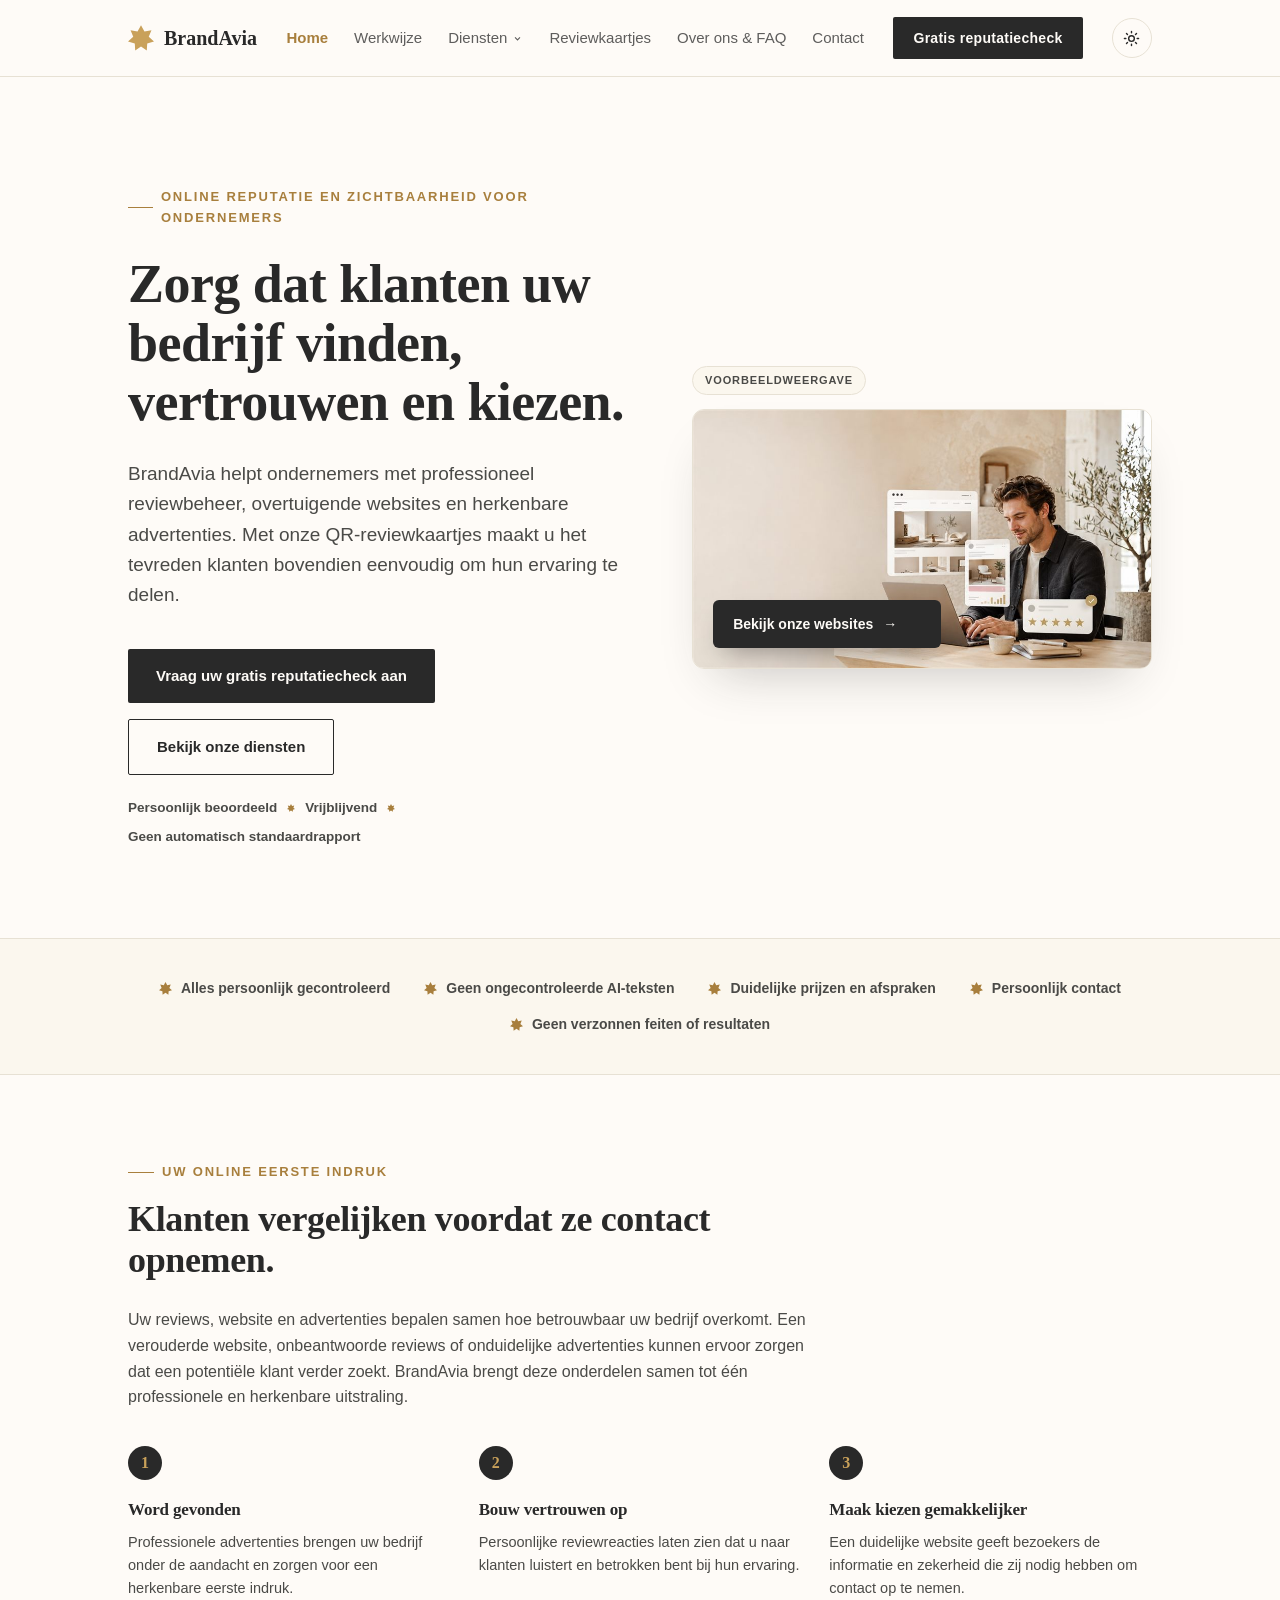
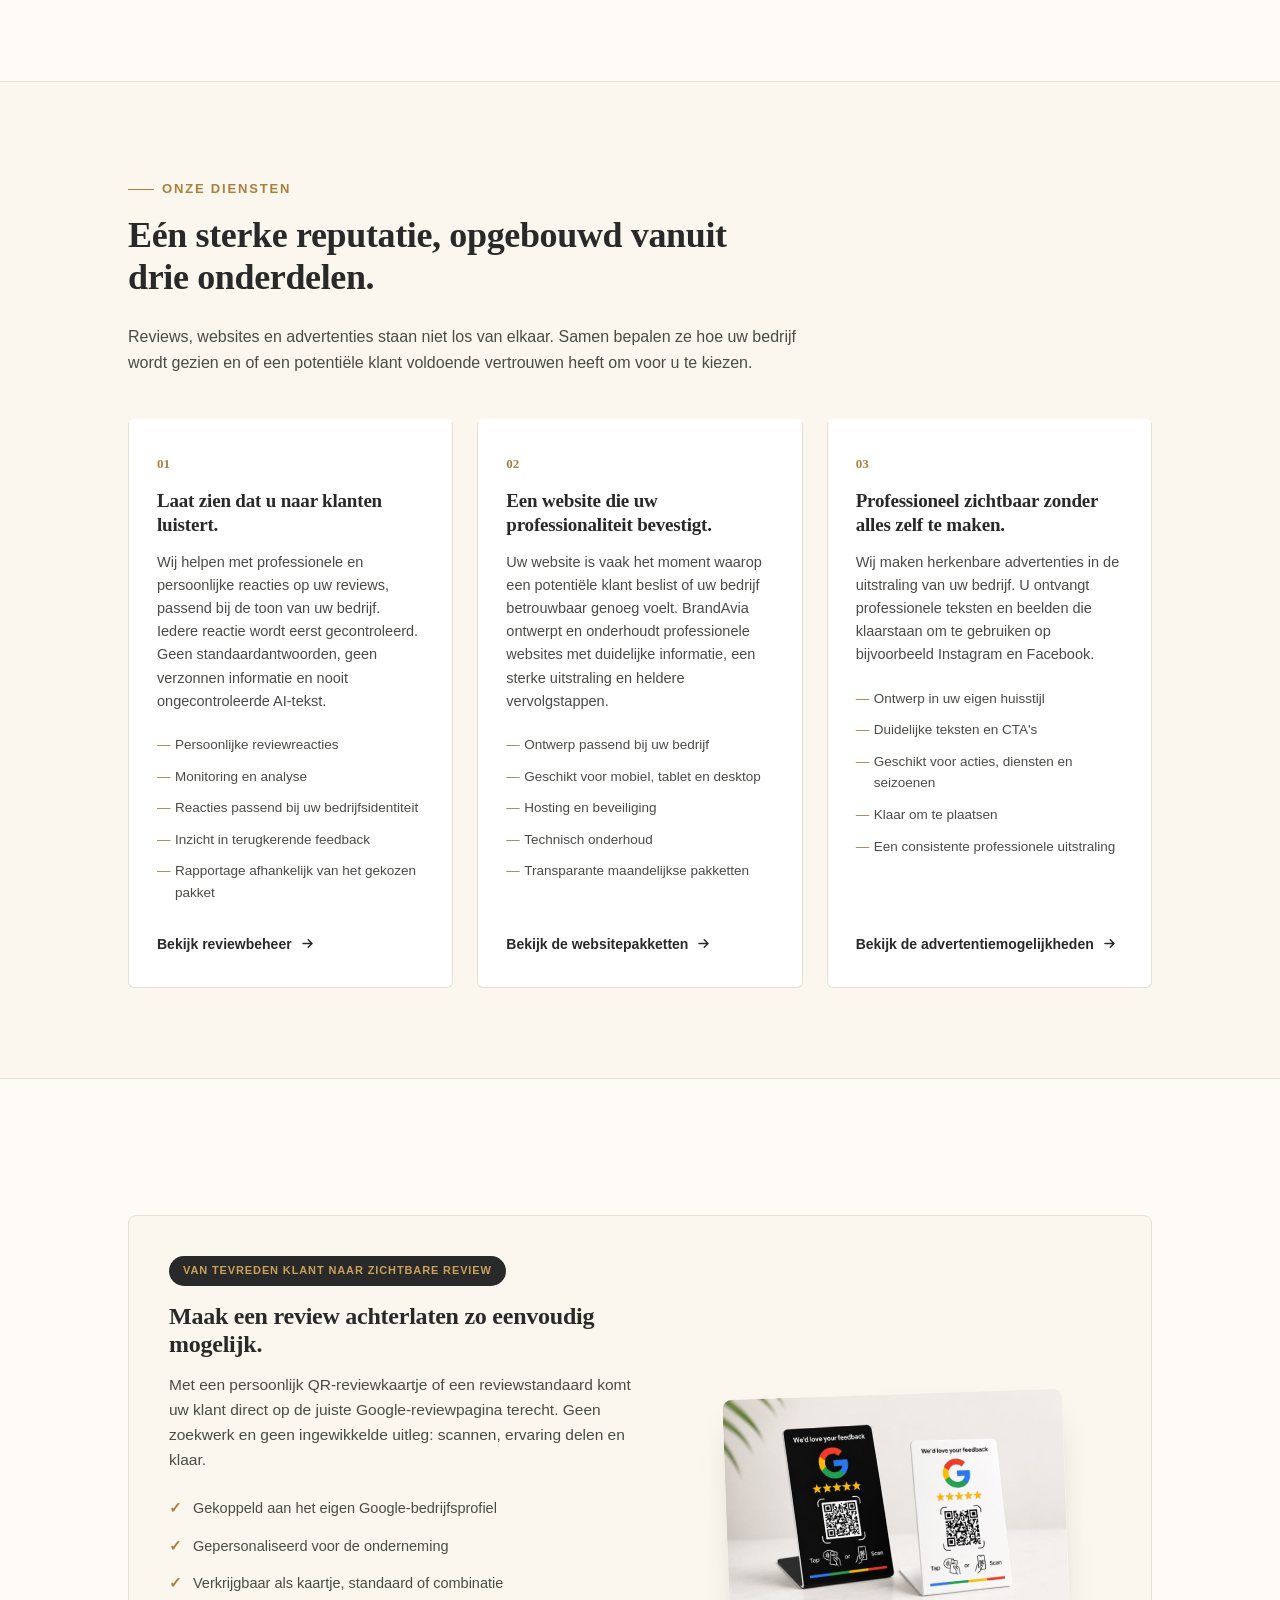
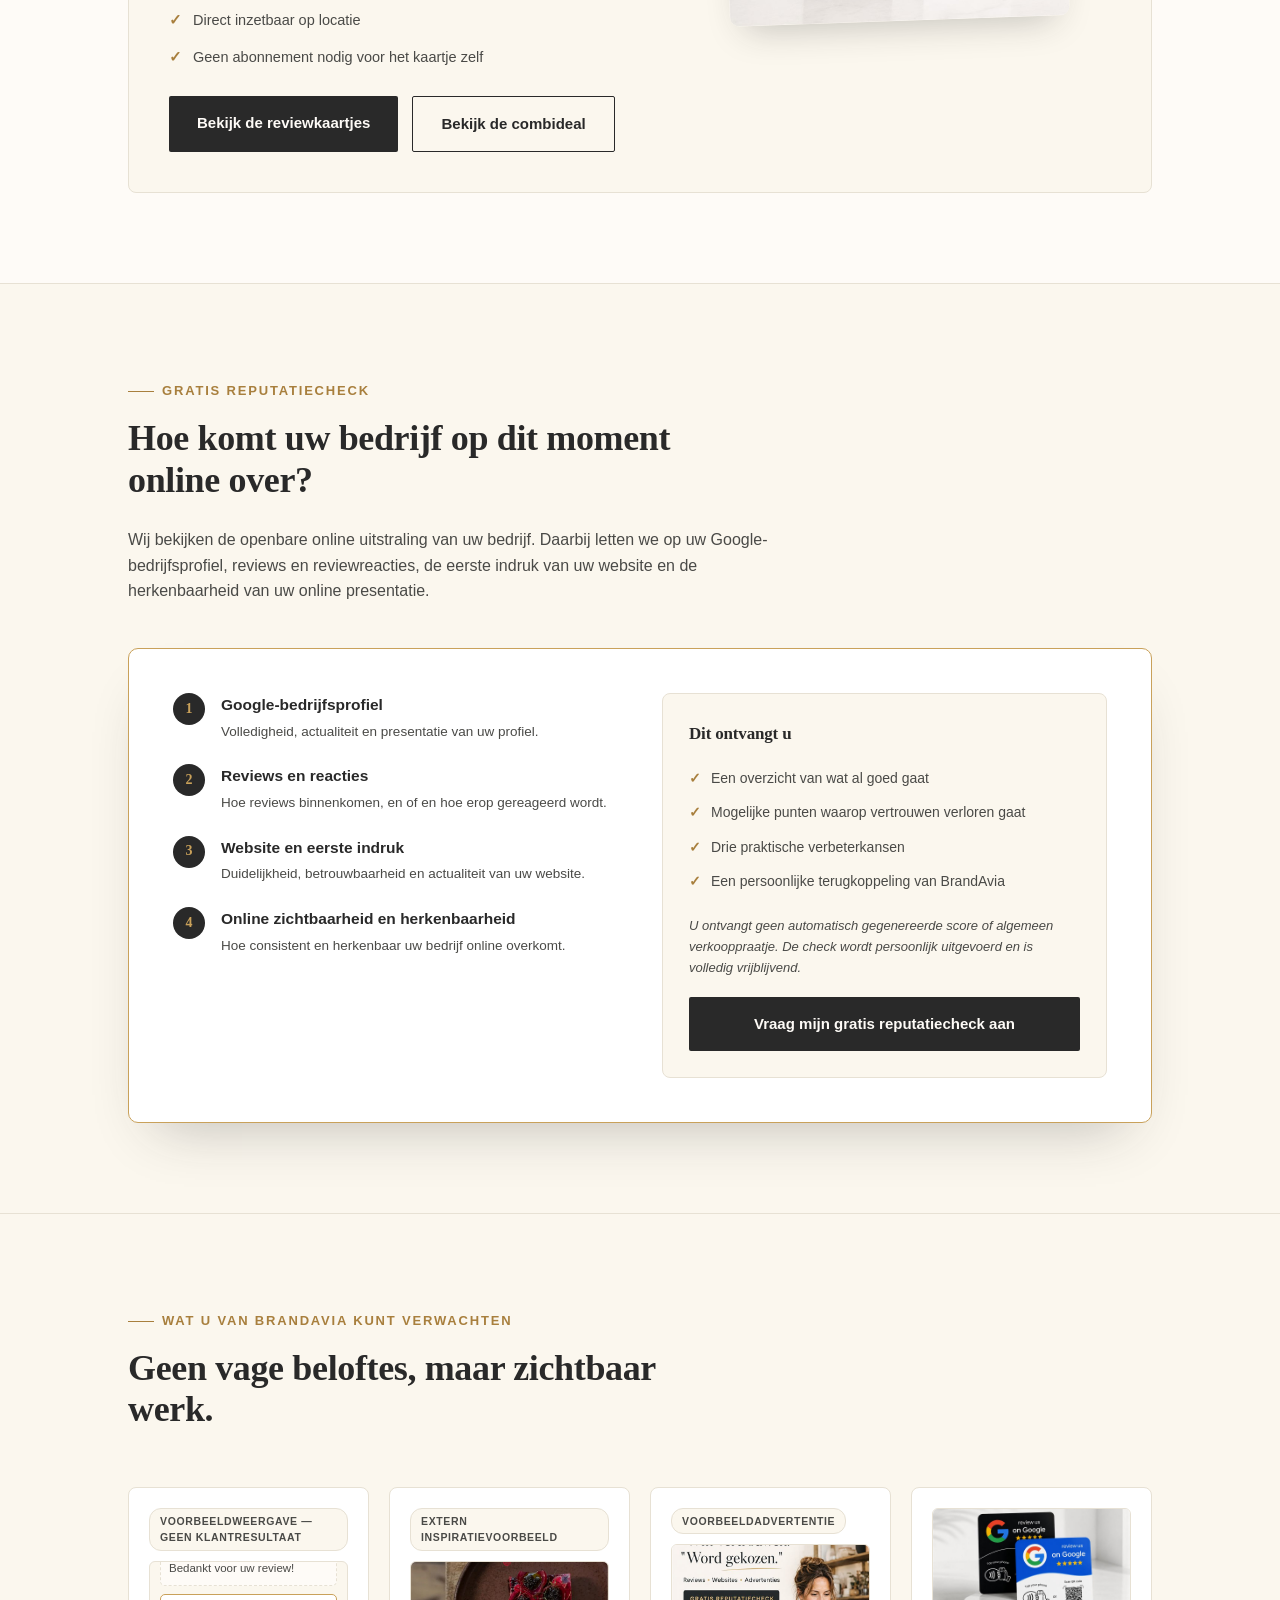
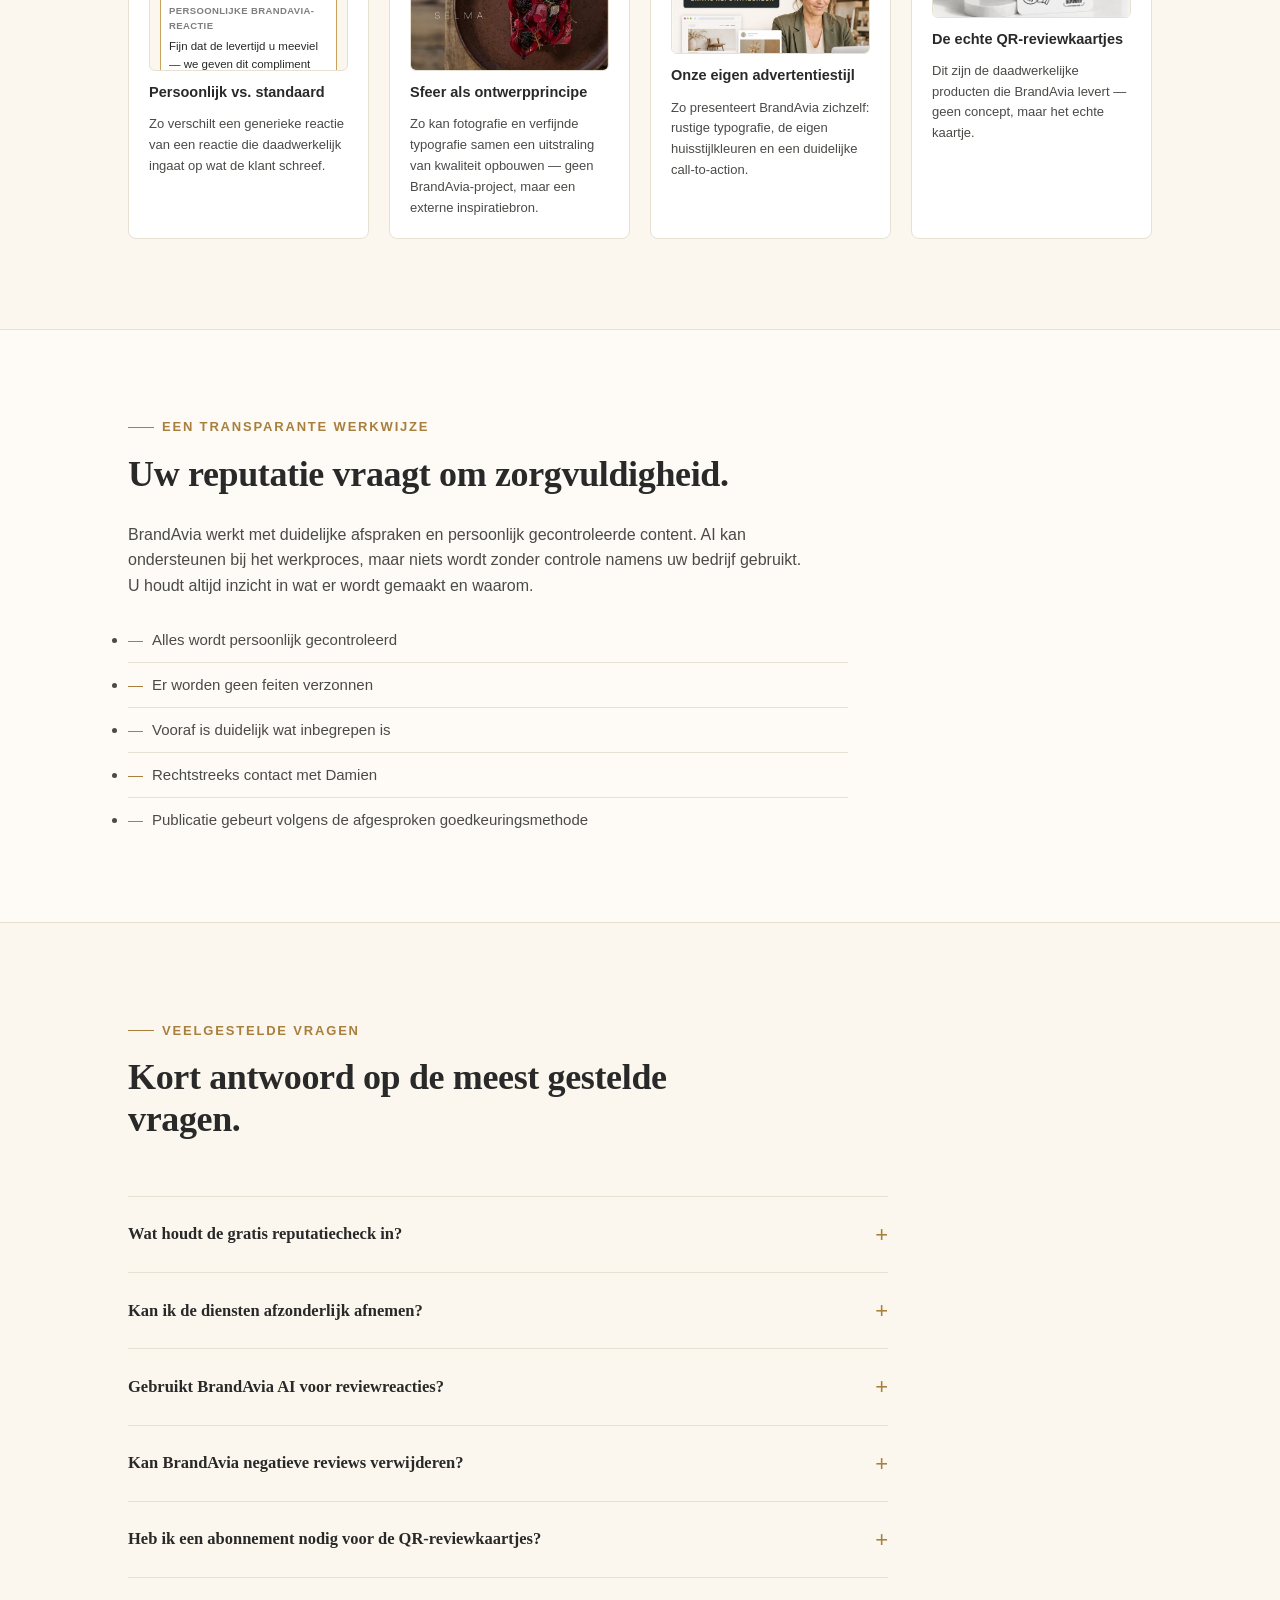
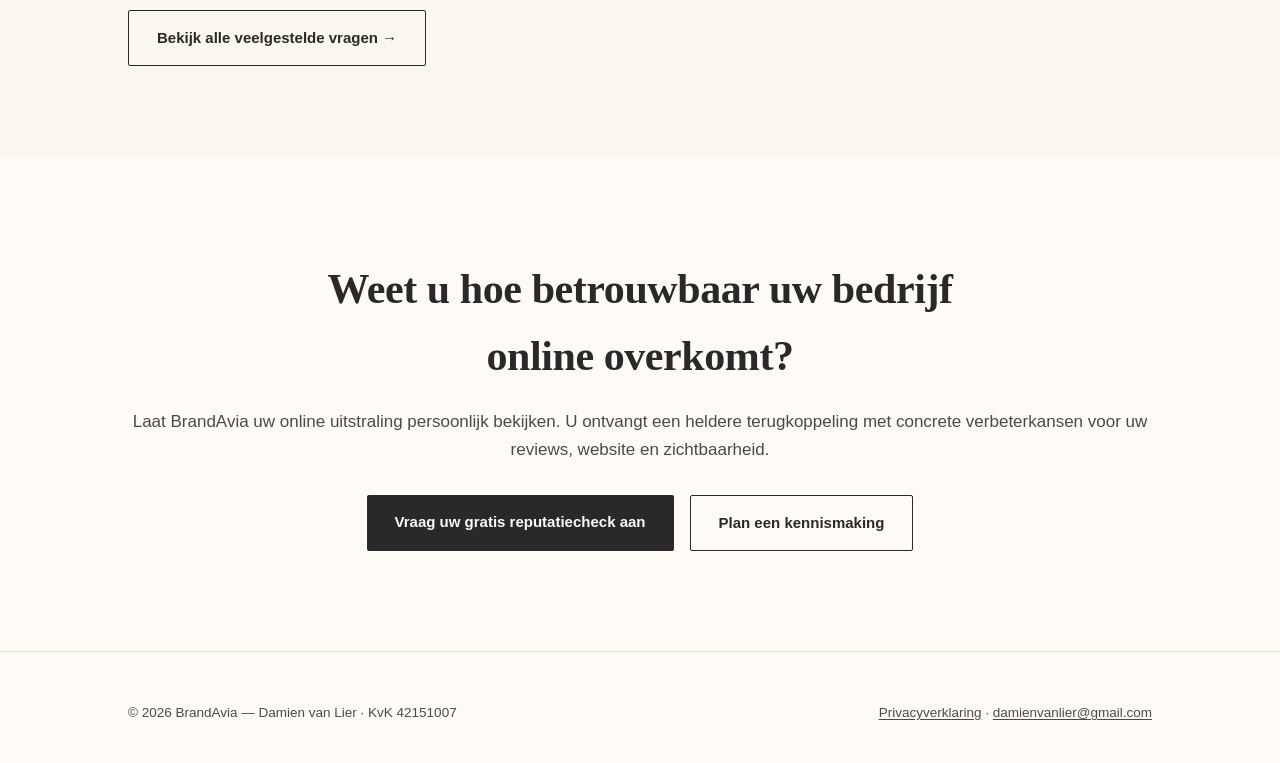
<file: index.html>
<!DOCTYPE html>
<html lang="nl">
<head>
<meta charset="UTF-8">
<script>(function(){try{var t=localStorage.getItem('brandavia-theme');if(t)document.documentElement.setAttribute('data-theme',t);}catch(e){}})();</script>
<meta name="viewport" content="width=device-width, initial-scale=1.0">
<meta name="theme-color" content="#292929">
<title>BrandAvia | Reviews, websites en advertenties</title>
<meta name="description" content="BrandAvia helpt ondernemers met professioneel reviewbeheer, websites, advertenties en QR-reviewkaartjes. Vraag een gratis persoonlijke reputatiecheck aan.">
<meta name="robots" content="index, follow">
<link rel="canonical" href="https://brandavia.nl/">

<meta property="og:type" content="website">
<meta property="og:site_name" content="BrandAvia">
<meta property="og:title" content="BrandAvia | Reviews, websites en advertenties">
<meta property="og:description" content="Professioneel reviewbeheer, websites, advertenties en QR-reviewkaartjes. Vraag een gratis persoonlijke reputatiecheck aan.">
<meta property="og:url" content="https://brandavia.nl/">
<meta property="og:locale" content="nl_NL">
<meta property="og:image" content="https://brandavia.nl/og-image.png">
<!-- TODO (Damien): og-image.png bestaat nog niet — voeg een 1200×630 afbeelding met logo + tagline toe aan de root van de website-repo -->

<link rel="icon" href="data:image/svg+xml,%3Csvg xmlns='http://www.w3.org/2000/svg' viewBox='0 0 54 53'%3E%3Crect width='54' height='53' rx='10' fill='%23292929'/%3E%3Cpath d='M27,7L32.9,17.8L45.2,15.8L40.6,26.9L50,35.4L38.5,39L37.7,51.3L27,44.2L16.3,51.3L15.5,39L4,35.4L13.4,26.9L8.8,15.8L21.1,17.8Z' fill='%23C9A15A'/%3E%3C/svg%3E">
<link rel="stylesheet" href="style.css?v=5">

<script type="application/ld+json">
{
  "@context": "https://schema.org",
  "@type": "ProfessionalService",
  "name": "BrandAvia",
  "description": "BrandAvia helpt ondernemers online gevonden, vertrouwd en gekozen te worden — met professioneel reviewbeheer, professionele websites, advertenties en social-content, en QR-reviewkaartjes voor lokale ondernemers.",
  "areaServed": "Goeree-Overflakkee",
  "founder": { "@type": "Person", "name": "Damien van Lier" },
  "email": "damienvanlier@gmail.com",
  "identifier": { "@type": "PropertyValue", "name": "KvK-nummer", "value": "42151007" }
}
</script>
</head>
<body>

<a class="skip-link" href="#main-content">Ga naar inhoud</a>

<nav>
  <div class="wrap">
    <a class="logo" href="/">
      <svg viewBox="0 0 54 53" fill="#C9A15A" aria-hidden="true"><path d="M27,0L34.2,12.8L48.7,10.4L43.1,24L54,33.9L39.9,38L39,52.6L27,44.2L15,52.6L14.1,38L0,33.9L10.9,24L5.3,10.4L19.8,12.8Z"/></svg>
      BrandAvia
    </a>
    <ul id="navLinks">
      <li><a href="/" aria-current="page">Home</a></li>
      <li><a href="/werkwijze">Werkwijze</a></li>
      <li class="nav-dropdown">
        <button class="nav-dropdown-toggle" type="button" aria-expanded="false" aria-haspopup="true">
          Diensten
          <svg class="chev" viewBox="0 0 20 20" fill="none" stroke="currentColor" stroke-width="2" aria-hidden="true"><path d="M5.5 8l4.5 4.5L14.5 8"/></svg>
        </button>
        <ul class="nav-submenu">
          <li><a href="/pakketten">Website</a></li>
          <li><a href="/reviews">Reviews</a></li>
          <li><a href="/advertenties">Advertenties</a></li>
        </ul>
      </li>
      <li><a href="/kaartjes">Reviewkaartjes</a></li>
      <li><a href="/over-ons">Over ons &amp; FAQ</a></li>
      <li><a href="/contact">Contact</a></li>
    </ul>
    <a class="nav-cta" href="/contact?aanvraag=reputatiecheck">Gratis reputatiecheck</a>
    <div class="nav-icons">
      <button class="theme-toggle" id="themeToggle" type="button" aria-label="Donker thema in-/uitschakelen">
        <svg class="icon-sun" viewBox="0 0 24 24" fill="none" stroke="currentColor" stroke-width="2" stroke-linecap="round" aria-hidden="true"><circle cx="12" cy="12" r="4"/><path d="M12 2v2M12 20v2M4.93 4.93l1.41 1.41M17.66 17.66l1.41 1.41M2 12h2M20 12h2M4.93 19.07l1.41-1.41M17.66 6.34l1.41-1.41"/></svg>
        <svg class="icon-moon" viewBox="0 0 24 24" fill="currentColor" aria-hidden="true"><path d="M20.354 15.354A9 9 0 018.646 3.646 9.003 9.003 0 1020.354 15.354z"/></svg>
      </button>
      <button class="nav-toggle" id="navToggle" aria-expanded="false" aria-controls="navLinks" aria-label="Menu openen">
        <span></span>
      </button>
    </div>
  </div>
</nav>

<header class="hero" id="main-content">
  <div class="wrap hero-grid">
    <div>
      <span class="eyebrow">Online reputatie en zichtbaarheid voor ondernemers</span>
      <h1 class="display">Zorg dat klanten uw bedrijf vinden, vertrouwen en kiezen.</h1>
      <p class="lede">BrandAvia helpt ondernemers met professioneel reviewbeheer, overtuigende websites en herkenbare advertenties. Met onze QR-reviewkaartjes maakt u het tevreden klanten bovendien eenvoudig om hun ervaring te delen.</p>
      <div class="hero-actions">
        <a class="btn-primary" href="/contact?aanvraag=reputatiecheck">Vraag uw gratis reputatiecheck aan</a>
        <a class="btn-ghost" href="#diensten">Bekijk onze diensten</a>
      </div>
      <p class="hero-trustline">Persoonlijk beoordeeld <svg class="dot-star" viewBox="0 0 54 53" aria-hidden="true"><path d="M27,0L34.2,12.8L48.7,10.4L43.1,24L54,33.9L39.9,38L39,52.6L27,44.2L15,52.6L14.1,38L0,33.9L10.9,24L5.3,10.4L19.8,12.8Z"/></svg> Vrijblijvend <svg class="dot-star" viewBox="0 0 54 53" aria-hidden="true"><path d="M27,0L34.2,12.8L48.7,10.4L43.1,24L54,33.9L39.9,38L39,52.6L27,44.2L15,52.6L14.1,38L0,33.9L10.9,24L5.3,10.4L19.8,12.8Z"/></svg> Geen automatisch standaardrapport</p>
    </div>

    <div class="hero-visual">
      <span class="hero-visual-tag">Voorbeeldweergave</span>
      <div class="hero-photo-card">
        <img src="img/hero-ondernemer.jpg" alt="Ondernemer werkt achter een laptop, met zwevende voorbeelden van een website, social-advertentie en Google-review." loading="lazy" width="900" height="507">
        <div class="hero-cta-rotator" id="heroCtaRotator">
          <a class="hero-cta-slide is-active" href="/pakketten">Bekijk onze websites <span class="arrow" aria-hidden="true">→</span></a>
          <a class="hero-cta-slide" href="/advertenties">Bekijk onze advertenties <span class="arrow" aria-hidden="true">→</span></a>
          <a class="hero-cta-slide" href="/reviews">Bekijk reviewbeheer <span class="arrow" aria-hidden="true">→</span></a>
        </div>
      </div>
    </div>
  </div>
</header>

<section class="trust-band">
  <div class="wrap">
    <div class="trust-band-item"><svg viewBox="0 0 54 53" aria-hidden="true"><path d="M27,0L34.2,12.8L48.7,10.4L43.1,24L54,33.9L39.9,38L39,52.6L27,44.2L15,52.6L14.1,38L0,33.9L10.9,24L5.3,10.4L19.8,12.8Z"/></svg> Alles persoonlijk gecontroleerd</div>
    <div class="trust-band-item"><svg viewBox="0 0 54 53" aria-hidden="true"><path d="M27,0L34.2,12.8L48.7,10.4L43.1,24L54,33.9L39.9,38L39,52.6L27,44.2L15,52.6L14.1,38L0,33.9L10.9,24L5.3,10.4L19.8,12.8Z"/></svg> Geen ongecontroleerde AI-teksten</div>
    <div class="trust-band-item"><svg viewBox="0 0 54 53" aria-hidden="true"><path d="M27,0L34.2,12.8L48.7,10.4L43.1,24L54,33.9L39.9,38L39,52.6L27,44.2L15,52.6L14.1,38L0,33.9L10.9,24L5.3,10.4L19.8,12.8Z"/></svg> Duidelijke prijzen en afspraken</div>
    <div class="trust-band-item"><svg viewBox="0 0 54 53" aria-hidden="true"><path d="M27,0L34.2,12.8L48.7,10.4L43.1,24L54,33.9L39.9,38L39,52.6L27,44.2L15,52.6L14.1,38L0,33.9L10.9,24L5.3,10.4L19.8,12.8Z"/></svg> Persoonlijk contact</div>
    <div class="trust-band-item"><svg viewBox="0 0 54 53" aria-hidden="true"><path d="M27,0L34.2,12.8L48.7,10.4L43.1,24L54,33.9L39.9,38L39,52.6L27,44.2L15,52.6L14.1,38L0,33.9L10.9,24L5.3,10.4L19.8,12.8Z"/></svg> Geen verzonnen feiten of resultaten</div>
  </div>
</section>

<section class="why">
  <div class="wrap">
    <div class="section-head">
      <span class="eyebrow">Uw online eerste indruk</span>
      <h2>Klanten vergelijken voordat ze contact opnemen.</h2>
    </div>
    <p style="font-size:16px; color:var(--charcoal-soft); max-width:680px; margin-top:-30px; margin-bottom:36px;">Uw reviews, website en advertenties bepalen samen hoe betrouwbaar uw bedrijf overkomt. Een verouderde website, onbeantwoorde reviews of onduidelijke advertenties kunnen ervoor zorgen dat een potentiële klant verder zoekt. BrandAvia brengt deze onderdelen samen tot één professionele en herkenbare uitstraling.</p>
    <div class="why-grid">
      <div class="why-item">
        <div class="mark">1</div>
        <h3>Word gevonden</h3>
        <p>Professionele advertenties brengen uw bedrijf onder de aandacht en zorgen voor een herkenbare eerste indruk.</p>
      </div>
      <div class="why-item">
        <div class="mark">2</div>
        <h3>Bouw vertrouwen op</h3>
        <p>Persoonlijke reviewreacties laten zien dat u naar klanten luistert en betrokken bent bij hun ervaring.</p>
      </div>
      <div class="why-item">
        <div class="mark">3</div>
        <h3>Maak kiezen gemakkelijker</h3>
        <p>Een duidelijke website geeft bezoekers de informatie en zekerheid die zij nodig hebben om contact op te nemen.</p>
      </div>
    </div>
  </div>
</section>

<section class="services" id="diensten">
  <div class="wrap">
    <div class="section-head">
      <span class="eyebrow">Onze diensten</span>
      <h2>Eén sterke reputatie, opgebouwd vanuit drie onderdelen.</h2>
    </div>
    <p style="font-size:16px; color:var(--charcoal-soft); max-width:680px; margin-top:-30px;">Reviews, websites en advertenties staan niet los van elkaar. Samen bepalen ze hoe uw bedrijf wordt gezien en of een potentiële klant voldoende vertrouwen heeft om voor u te kiezen.</p>

    <div class="dienst-grid">
      <div class="dienst-card">
        <span class="dienst-num">01</span>
        <h3>Laat zien dat u naar klanten luistert.</h3>
        <p>Wij helpen met professionele en persoonlijke reacties op uw reviews, passend bij de toon van uw bedrijf. Iedere reactie wordt eerst gecontroleerd. Geen standaardantwoorden, geen verzonnen informatie en nooit ongecontroleerde AI-tekst.</p>
        <ul>
          <li>Persoonlijke reviewreacties</li>
          <li>Monitoring en analyse</li>
          <li>Reacties passend bij uw bedrijfsidentiteit</li>
          <li>Inzicht in terugkerende feedback</li>
          <li>Rapportage afhankelijk van het gekozen pakket</li>
        </ul>
        <a class="dienst-cta" href="/reviews">Bekijk reviewbeheer <svg class="arrow" viewBox="0 0 20 20" fill="none" stroke="currentColor" stroke-width="2" stroke-linecap="round" stroke-linejoin="round" aria-hidden="true"><path d="M4 10h12M11 5l5 5-5 5"/></svg></a>
      </div>

      <div class="dienst-card">
        <span class="dienst-num">02</span>
        <h3>Een website die uw professionaliteit bevestigt.</h3>
        <p>Uw website is vaak het moment waarop een potentiële klant beslist of uw bedrijf betrouwbaar genoeg voelt. BrandAvia ontwerpt en onderhoudt professionele websites met duidelijke informatie, een sterke uitstraling en heldere vervolgstappen.</p>
        <ul>
          <li>Ontwerp passend bij uw bedrijf</li>
          <li>Geschikt voor mobiel, tablet en desktop</li>
          <li>Hosting en beveiliging</li>
          <li>Technisch onderhoud</li>
          <li>Transparante maandelijkse pakketten</li>
        </ul>
        <a class="dienst-cta" href="/pakketten">Bekijk de websitepakketten <svg class="arrow" viewBox="0 0 20 20" fill="none" stroke="currentColor" stroke-width="2" stroke-linecap="round" stroke-linejoin="round" aria-hidden="true"><path d="M4 10h12M11 5l5 5-5 5"/></svg></a>
      </div>

      <div class="dienst-card">
        <span class="dienst-num">03</span>
        <h3>Professioneel zichtbaar zonder alles zelf te maken.</h3>
        <p>Wij maken herkenbare advertenties in de uitstraling van uw bedrijf. U ontvangt professionele teksten en beelden die klaarstaan om te gebruiken op bijvoorbeeld Instagram en Facebook.</p>
        <ul>
          <li>Ontwerp in uw eigen huisstijl</li>
          <li>Duidelijke teksten en CTA's</li>
          <li>Geschikt voor acties, diensten en seizoenen</li>
          <li>Klaar om te plaatsen</li>
          <li>Een consistente professionele uitstraling</li>
        </ul>
        <a class="dienst-cta" href="/advertenties">Bekijk de advertentiemogelijkheden <svg class="arrow" viewBox="0 0 20 20" fill="none" stroke="currentColor" stroke-width="2" stroke-linecap="round" stroke-linejoin="round" aria-hidden="true"><path d="M4 10h12M11 5l5 5-5 5"/></svg></a>
      </div>
    </div>
  </div>
</section>

<section class="pricing">
  <div class="wrap">
    <div class="uitgelicht-panel">
      <div class="uitgelicht-text">
        <span class="uitgelicht-tag">Van tevreden klant naar zichtbare review</span>
        <h3>Maak een review achterlaten zo eenvoudig mogelijk.</h3>
        <p>Met een persoonlijk QR-reviewkaartje of een reviewstandaard komt uw klant direct op de juiste Google-reviewpagina terecht. Geen zoekwerk en geen ingewikkelde uitleg: scannen, ervaring delen en klaar.</p>
        <ul class="uitgelicht-features">
          <li>Gekoppeld aan het eigen Google-bedrijfsprofiel</li>
          <li>Gepersonaliseerd voor de onderneming</li>
          <li>Verkrijgbaar als kaartje, standaard of combinatie</li>
          <li>Direct inzetbaar op locatie</li>
          <li>Geen abonnement nodig voor het kaartje zelf</li>
        </ul>
        <div style="display:flex; gap:14px; flex-wrap:wrap;">
          <a class="btn-primary" href="/kaartjes">Bekijk de reviewkaartjes</a>
          <a class="btn-ghost" href="/kaartjes#contact">Bekijk de combideal</a>
        </div>
      </div>
      <div class="uitgelicht-visual">
        <img src="img/google-kaartje-standaard.jpg" alt="Google Review Standaard met QR-code en NFC-tik, staand op een balie." loading="lazy" style="border-radius:10px; box-shadow:0 18px 36px -16px rgba(41,41,41,0.28); max-width:340px; width:100%; transform:rotate(-2deg);">
      </div>
    </div>
  </div>
</section>

<section class="repcheck" id="reputatiecheck">
  <div class="wrap">
    <div class="section-head">
      <span class="eyebrow">Gratis reputatiecheck</span>
      <h2>Hoe komt uw bedrijf op dit moment online over?</h2>
    </div>
    <p style="font-size:16px; color:var(--charcoal-soft); max-width:680px; margin-top:-30px;">Wij bekijken de openbare online uitstraling van uw bedrijf. Daarbij letten we op uw Google-bedrijfsprofiel, reviews en reviewreacties, de eerste indruk van uw website en de herkenbaarheid van uw online presentatie.</p>

    <div class="repcheck-panel">
      <div class="repcheck-checks">
        <div class="repcheck-check">
          <div class="mark">1</div>
          <div><h4>Google-bedrijfsprofiel</h4><p>Volledigheid, actualiteit en presentatie van uw profiel.</p></div>
        </div>
        <div class="repcheck-check">
          <div class="mark">2</div>
          <div><h4>Reviews en reacties</h4><p>Hoe reviews binnenkomen, en of en hoe erop gereageerd wordt.</p></div>
        </div>
        <div class="repcheck-check">
          <div class="mark">3</div>
          <div><h4>Website en eerste indruk</h4><p>Duidelijkheid, betrouwbaarheid en actualiteit van uw website.</p></div>
        </div>
        <div class="repcheck-check">
          <div class="mark">4</div>
          <div><h4>Online zichtbaarheid en herkenbaarheid</h4><p>Hoe consistent en herkenbaar uw bedrijf online overkomt.</p></div>
        </div>
      </div>

      <div class="repcheck-receive">
        <h3>Dit ontvangt u</h3>
        <ul>
          <li>Een overzicht van wat al goed gaat</li>
          <li>Mogelijke punten waarop vertrouwen verloren gaat</li>
          <li>Drie praktische verbeterkansen</li>
          <li>Een persoonlijke terugkoppeling van BrandAvia</li>
        </ul>
        <p class="repcheck-trust">U ontvangt geen automatisch gegenereerde score of algemeen verkooppraatje. De check wordt persoonlijk uitgevoerd en is volledig vrijblijvend.</p>
        <a class="btn-primary" href="/contact?aanvraag=reputatiecheck" style="width:100%; text-align:center;">Vraag mijn gratis reputatiecheck aan</a>
      </div>
    </div>
  </div>
</section>

<section class="services">
  <div class="wrap">
    <div class="section-head">
      <span class="eyebrow">Wat u van BrandAvia kunt verwachten</span>
      <h2>Geen vage beloftes, maar zichtbaar werk.</h2>
    </div>
    <div class="expect-grid">
      <div class="expect-card">
        <span class="expect-label">Voorbeeldweergave — geen klantresultaat</span>
        <div class="expect-visual">
          <div class="expect-reply-compare">
            <div class="std"><span class="tag">Standaardreactie</span>Bedankt voor uw review!</div>
            <div class="personal"><span class="tag">Persoonlijke BrandAvia-reactie</span>Fijn dat de levertijd u meeviel — we geven dit compliment door aan het team.</div>
          </div>
        </div>
        <h4>Persoonlijk vs. standaard</h4>
        <p>Zo verschilt een generieke reactie van een reactie die daadwerkelijk ingaat op wat de klant schreef.</p>
      </div>

      <div class="expect-card">
        <span class="expect-label">Extern inspiratievoorbeeld</span>
        <div class="expect-visual">
          <img src="img/voorbeeld-restaurant-concept.jpg" alt="Voorbeeld van een sfeervolle restaurantwebsite met fotografie op volledige breedte en verfijnde typografie." loading="lazy">
        </div>
        <h4>Sfeer als ontwerpprincipe</h4>
        <p>Zo kan fotografie en verfijnde typografie samen een uitstraling van kwaliteit opbouwen — geen BrandAvia-project, maar een externe inspiratiebron.</p>
      </div>

      <div class="expect-card">
        <span class="expect-label">Voorbeeldadvertentie</span>
        <div class="expect-visual">
          <img src="img/voorbeeldadvertentie-reputatiecheck.jpg" alt="Voorbeeldadvertentie van BrandAvia met de tekst 'Word gevonden, win vertrouwen, word gekozen' en de call-to-action Gratis reputatiecheck." loading="lazy">
        </div>
        <h4>Onze eigen advertentiestijl</h4>
        <p>Zo presenteert BrandAvia zichzelf: rustige typografie, de eigen huisstijlkleuren en een duidelijke call-to-action.</p>
      </div>

      <div class="expect-card">
        <div class="expect-visual">
          <img src="img/google-kaartje-tafel.jpg" alt="Echt Google Review Kaartje van BrandAvia, met QR-code en NFC-tik." loading="lazy">
        </div>
        <h4>De echte QR-reviewkaartjes</h4>
        <p>Dit zijn de daadwerkelijke producten die BrandAvia levert — geen concept, maar het echte kaartje.</p>
      </div>
    </div>
  </div>
</section>

<section class="why">
  <div class="wrap">
    <div class="section-head">
      <span class="eyebrow">Een transparante werkwijze</span>
      <h2>Uw reputatie vraagt om zorgvuldigheid.</h2>
    </div>
    <p style="font-size:16px; color:var(--charcoal-soft); max-width:680px; margin-top:-30px; margin-bottom:8px;">BrandAvia werkt met duidelijke afspraken en persoonlijk gecontroleerde content. AI kan ondersteunen bij het werkproces, maar niets wordt zonder controle namens uw bedrijf gebruikt. U houdt altijd inzicht in wat er wordt gemaakt en waarom.</p>
    <ul class="terms-list">
      <li>Alles wordt persoonlijk gecontroleerd</li>
      <li>Er worden geen feiten verzonnen</li>
      <li>Vooraf is duidelijk wat inbegrepen is</li>
      <li>Rechtstreeks contact met Damien</li>
      <li>Publicatie gebeurt volgens de afgesproken goedkeuringsmethode</li>
    </ul>
  </div>
</section>

<section class="services" style="border-bottom:none;">
  <div class="wrap">
    <div class="section-head">
      <span class="eyebrow">Veelgestelde vragen</span>
      <h2>Kort antwoord op de meest gestelde vragen.</h2>
    </div>
  </div>
  <div class="wrap">
    <div class="faq-list">
      <details class="faq-item">
        <summary>Wat houdt de gratis reputatiecheck in?</summary>
        <p>BrandAvia bekijkt de openbaar zichtbare onderdelen van uw online reputatie, waaronder uw reviews, reviewreacties, website en online presentatie. U ontvangt een persoonlijke terugkoppeling met concrete verbeterkansen.</p>
      </details>
      <details class="faq-item">
        <summary>Kan ik de diensten afzonderlijk afnemen?</summary>
        <p>Ja. Reviewbeheer, websites en advertenties zijn los van elkaar af te nemen. Combineert u een reviewpakket met advertenties, dan geldt automatisch een combinatiekorting — zie de <a href="/advertenties">advertentiepagina</a> voor de rekentool.</p>
      </details>
      <details class="faq-item">
        <summary>Gebruikt BrandAvia AI voor reviewreacties?</summary>
        <p>AI kan het werkproces ondersteunen, maar iedere reactie wordt persoonlijk gecontroleerd op toon, juistheid en geschiktheid. Er wordt nooit ongecontroleerde AI-tekst namens uw bedrijf gepubliceerd.</p>
      </details>
      <details class="faq-item">
        <summary>Kan BrandAvia negatieve reviews verwijderen?</summary>
        <p>Nee. BrandAvia kan negatieve reviews niet verwijderen en belooft dit ook niet. Wij helpen u wel om professioneel te reageren, terugkerende kritiek te herkennen en zorgvuldig met uw online reputatie om te gaan.</p>
      </details>
      <details class="faq-item">
        <summary>Heb ik een abonnement nodig voor de QR-reviewkaartjes?</summary>
        <p>Nee. De QR-reviewkaartjes en reviewstandaarden zijn eenmalig aan te schaffen, zonder abonnement. Zie de <a href="/kaartjes">reviewkaartjes-pagina</a> voor prijzen en de combideal.</p>
      </details>
    </div>
    <div style="margin-top:32px;">
      <a class="btn-ghost" href="/over-ons">Bekijk alle veelgestelde vragen →</a>
    </div>
  </div>
</section>

<section class="cta" id="contact">
  <div class="wrap">
    <h2>Weet u hoe betrouwbaar uw bedrijf online overkomt?</h2>
    <p>Laat BrandAvia uw online uitstraling persoonlijk bekijken. U ontvangt een heldere terugkoppeling met concrete verbeterkansen voor uw reviews, website en zichtbaarheid.</p>
    <div style="display:flex; gap:16px; flex-wrap:wrap; justify-content:center;">
      <a class="btn-primary" href="/contact?aanvraag=reputatiecheck">Vraag uw gratis reputatiecheck aan</a>
      <a class="btn-ghost" href="/contact">Plan een kennismaking</a>
    </div>
  </div>
</section>

<footer>
  <div class="wrap">
    <span>© 2026 BrandAvia — Damien van Lier · KvK 42151007</span>
    <span><a href="/privacy">Privacyverklaring</a> · <a href="mailto:damienvanlier@gmail.com">damienvanlier@gmail.com</a></span>
  </div>
</footer>

<script>
  (function(){
    var toggle = document.getElementById('navToggle');
    var links = document.getElementById('navLinks');
    if(!toggle || !links) return;
    toggle.addEventListener('click', function(){
      var open = toggle.getAttribute('aria-expanded') === 'true';
      toggle.setAttribute('aria-expanded', String(!open));
      links.classList.toggle('open', !open);
      toggle.setAttribute('aria-label', open ? 'Menu openen' : 'Menu sluiten');
    });
    links.querySelectorAll('a').forEach(function(a){
      a.addEventListener('click', function(){
        toggle.setAttribute('aria-expanded', 'false');
        links.classList.remove('open');
        toggle.setAttribute('aria-label', 'Menu openen');
      });
    });
  })();

  (function(){
    var dropdown = document.querySelector('.nav-dropdown');
    if(!dropdown) return;
    var toggle = dropdown.querySelector('.nav-dropdown-toggle');
    toggle.addEventListener('click', function(e){
      e.stopPropagation();
      var open = dropdown.classList.toggle('open');
      toggle.setAttribute('aria-expanded', String(open));
    });
    document.addEventListener('click', function(e){
      if(!dropdown.contains(e.target)){
        dropdown.classList.remove('open');
        toggle.setAttribute('aria-expanded', 'false');
      }
    });
  })();

  (function(){
    var btn = document.getElementById('themeToggle');
    if(!btn) return;
    var root = document.documentElement;
    function current(){
      var stored = root.getAttribute('data-theme');
      if(stored) return stored;
      return window.matchMedia('(prefers-color-scheme: dark)').matches ? 'dark' : 'light';
    }
    btn.addEventListener('click', function(){
      var next = current() === 'dark' ? 'light' : 'dark';
      root.setAttribute('data-theme', next);
      try{ localStorage.setItem('brandavia-theme', next); }catch(e){}
    });
  })();

  // Hero-visual CTA-rotator — wisselt om de beurt tussen Website/Advertenties/Reviews
  (function(){
    var rotator = document.getElementById('heroCtaRotator');
    if(!rotator) return;
    var slides = Array.prototype.slice.call(rotator.querySelectorAll('.hero-cta-slide'));
    if(slides.length < 2) return;
    var reduceMotion = window.matchMedia('(prefers-reduced-motion: reduce)').matches;
    if(reduceMotion) return;

    var current = 0;
    var timerId = null;

    function next(){
      slides[current].classList.remove('is-active');
      current = (current + 1) % slides.length;
      slides[current].classList.add('is-active');
    }
    function start(){
      if(timerId) return;
      timerId = setInterval(next, 3000);
    }
    function stop(){
      if(timerId){ clearInterval(timerId); timerId = null; }
    }

    rotator.addEventListener('mouseenter', stop);
    rotator.addEventListener('mouseleave', start);
    rotator.addEventListener('focusin', stop);
    rotator.addEventListener('focusout', start);
    document.addEventListener('visibilitychange', function(){
      if(document.hidden) stop(); else start();
    });

    start();
  })();
</script>
</body>
</html>
</file>
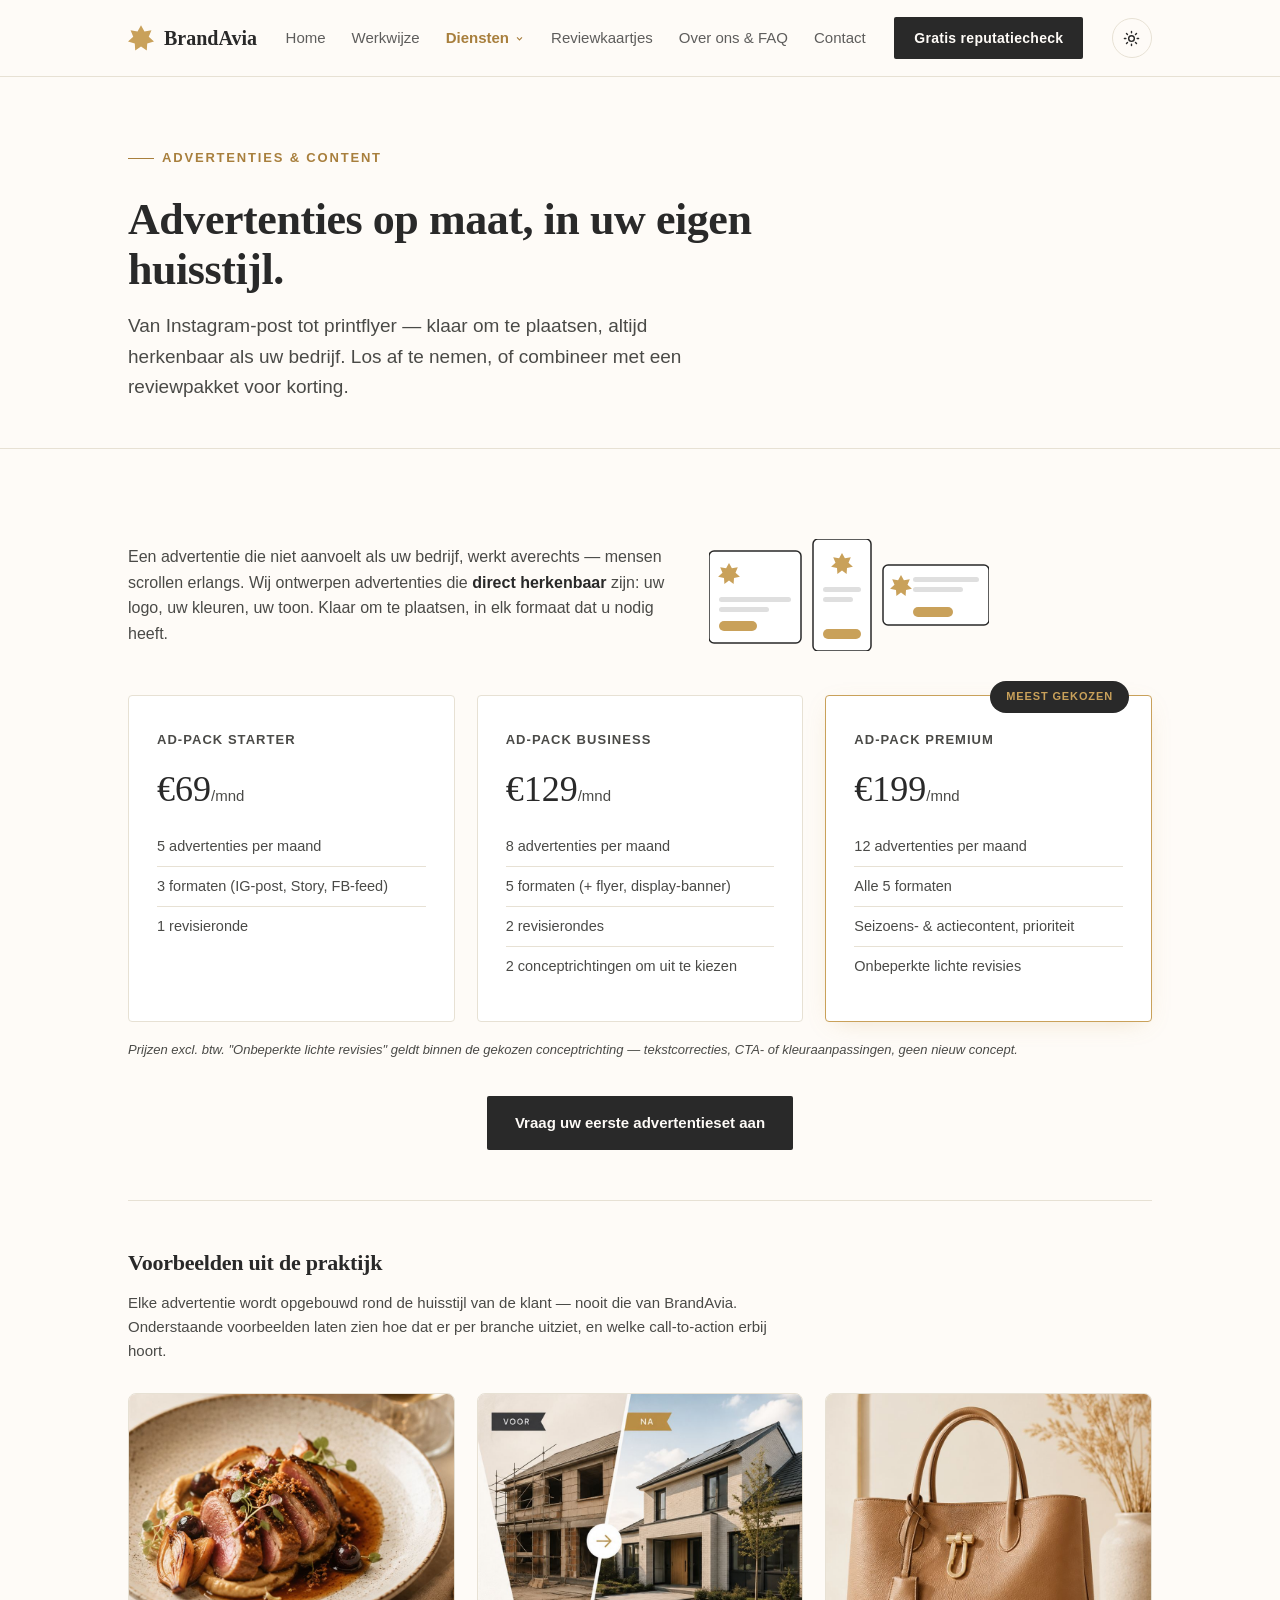
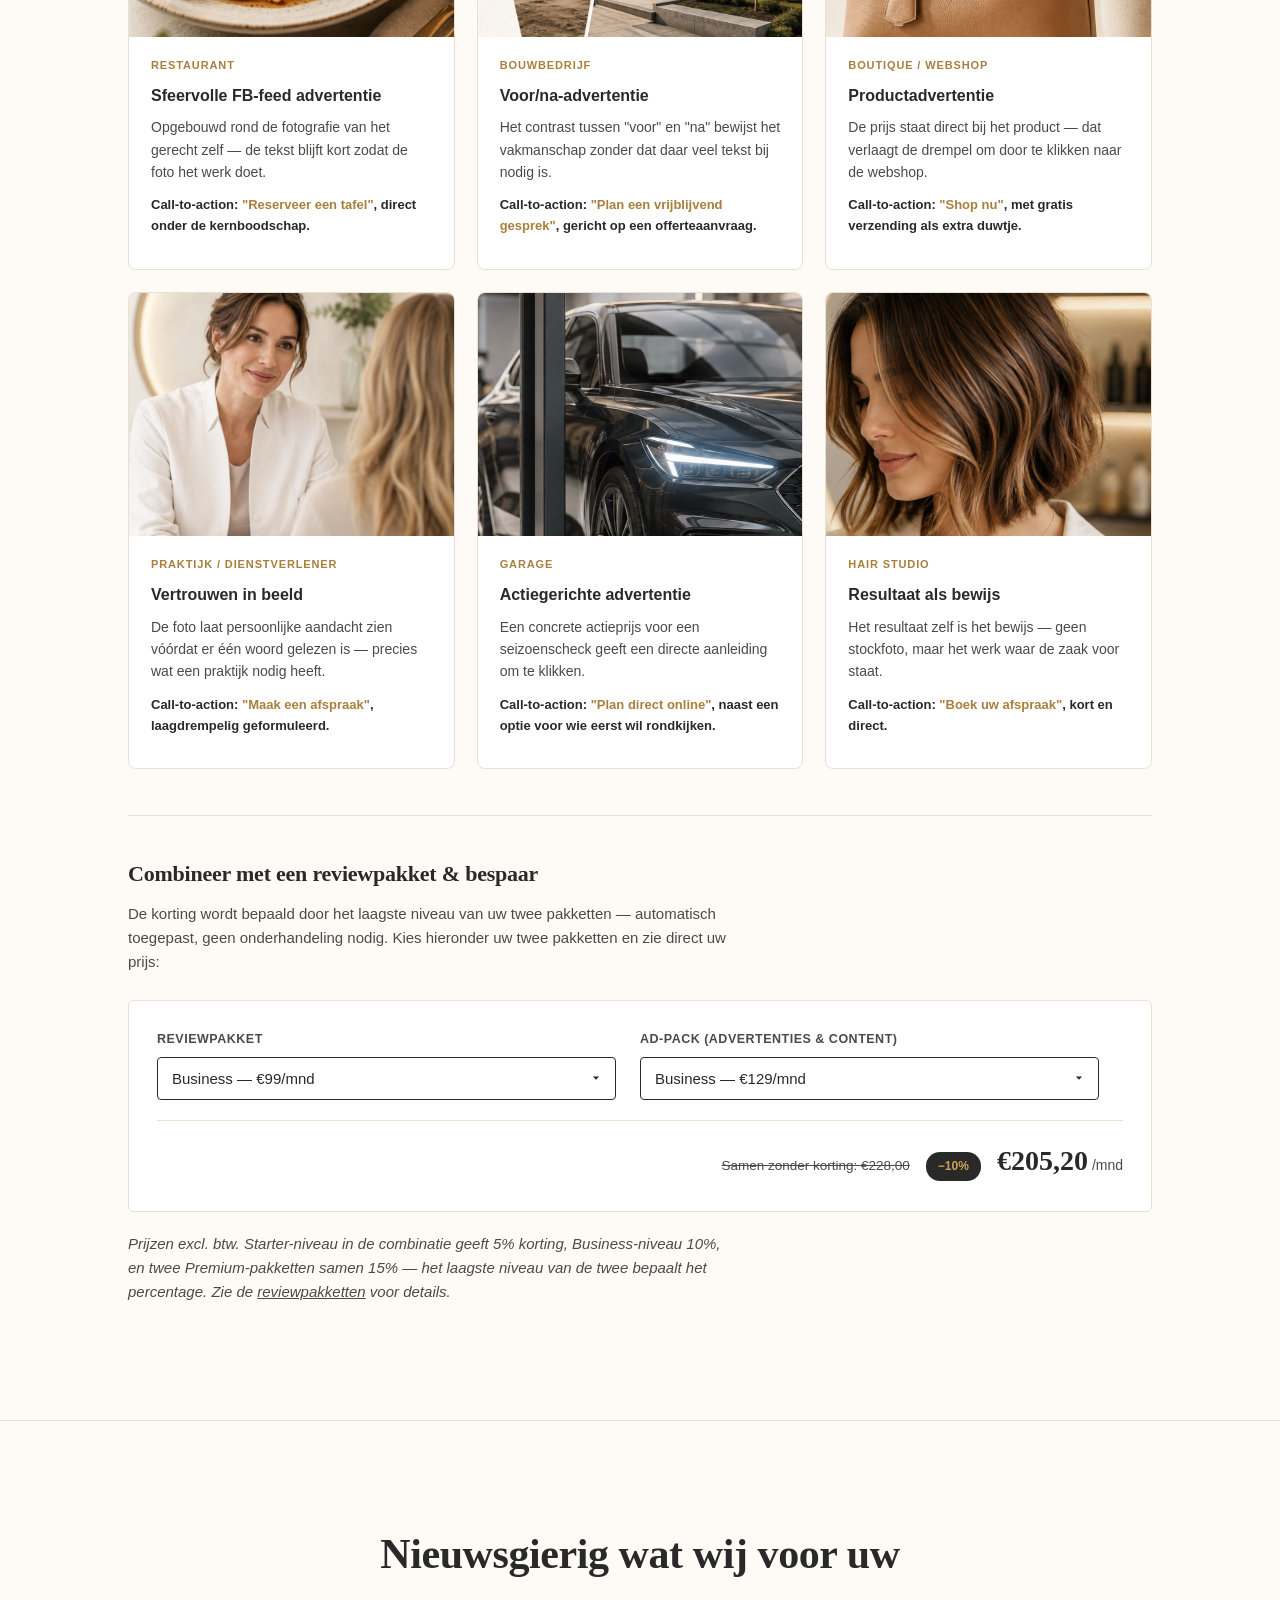
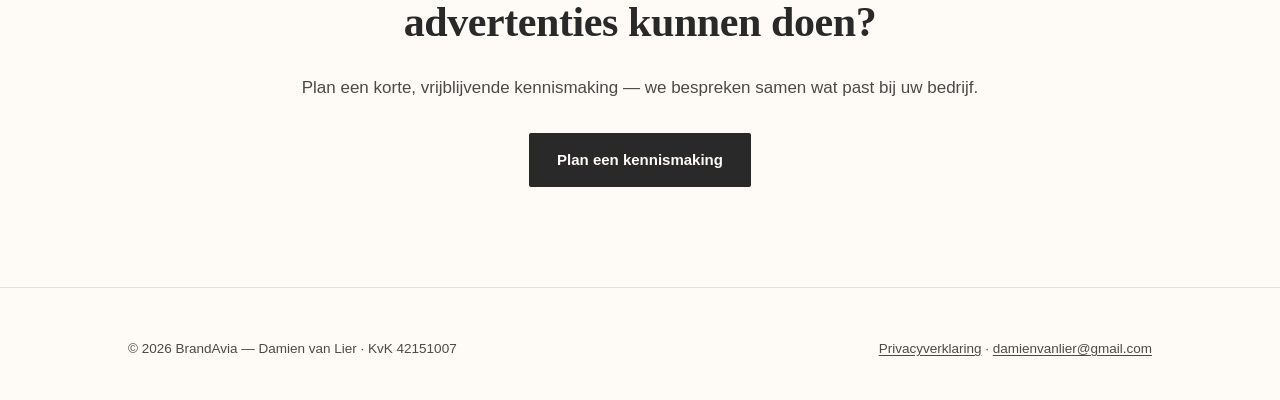
<file: advertenties.html>
<!DOCTYPE html>
<html lang="nl">
<head>
<meta charset="UTF-8">
<script>(function(){try{var t=localStorage.getItem('brandavia-theme');if(t)document.documentElement.setAttribute('data-theme',t);}catch(e){}})();</script>
<meta name="viewport" content="width=device-width, initial-scale=1.0">
<meta name="theme-color" content="#292929">
<title>Advertenties &amp; content — BrandAvia</title>
<meta name="description" content="Advertenties en social-content op maat, in uw eigen huisstijl. Combineer met een reviewpakket en bespaar automatisch.">
<meta name="robots" content="index, follow">
<link rel="canonical" href="https://brandavia.nl/advertenties">
<meta property="og:type" content="website">
<meta property="og:site_name" content="BrandAvia">
<meta property="og:title" content="Advertenties & content — BrandAvia">
<meta property="og:description" content="Ad-Pack Starter, Business en Premium — advertenties in uw eigen huisstijl.">
<meta property="og:url" content="https://brandavia.nl/advertenties">
<meta property="og:locale" content="nl_NL">
<link rel="icon" href="data:image/svg+xml,%3Csvg xmlns='http://www.w3.org/2000/svg' viewBox='0 0 54 53'%3E%3Crect width='54' height='53' rx='10' fill='%23292929'/%3E%3Cpath d='M27,7L32.9,17.8L45.2,15.8L40.6,26.9L50,35.4L38.5,39L37.7,51.3L27,44.2L16.3,51.3L15.5,39L4,35.4L13.4,26.9L8.8,15.8L21.1,17.8Z' fill='%23C9A15A'/%3E%3C/svg%3E">
<link rel="stylesheet" href="style.css?v=5">
</head>
<body>

<a class="skip-link" href="#main-content">Ga naar inhoud</a>

<nav>
  <div class="wrap">
    <a class="logo" href="/">
      <svg viewBox="0 0 54 53" fill="#C9A15A" aria-hidden="true"><path d="M27,0L34.2,12.8L48.7,10.4L43.1,24L54,33.9L39.9,38L39,52.6L27,44.2L15,52.6L14.1,38L0,33.9L10.9,24L5.3,10.4L19.8,12.8Z"/></svg>
      BrandAvia
    </a>
    <ul id="navLinks">
      <li><a href="/">Home</a></li>
      <li><a href="/werkwijze">Werkwijze</a></li>
      <li class="nav-dropdown">
        <button class="nav-dropdown-toggle active" type="button" aria-expanded="false" aria-haspopup="true">
          Diensten
          <svg class="chev" viewBox="0 0 20 20" fill="none" stroke="currentColor" stroke-width="2" aria-hidden="true"><path d="M5.5 8l4.5 4.5L14.5 8"/></svg>
        </button>
        <ul class="nav-submenu">
          <li><a href="/pakketten">Website</a></li>
          <li><a href="/reviews">Reviews</a></li>
          <li><a href="/advertenties" aria-current="page">Advertenties</a></li>
        </ul>
      </li>
      <li><a href="/kaartjes">Reviewkaartjes</a></li>
      <li><a href="/over-ons">Over ons &amp; FAQ</a></li>
      <li><a href="/contact">Contact</a></li>
    </ul>
    <a class="nav-cta" href="/contact?aanvraag=reputatiecheck">Gratis reputatiecheck</a>
    <div class="nav-icons">
      <button class="theme-toggle" id="themeToggle" type="button" aria-label="Donker thema in-/uitschakelen">
        <svg class="icon-sun" viewBox="0 0 24 24" fill="none" stroke="currentColor" stroke-width="2" stroke-linecap="round" aria-hidden="true"><circle cx="12" cy="12" r="4"/><path d="M12 2v2M12 20v2M4.93 4.93l1.41 1.41M17.66 17.66l1.41 1.41M2 12h2M20 12h2M4.93 19.07l1.41-1.41M17.66 6.34l1.41-1.41"/></svg>
        <svg class="icon-moon" viewBox="0 0 24 24" fill="currentColor" aria-hidden="true"><path d="M20.354 15.354A9 9 0 018.646 3.646 9.003 9.003 0 1020.354 15.354z"/></svg>
      </button>
      <button class="nav-toggle" id="navToggle" aria-expanded="false" aria-controls="navLinks" aria-label="Menu openen">
        <span></span>
      </button>
    </div>
  </div>
</nav>

<header class="page-header" id="main-content">
  <div class="wrap">
    <span class="eyebrow">Advertenties &amp; content</span>
    <h1>Advertenties op maat, in uw eigen huisstijl.</h1>
    <p class="lede">Van Instagram-post tot printflyer — klaar om te plaatsen, altijd herkenbaar als uw bedrijf. Los af te nemen, of combineer met een reviewpakket voor korting.</p>
  </div>
</header>

<section class="pricing">
  <div class="wrap">
    <div class="marketing-intro">
      <p>Een advertentie die niet aanvoelt als uw bedrijf, werkt averechts — mensen scrollen erlangs. Wij ontwerpen advertenties die <strong>direct herkenbaar</strong> zijn: uw logo, uw kleuren, uw toon. Klaar om te plaatsen, in elk formaat dat u nodig heeft.</p>
      <svg class="format-preview" width="280" height="112" viewBox="0 0 280 112" xmlns="http://www.w3.org/2000/svg" aria-hidden="true" focusable="false">
        <rect x="0" y="12" width="92" height="92" rx="5" fill="#fff" stroke="#292929" stroke-width="1.5"/>
        <path d="M20,24L22.9,29.3L28.8,28.3L26.5,33.7L30.9,37.7L25,39.1L24.6,45.1L20,41.6L15.4,45.1L15,39.1L9.1,37.7L13.5,33.7L11.2,28.3L17.1,29.3Z" fill="#C9A15A"/>
        <rect x="10" y="58" width="72" height="5" rx="2.5" fill="#292929" opacity=".15"/>
        <rect x="10" y="68" width="50" height="5" rx="2.5" fill="#292929" opacity=".15"/>
        <rect x="10" y="82" width="38" height="10" rx="5" fill="#C9A15A"/>
        <rect x="104" y="0" width="58" height="112" rx="5" fill="#fff" stroke="#292929" stroke-width="1.5"/>
        <path d="M133,14L135.9,19.3L141.8,18.3L139.5,23.7L143.9,27.7L138,29.1L137.6,35.1L133,31.6L128.4,35.1L128,29.1L122.1,27.7L126.5,23.7L124.2,18.3L130.1,19.3Z" fill="#C9A15A"/>
        <rect x="114" y="48" width="38" height="5" rx="2.5" fill="#292929" opacity=".15"/>
        <rect x="114" y="58" width="30" height="5" rx="2.5" fill="#292929" opacity=".15"/>
        <rect x="114" y="90" width="38" height="10" rx="5" fill="#C9A15A"/>
        <rect x="174" y="26" width="106" height="60" rx="5" fill="#fff" stroke="#292929" stroke-width="1.5"/>
        <path d="M192,36L194.9,41.3L200.8,40.3L198.5,45.7L202.9,49.7L197,51.1L196.6,57.1L192,53.6L187.4,57.1L187,51.1L181.1,49.7L185.5,45.7L183.2,40.3L189.1,41.3Z" fill="#C9A15A"/>
        <rect x="204" y="38" width="66" height="5" rx="2.5" fill="#292929" opacity=".15"/>
        <rect x="204" y="48" width="50" height="5" rx="2.5" fill="#292929" opacity=".15"/>
        <rect x="204" y="68" width="40" height="10" rx="5" fill="#C9A15A"/>
      </svg>
    </div>

    <div class="plans">
      <div class="plan">
        <div class="name">Ad-Pack Starter</div>
        <div class="price">€69<span>/mnd</span></div>
        <ul>
          <li>5 advertenties per maand</li>
          <li>3 formaten (IG-post, Story, FB-feed)</li>
          <li>1 revisieronde</li>
        </ul>
      </div>
      <div class="plan">
        <div class="name">Ad-Pack Business</div>
        <div class="price">€129<span>/mnd</span></div>
        <ul>
          <li>8 advertenties per maand</li>
          <li>5 formaten (+ flyer, display-banner)</li>
          <li>2 revisierondes</li>
          <li>2 conceptrichtingen om uit te kiezen</li>
        </ul>
      </div>
      <div class="plan featured">
        <span class="badge">Meest gekozen</span>
        <div class="name">Ad-Pack Premium</div>
        <div class="price">€199<span>/mnd</span></div>
        <ul>
          <li>12 advertenties per maand</li>
          <li>Alle 5 formaten</li>
          <li>Seizoens- &amp; actiecontent, prioriteit</li>
          <li>Onbeperkte lichte revisies</li>
        </ul>
      </div>
    </div>
    <p class="plan-note">Prijzen excl. btw. "Onbeperkte lichte revisies" geldt binnen de gekozen conceptrichting — tekstcorrecties, CTA- of kleuraanpassingen, geen nieuw concept.</p>

    <div style="text-align:center; margin-top:36px;">
      <a class="btn-primary" href="/contact">Vraag uw eerste advertentieset aan</a>
    </div>

    <div class="portfolio-section">
      <h3>Voorbeelden uit de praktijk</h3>
      <p>Elke advertentie wordt opgebouwd rond de huisstijl van de klant — nooit die van BrandAvia. Onderstaande voorbeelden laten zien hoe dat er per branche uitziet, en welke call-to-action erbij hoort.</p>
      <div class="portfolio-grid">
        <div class="portfolio-card">
          <img src="img/voorbeeld-restaurant.jpg" alt="Bord met vleesgerecht, saus en groene garnering, fotografisch in beeld gebracht voor een restaurantadvertentie." loading="lazy">
          <div class="portfolio-card-body">
            <span class="sector-tag">Restaurant</span>
            <h4>Sfeervolle FB-feed advertentie</h4>
            <p>Opgebouwd rond de fotografie van het gerecht zelf — de tekst blijft kort zodat de foto het werk doet.</p>
            <p class="cta-line">Call-to-action: <span>"Reserveer een tafel"</span>, direct onder de kernboodschap.</p>
          </div>
        </div>
        <div class="portfolio-card">
          <img src="img/voorbeeld-bouwbedrijf.jpg" alt="Voor-en-na-foto van een woning: eerst in aanbouw met steigers, daarna afgewerkt met tuin en bestrating." loading="lazy">
          <div class="portfolio-card-body">
            <span class="sector-tag">Bouwbedrijf</span>
            <h4>Voor/na-advertentie</h4>
            <p>Het contrast tussen "voor" en "na" bewijst het vakmanschap zonder dat daar veel tekst bij nodig is.</p>
            <p class="cta-line">Call-to-action: <span>"Plan een vrijblijvend gesprek"</span>, gericht op een offerteaanvraag.</p>
          </div>
        </div>
        <div class="portfolio-card">
          <img src="img/voorbeeld-boutique.jpg" alt="Cognackleurige handtas op een stenen sokkel naast een vaas met droogbloemen." loading="lazy">
          <div class="portfolio-card-body">
            <span class="sector-tag">Boutique / webshop</span>
            <h4>Productadvertentie</h4>
            <p>De prijs staat direct bij het product — dat verlaagt de drempel om door te klikken naar de webshop.</p>
            <p class="cta-line">Call-to-action: <span>"Shop nu"</span>, met gratis verzending als extra duwtje.</p>
          </div>
        </div>
        <div class="portfolio-card">
          <img src="img/voorbeeld-praktijk.jpg" alt="Twee vrouwen in gesprek aan tafel, één in een wit jasje, in een rustige praktijkruimte." loading="lazy">
          <div class="portfolio-card-body">
            <span class="sector-tag">Praktijk / dienstverlener</span>
            <h4>Vertrouwen in beeld</h4>
            <p>De foto laat persoonlijke aandacht zien vóórdat er één woord gelezen is — precies wat een praktijk nodig heeft.</p>
            <p class="cta-line">Call-to-action: <span>"Maak een afspraak"</span>, laagdrempelig geformuleerd.</p>
          </div>
        </div>
        <div class="portfolio-card">
          <img src="img/voorbeeld-garage.jpg" alt="Close-up van een zwarte auto met LED-koplamp in een garagewerkplaats." loading="lazy">
          <div class="portfolio-card-body">
            <span class="sector-tag">Garage</span>
            <h4>Actiegerichte advertentie</h4>
            <p>Een concrete actieprijs voor een seizoenscheck geeft een directe aanleiding om te klikken.</p>
            <p class="cta-line">Call-to-action: <span>"Plan direct online"</span>, naast een optie voor wie eerst wil rondkijken.</p>
          </div>
        </div>
        <div class="portfolio-card">
          <img src="img/voorbeeld-hairstudio.jpg" alt="Vrouw met een gelaagde bruine bob-coupe met highlights, in een kapperszaak." loading="lazy">
          <div class="portfolio-card-body">
            <span class="sector-tag">Hair studio</span>
            <h4>Resultaat als bewijs</h4>
            <p>Het resultaat zelf is het bewijs — geen stockfoto, maar het werk waar de zaak voor staat.</p>
            <p class="cta-line">Call-to-action: <span>"Boek uw afspraak"</span>, kort en direct.</p>
          </div>
        </div>
      </div>
    </div>

    <div class="combo-section">
      <h3>Combineer met een reviewpakket &amp; bespaar</h3>
      <p>De korting wordt bepaald door het laagste niveau van uw twee pakketten — automatisch toegepast, geen onderhandeling nodig. Kies hieronder uw twee pakketten en zie direct uw prijs:</p>

      <div class="calc" role="group" aria-labelledby="calcLabel">
        <span id="calcLabel" class="visually-hidden">Combinatiecalculator reviewpakket en advertentiepakket</span>
        <div class="calc-row">
          <label for="calcReview">Reviewpakket</label>
          <select id="calcReview">
            <option value="49">Starter — €49/mnd</option>
            <option value="99" selected>Business — €99/mnd</option>
            <option value="179">Premium — €179/mnd</option>
          </select>
        </div>
        <div class="calc-row">
          <label for="calcAds">Ad-Pack (advertenties &amp; content)</label>
          <select id="calcAds">
            <option value="69">Starter — €69/mnd</option>
            <option value="129" selected>Business — €129/mnd</option>
            <option value="199">Premium — €199/mnd</option>
          </select>
        </div>
        <div class="calc-result">
          <div class="calc-was">Samen zonder korting: <span id="calcWas">€228,00</span></div>
          <div class="calc-pct" id="calcPct">−10%</div>
          <div class="calc-now"><span id="calcNow">€205,20</span><span>/mnd</span></div>
        </div>
      </div>
      <p class="combo-note">Prijzen excl. btw. Starter-niveau in de combinatie geeft 5% korting, Business-niveau 10%, en twee Premium-pakketten samen 15% — het laagste niveau van de twee bepaalt het percentage. Zie de <a href="/reviews">reviewpakketten</a> voor details.</p>
    </div>
  </div>
</section>

<section class="cta" id="contact">
  <div class="wrap">
    <h2>Nieuwsgierig wat wij voor uw advertenties kunnen doen?</h2>
    <p>Plan een korte, vrijblijvende kennismaking — we bespreken samen wat past bij uw bedrijf.</p>
    <a class="btn-primary" href="/contact">Plan een kennismaking</a>
  </div>
</section>

<footer>
  <div class="wrap">
    <span>© 2026 BrandAvia — Damien van Lier · KvK 42151007</span>
    <span><a href="/privacy">Privacyverklaring</a> · <a href="mailto:damienvanlier@gmail.com">damienvanlier@gmail.com</a></span>
  </div>
</footer>

<script>
  (function(){
    var toggle = document.getElementById('navToggle');
    var links = document.getElementById('navLinks');
    if(!toggle || !links) return;
    toggle.addEventListener('click', function(){
      var open = toggle.getAttribute('aria-expanded') === 'true';
      toggle.setAttribute('aria-expanded', String(!open));
      links.classList.toggle('open', !open);
      toggle.setAttribute('aria-label', open ? 'Menu openen' : 'Menu sluiten');
    });
    links.querySelectorAll('a').forEach(function(a){
      a.addEventListener('click', function(){
        toggle.setAttribute('aria-expanded', 'false');
        links.classList.remove('open');
        toggle.setAttribute('aria-label', 'Menu openen');
      });
    });
  })();

  (function(){
    var dropdown = document.querySelector('.nav-dropdown');
    if(!dropdown) return;
    var toggle = dropdown.querySelector('.nav-dropdown-toggle');
    toggle.addEventListener('click', function(e){
      e.stopPropagation();
      var open = dropdown.classList.toggle('open');
      toggle.setAttribute('aria-expanded', String(open));
    });
    document.addEventListener('click', function(e){
      if(!dropdown.contains(e.target)){
        dropdown.classList.remove('open');
        toggle.setAttribute('aria-expanded', 'false');
      }
    });
  })();

  (function(){
    var btn = document.getElementById('themeToggle');
    if(!btn) return;
    var root = document.documentElement;
    function current(){
      var stored = root.getAttribute('data-theme');
      if(stored) return stored;
      return window.matchMedia('(prefers-color-scheme: dark)').matches ? 'dark' : 'light';
    }
    btn.addEventListener('click', function(){
      var next = current() === 'dark' ? 'light' : 'dark';
      root.setAttribute('data-theme', next);
      try{ localStorage.setItem('brandavia-theme', next); }catch(e){}
    });
  })();

  // Combo pricing calculator — laagste-tier-logica: 5% Starter-niveau, 10% Business-niveau, 15% Premium+Premium
  (function(){
    var reviewSel = document.getElementById('calcReview');
    var adsSel = document.getElementById('calcAds');
    var wasEl = document.getElementById('calcWas');
    var pctEl = document.getElementById('calcPct');
    var nowEl = document.getElementById('calcNow');
    if(!reviewSel || !adsSel) return;

    var tierIndex = { "49":0, "99":1, "179":2, "69":0, "129":1, "199":2 };
    var discountByTier = [5, 10, 15];
    var fmt = function(n){
      return '€' + n.toLocaleString('nl-NL', { minimumFractionDigits: 2, maximumFractionDigits: 2 });
    };

    function update(){
      var review = parseInt(reviewSel.value, 10);
      var ads = parseInt(adsSel.value, 10);
      var was = review + ads;
      var lowestTier = Math.min(tierIndex[reviewSel.value], tierIndex[adsSel.value]);
      var discountPct = discountByTier[lowestTier];
      var now = was * (1 - discountPct / 100);

      wasEl.textContent = fmt(was);
      pctEl.textContent = '−' + discountPct + '%';
      nowEl.textContent = fmt(now);
    }

    reviewSel.addEventListener('change', update);
    adsSel.addEventListener('change', update);
    update();
  })();
</script>
</body>
</html>
</file>
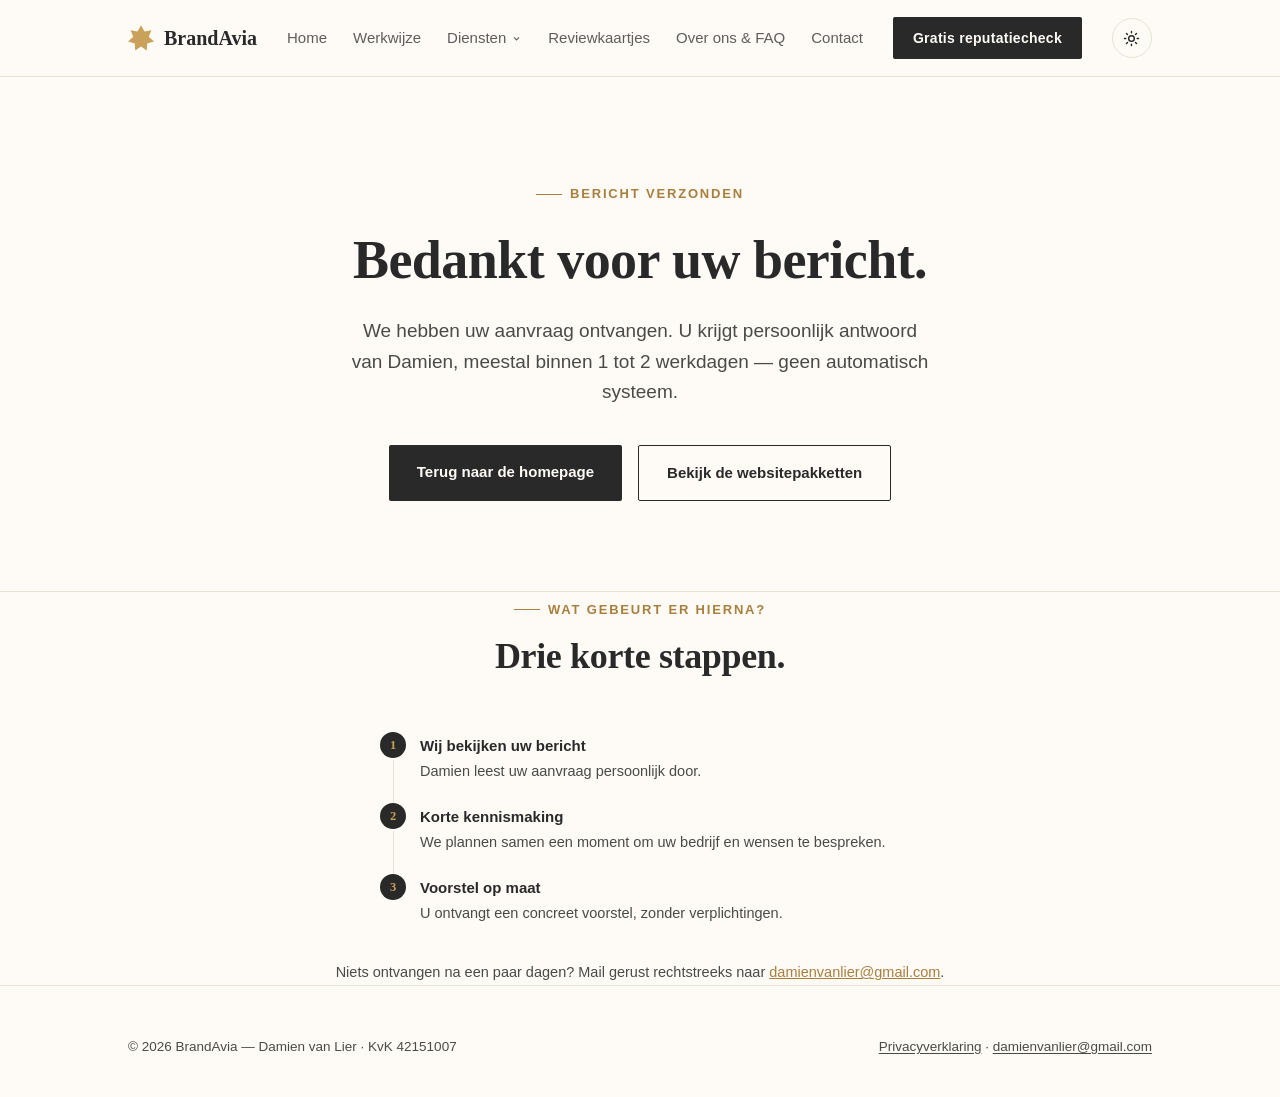
<file: bedankt.html>
<!DOCTYPE html>
<html lang="nl">
<head>
<meta charset="UTF-8">
<script>(function(){try{var t=localStorage.getItem('brandavia-theme');if(t)document.documentElement.setAttribute('data-theme',t);}catch(e){}})();</script>
<meta name="viewport" content="width=device-width, initial-scale=1.0">
<meta name="theme-color" content="#292929">
<title>Bericht verzonden — BrandAvia</title>
<meta name="description" content="Uw bericht aan BrandAvia is ontvangen. U krijgt persoonlijk antwoord, geen automatisch systeem.">
<meta name="robots" content="noindex, follow">
<link rel="canonical" href="https://brandavia.nl/bedankt">
<link rel="icon" href="data:image/svg+xml,%3Csvg xmlns='http://www.w3.org/2000/svg' viewBox='0 0 54 53'%3E%3Crect width='54' height='53' rx='10' fill='%23292929'/%3E%3Cpath d='M27,7L32.9,17.8L45.2,15.8L40.6,26.9L50,35.4L38.5,39L37.7,51.3L27,44.2L16.3,51.3L15.5,39L4,35.4L13.4,26.9L8.8,15.8L21.1,17.8Z' fill='%23C9A15A'/%3E%3C/svg%3E">
<link rel="stylesheet" href="style.css?v=5">
</head>
<body>

<a class="skip-link" href="#main-content">Ga naar inhoud</a>

<nav>
  <div class="wrap">
    <a class="logo" href="/">
      <svg viewBox="0 0 54 53" fill="#C9A15A" aria-hidden="true"><path d="M27,0L34.2,12.8L48.7,10.4L43.1,24L54,33.9L39.9,38L39,52.6L27,44.2L15,52.6L14.1,38L0,33.9L10.9,24L5.3,10.4L19.8,12.8Z"/></svg>
      BrandAvia
    </a>
    <ul id="navLinks">
      <li><a href="/">Home</a></li>
      <li><a href="/werkwijze">Werkwijze</a></li>
      <li class="nav-dropdown">
        <button class="nav-dropdown-toggle" type="button" aria-expanded="false" aria-haspopup="true">
          Diensten
          <svg class="chev" viewBox="0 0 20 20" fill="none" stroke="currentColor" stroke-width="2" aria-hidden="true"><path d="M5.5 8l4.5 4.5L14.5 8"/></svg>
        </button>
        <ul class="nav-submenu">
          <li><a href="/reviews">Reviews</a></li>
          <li><a href="/pakketten">Websites</a></li>
          <li><a href="/advertenties">Advertenties</a></li>
        </ul>
      </li>
      <li><a href="/kaartjes">Reviewkaartjes</a></li>
      <li><a href="/over-ons">Over ons &amp; FAQ</a></li>
      <li><a href="/contact">Contact</a></li>
    </ul>
    <a class="nav-cta" href="/contact?aanvraag=reputatiecheck">Gratis reputatiecheck</a>
    <div class="nav-icons">
      <button class="theme-toggle" id="themeToggle" type="button" aria-label="Donker thema in-/uitschakelen">
        <svg class="icon-sun" viewBox="0 0 24 24" fill="none" stroke="currentColor" stroke-width="2" stroke-linecap="round" aria-hidden="true"><circle cx="12" cy="12" r="4"/><path d="M12 2v2M12 20v2M4.93 4.93l1.41 1.41M17.66 17.66l1.41 1.41M2 12h2M20 12h2M4.93 19.07l1.41-1.41M17.66 6.34l1.41-1.41"/></svg>
        <svg class="icon-moon" viewBox="0 0 24 24" fill="currentColor" aria-hidden="true"><path d="M20.354 15.354A9 9 0 018.646 3.646 9.003 9.003 0 1020.354 15.354z"/></svg>
      </button>
      <button class="nav-toggle" id="navToggle" aria-expanded="false" aria-controls="navLinks" aria-label="Menu openen">
        <span></span>
      </button>
    </div>
  </div>
</nav>

<header class="hero" id="main-content" style="padding:100px 0 90px; text-align:center;">
  <div class="wrap">
    <span class="eyebrow" style="justify-content:center;">Bericht verzonden</span>
    <h1 class="display" style="margin-left:auto; margin-right:auto;">Bedankt voor uw bericht.</h1>
    <p class="lede" style="margin-left:auto; margin-right:auto;">We hebben uw aanvraag ontvangen. U krijgt persoonlijk antwoord van Damien, meestal binnen 1 tot 2 werkdagen — geen automatisch systeem.</p>
    <div class="hero-actions" style="justify-content:center;">
      <a class="btn-primary" href="/">Terug naar de homepage</a>
      <a class="btn-ghost" href="/pakketten">Bekijk de websitepakketten</a>
    </div>
  </div>
</header>

<section>
  <div class="wrap">
    <div class="section-head" style="margin-left:auto; margin-right:auto; text-align:center; max-width:640px;">
      <span class="eyebrow" style="justify-content:center;">Wat gebeurt er hierna?</span>
      <h2>Drie korte stappen.</h2>
    </div>
    <ul class="next-steps" style="max-width:520px; margin-left:auto; margin-right:auto;">
      <li><strong>Wij bekijken uw bericht</strong>Damien leest uw aanvraag persoonlijk door.</li>
      <li><strong>Korte kennismaking</strong>We plannen samen een moment om uw bedrijf en wensen te bespreken.</li>
      <li><strong>Voorstel op maat</strong>U ontvangt een concreet voorstel, zonder verplichtingen.</li>
    </ul>
    <p style="text-align:center; font-size:14.5px; color:var(--charcoal-soft); margin-top:36px;">Niets ontvangen na een paar dagen? Mail gerust rechtstreeks naar <a href="mailto:damienvanlier@gmail.com" style="color:var(--gold-deep); text-decoration:underline;">damienvanlier@gmail.com</a>.</p>
  </div>
</section>

<footer>
  <div class="wrap">
    <span>© 2026 BrandAvia — Damien van Lier · KvK 42151007</span>
    <span><a href="/privacy">Privacyverklaring</a> · <a href="mailto:damienvanlier@gmail.com">damienvanlier@gmail.com</a></span>
  </div>
</footer>

<script>
  (function(){
    var toggle = document.getElementById('navToggle');
    var links = document.getElementById('navLinks');
    if(!toggle || !links) return;
    toggle.addEventListener('click', function(){
      var open = toggle.getAttribute('aria-expanded') === 'true';
      toggle.setAttribute('aria-expanded', String(!open));
      links.classList.toggle('open', !open);
      toggle.setAttribute('aria-label', open ? 'Menu openen' : 'Menu sluiten');
    });
    links.querySelectorAll('a').forEach(function(a){
      a.addEventListener('click', function(){
        toggle.setAttribute('aria-expanded', 'false');
        links.classList.remove('open');
        toggle.setAttribute('aria-label', 'Menu openen');
      });
    });
  })();

  (function(){
    var dropdown = document.querySelector('.nav-dropdown');
    if(!dropdown) return;
    var toggle = dropdown.querySelector('.nav-dropdown-toggle');
    toggle.addEventListener('click', function(e){
      e.stopPropagation();
      var open = dropdown.classList.toggle('open');
      toggle.setAttribute('aria-expanded', String(open));
    });
    document.addEventListener('click', function(e){
      if(!dropdown.contains(e.target)){
        dropdown.classList.remove('open');
        toggle.setAttribute('aria-expanded', 'false');
      }
    });
  })();

  (function(){
    var btn = document.getElementById('themeToggle');
    if(!btn) return;
    var root = document.documentElement;
    function current(){
      var stored = root.getAttribute('data-theme');
      if(stored) return stored;
      return window.matchMedia('(prefers-color-scheme: dark)').matches ? 'dark' : 'light';
    }
    btn.addEventListener('click', function(){
      var next = current() === 'dark' ? 'light' : 'dark';
      root.setAttribute('data-theme', next);
      try{ localStorage.setItem('brandavia-theme', next); }catch(e){}
    });
  })();
</script>
</body>
</html>
</file>
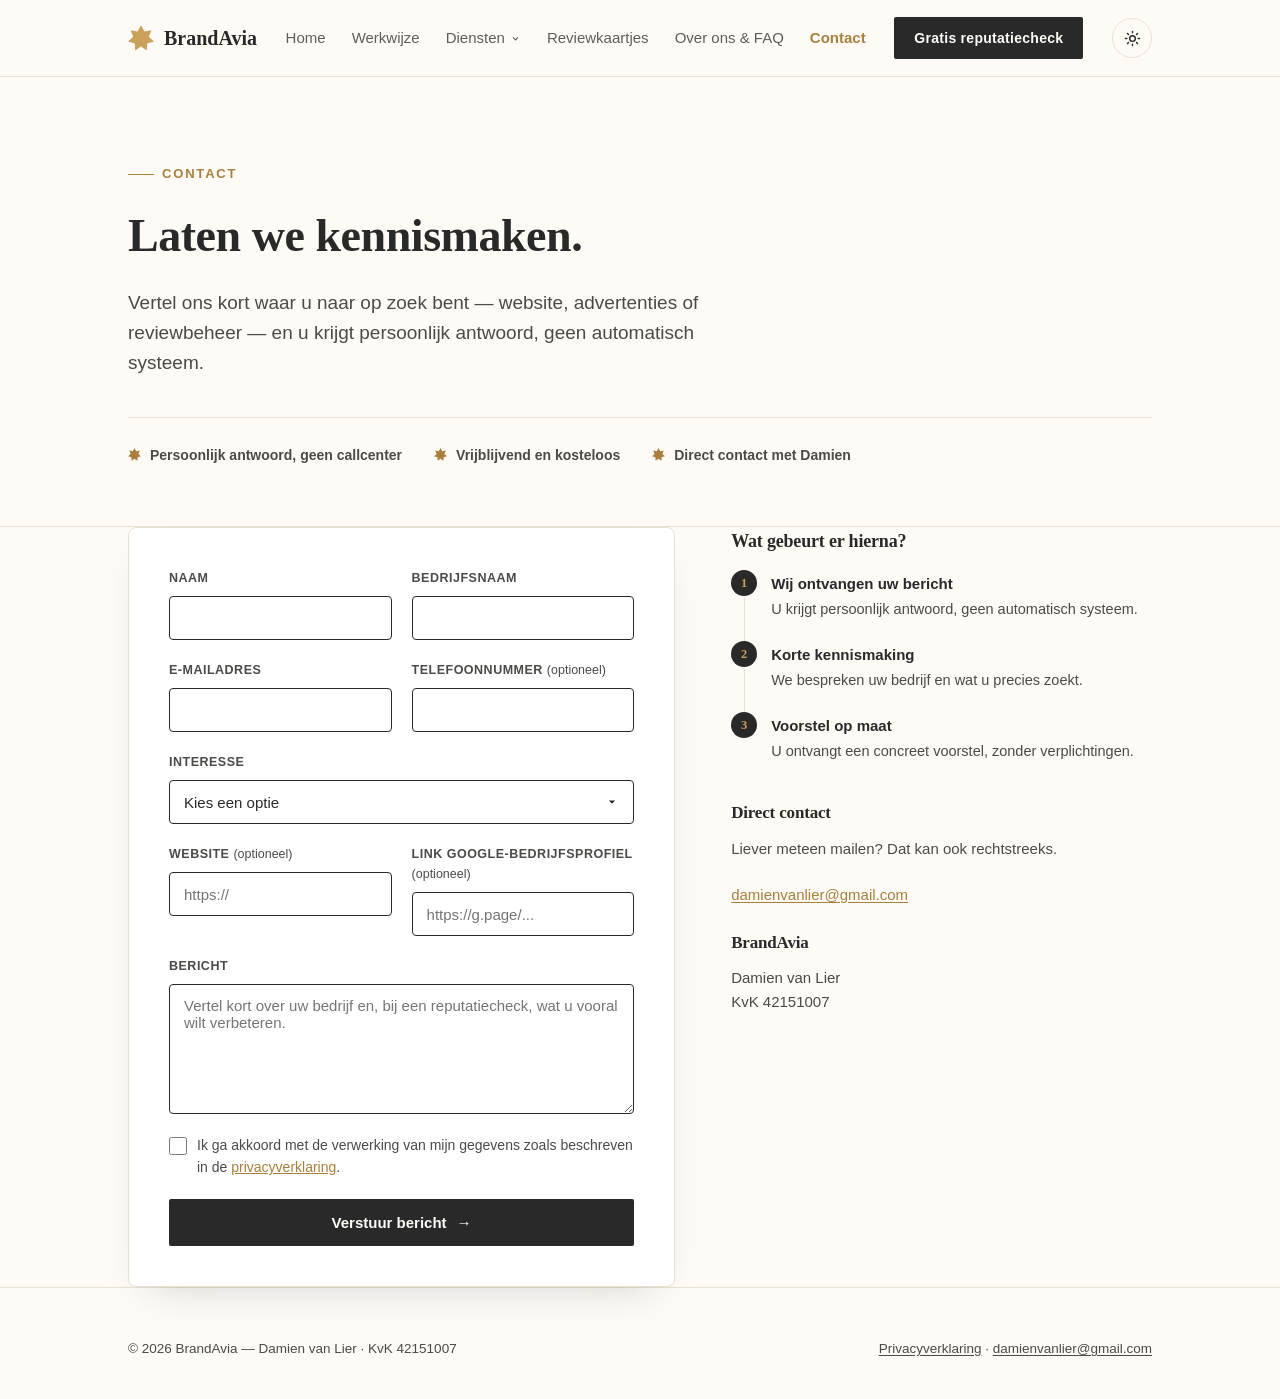
<file: contact.html>
<!DOCTYPE html>
<html lang="nl">
<head>
<meta charset="UTF-8">
<script>(function(){try{var t=localStorage.getItem('brandavia-theme');if(t)document.documentElement.setAttribute('data-theme',t);}catch(e){}})();</script>
<meta name="viewport" content="width=device-width, initial-scale=1.0">
<meta name="theme-color" content="#292929">
<title>Contact — BrandAvia</title>
<meta name="description" content="Neem contact op met BrandAvia voor een vrijblijvende kennismaking over uw website, advertenties of reviewbeheer. Vul het formulier in of mail rechtstreeks.">
<meta name="robots" content="index, follow">
<link rel="canonical" href="https://brandavia.nl/contact">
<meta property="og:type" content="website">
<meta property="og:site_name" content="BrandAvia">
<meta property="og:title" content="Contact — BrandAvia">
<meta property="og:description" content="Plan een vrijblijvende kennismaking.">
<meta property="og:url" content="https://brandavia.nl/contact">
<meta property="og:locale" content="nl_NL">
<link rel="icon" href="data:image/svg+xml,%3Csvg xmlns='http://www.w3.org/2000/svg' viewBox='0 0 54 53'%3E%3Crect width='54' height='53' rx='10' fill='%23292929'/%3E%3Cpath d='M27,7L32.9,17.8L45.2,15.8L40.6,26.9L50,35.4L38.5,39L37.7,51.3L27,44.2L16.3,51.3L15.5,39L4,35.4L13.4,26.9L8.8,15.8L21.1,17.8Z' fill='%23C9A15A'/%3E%3C/svg%3E">
<link rel="stylesheet" href="style.css?v=5">
</head>
<body>

<a class="skip-link" href="#main-content">Ga naar inhoud</a>

<nav>
  <div class="wrap">
    <a class="logo" href="/">
      <svg viewBox="0 0 54 53" fill="#C9A15A" aria-hidden="true"><path d="M27,0L34.2,12.8L48.7,10.4L43.1,24L54,33.9L39.9,38L39,52.6L27,44.2L15,52.6L14.1,38L0,33.9L10.9,24L5.3,10.4L19.8,12.8Z"/></svg>
      BrandAvia
    </a>
    <ul id="navLinks">
      <li><a href="/">Home</a></li>
      <li><a href="/werkwijze">Werkwijze</a></li>
      <li class="nav-dropdown">
        <button class="nav-dropdown-toggle" type="button" aria-expanded="false" aria-haspopup="true">
          Diensten
          <svg class="chev" viewBox="0 0 20 20" fill="none" stroke="currentColor" stroke-width="2" aria-hidden="true"><path d="M5.5 8l4.5 4.5L14.5 8"/></svg>
        </button>
        <ul class="nav-submenu">
          <li><a href="/pakketten">Website</a></li>
          <li><a href="/reviews">Reviews</a></li>
          <li><a href="/advertenties">Advertenties</a></li>
        </ul>
      </li>
      <li><a href="/kaartjes">Reviewkaartjes</a></li>
      <li><a href="/over-ons">Over ons &amp; FAQ</a></li>
      <li><a href="/contact" aria-current="page">Contact</a></li>
    </ul>
    <a class="nav-cta" href="/contact?aanvraag=reputatiecheck">Gratis reputatiecheck</a>
    <div class="nav-icons">
      <button class="theme-toggle" id="themeToggle" type="button" aria-label="Donker thema in-/uitschakelen">
        <svg class="icon-sun" viewBox="0 0 24 24" fill="none" stroke="currentColor" stroke-width="2" stroke-linecap="round" aria-hidden="true"><circle cx="12" cy="12" r="4"/><path d="M12 2v2M12 20v2M4.93 4.93l1.41 1.41M17.66 17.66l1.41 1.41M2 12h2M20 12h2M4.93 19.07l1.41-1.41M17.66 6.34l1.41-1.41"/></svg>
        <svg class="icon-moon" viewBox="0 0 24 24" fill="currentColor" aria-hidden="true"><path d="M20.354 15.354A9 9 0 018.646 3.646 9.003 9.003 0 1020.354 15.354z"/></svg>
      </button>
      <button class="nav-toggle" id="navToggle" aria-expanded="false" aria-controls="navLinks" aria-label="Menu openen">
        <span></span>
      </button>
    </div>
  </div>
</nav>

<header class="hero" id="main-content" style="padding:80px 0 60px;">
  <div class="wrap">
    <span class="eyebrow">Contact</span>
    <h1 class="display" style="font-size:clamp(30px,4.4vw,46px);">Laten we kennismaken.</h1>
    <p class="lede">Vertel ons kort waar u naar op zoek bent — website, advertenties of reviewbeheer — en u krijgt persoonlijk antwoord, geen automatisch systeem.</p>
    <div class="trust-bar" style="margin-top:30px; padding-top:26px;">
      <div class="trust-item"><svg viewBox="0 0 54 53" aria-hidden="true"><path d="M27,0L34.2,12.8L48.7,10.4L43.1,24L54,33.9L39.9,38L39,52.6L27,44.2L15,52.6L14.1,38L0,33.9L10.9,24L5.3,10.4L19.8,12.8Z"/></svg> Persoonlijk antwoord, geen callcenter</div>
      <div class="trust-item"><svg viewBox="0 0 54 53" aria-hidden="true"><path d="M27,0L34.2,12.8L48.7,10.4L43.1,24L54,33.9L39.9,38L39,52.6L27,44.2L15,52.6L14.1,38L0,33.9L10.9,24L5.3,10.4L19.8,12.8Z"/></svg> Vrijblijvend en kosteloos</div>
      <div class="trust-item"><svg viewBox="0 0 54 53" aria-hidden="true"><path d="M27,0L34.2,12.8L48.7,10.4L43.1,24L54,33.9L39.9,38L39,52.6L27,44.2L15,52.6L14.1,38L0,33.9L10.9,24L5.3,10.4L19.8,12.8Z"/></svg> Direct contact met Damien</div>
    </div>
  </div>
</header>

<section>
  <div class="wrap">
    <div class="contact-layout">
      <div class="contact-card">
        <div id="formError" class="form-message error" role="alert">Er ontbreekt nog informatie. Controleer de gemarkeerde velden hieronder.</div>
        <div id="formSubmitError" class="form-message error" role="alert">Er ging iets mis bij het versturen. Probeer het opnieuw, of mail rechtstreeks naar <a href="mailto:damienvanlier@gmail.com" style="color:inherit; text-decoration:underline;">damienvanlier@gmail.com</a>.</div>

        <form class="contact-form" id="contactForm" novalidate>
          <div class="form-row">
            <div class="field" id="fieldNaam">
              <label for="naam">Naam</label>
              <input type="text" id="naam" name="naam" autocomplete="name" required aria-required="true">
              <span class="field-error">Vul uw naam in.</span>
            </div>
            <div class="field" id="fieldBedrijfsnaam">
              <label for="bedrijfsnaam">Bedrijfsnaam</label>
              <input type="text" id="bedrijfsnaam" name="bedrijfsnaam" autocomplete="organization" required aria-required="true">
              <span class="field-error">Vul uw bedrijfsnaam in.</span>
            </div>
          </div>
          <div class="form-row">
            <div class="field" id="fieldEmail">
              <label for="email">E-mailadres</label>
              <input type="email" id="email" name="email" autocomplete="email" required aria-required="true">
              <span class="field-error">Vul een geldig e-mailadres in.</span>
            </div>
            <div class="field" id="fieldTelefoon">
              <label for="telefoon">Telefoonnummer <span class="opt">(optioneel)</span></label>
              <input type="tel" id="telefoon" name="telefoon" autocomplete="tel">
            </div>
          </div>
          <div class="field" id="fieldInteresse">
            <label for="interesse">Interesse</label>
            <select id="interesse" name="interesse" required aria-required="true">
              <option value="">Kies een optie</option>
              <option value="Gratis reputatiecheck">Gratis reputatiecheck</option>
              <option value="Reviews">Reviews</option>
              <option value="Website">Website</option>
              <option value="Advertenties">Advertenties</option>
              <option value="QR/NFC-reviewkaartjes">QR/NFC-reviewkaartjes</option>
              <option value="Nog niet zeker">Nog niet zeker</option>
            </select>
            <span class="field-error">Geef aan waarin u geïnteresseerd bent.</span>
          </div>
          <div class="form-row">
            <div class="field" id="fieldWebsite">
              <label for="website">Website <span class="opt">(optioneel)</span></label>
              <input type="url" id="website" name="website" autocomplete="url" placeholder="https://">
            </div>
            <div class="field" id="fieldGoogleprofiel">
              <label for="googleprofiel">Link Google-bedrijfsprofiel <span class="opt">(optioneel)</span></label>
              <input type="url" id="googleprofiel" name="googleprofiel" placeholder="https://g.page/...">
            </div>
          </div>
          <div class="field" id="fieldBericht">
            <label for="bericht">Bericht</label>
            <textarea id="bericht" name="bericht" required aria-required="true" placeholder="Vertel kort over uw bedrijf en, bij een reputatiecheck, wat u vooral wilt verbeteren."></textarea>
            <span class="field-error">Laat een kort bericht achter.</span>
          </div>
          <div class="field-check" id="fieldPrivacy">
            <input type="checkbox" id="privacy" name="privacy" required aria-required="true">
            <label for="privacy" style="text-transform:none; font-weight:500; letter-spacing:0;">Ik ga akkoord met de verwerking van mijn gegevens zoals beschreven in de <a href="/privacy" style="color:var(--gold-deep); text-decoration:underline;">privacyverklaring</a>.</label>
          </div>
          <span class="field-error" id="privacyError">Ga akkoord met de privacyverklaring om verder te gaan.</span>

          <div>
            <button type="submit" class="btn-animated" style="width:100%; justify-content:center;">Verstuur bericht <span class="arrow" aria-hidden="true">→</span></button>
          </div>
        </form>
      </div>

      <div class="contact-side">
        <div>
          <h3 style="font-size:18px; margin-bottom:16px;">Wat gebeurt er hierna?</h3>
          <ul class="next-steps">
            <li><strong>Wij ontvangen uw bericht</strong>U krijgt persoonlijk antwoord, geen automatisch systeem.</li>
            <li><strong>Korte kennismaking</strong>We bespreken uw bedrijf en wat u precies zoekt.</li>
            <li><strong>Voorstel op maat</strong>U ontvangt een concreet voorstel, zonder verplichtingen.</li>
          </ul>
        </div>
        <div class="contact-info">
          <h3>Direct contact</h3>
          <p>Liever meteen mailen? Dat kan ook rechtstreeks.</p>
          <p><a href="mailto:damienvanlier@gmail.com">damienvanlier@gmail.com</a></p>
          <h3>BrandAvia</h3>
          <p>Damien van Lier<br>KvK 42151007</p>
        </div>
      </div>
    </div>
  </div>
</section>

<footer>
  <div class="wrap">
    <span>© 2026 BrandAvia — Damien van Lier · KvK 42151007</span>
    <span><a href="/privacy">Privacyverklaring</a> · <a href="mailto:damienvanlier@gmail.com">damienvanlier@gmail.com</a></span>
  </div>
</footer>

<script>
  (function(){
    var toggle = document.getElementById('navToggle');
    var links = document.getElementById('navLinks');
    if(!toggle || !links) return;
    toggle.addEventListener('click', function(){
      var open = toggle.getAttribute('aria-expanded') === 'true';
      toggle.setAttribute('aria-expanded', String(!open));
      links.classList.toggle('open', !open);
      toggle.setAttribute('aria-label', open ? 'Menu openen' : 'Menu sluiten');
    });
    links.querySelectorAll('a').forEach(function(a){
      a.addEventListener('click', function(){
        toggle.setAttribute('aria-expanded', 'false');
        links.classList.remove('open');
        toggle.setAttribute('aria-label', 'Menu openen');
      });
    });
  })();

  (function(){
    var dropdown = document.querySelector('.nav-dropdown');
    if(!dropdown) return;
    var toggle = dropdown.querySelector('.nav-dropdown-toggle');
    toggle.addEventListener('click', function(e){
      e.stopPropagation();
      var open = dropdown.classList.toggle('open');
      toggle.setAttribute('aria-expanded', String(open));
    });
    document.addEventListener('click', function(e){
      if(!dropdown.contains(e.target)){
        dropdown.classList.remove('open');
        toggle.setAttribute('aria-expanded', 'false');
      }
    });
  })();

  (function(){
    var btn = document.getElementById('themeToggle');
    if(!btn) return;
    var root = document.documentElement;
    function current(){
      var stored = root.getAttribute('data-theme');
      if(stored) return stored;
      return window.matchMedia('(prefers-color-scheme: dark)').matches ? 'dark' : 'light';
    }
    btn.addEventListener('click', function(){
      var next = current() === 'dark' ? 'light' : 'dark';
      root.setAttribute('data-theme', next);
      try{ localStorage.setItem('brandavia-theme', next); }catch(e){}
    });
  })();

  // Contactformulier — verstuurt via Web3Forms (geen eigen server nodig) en stuurt de bezoeker
  // daarna door naar een echte bedankpagina.
  (function(){
    var WEB3FORMS_ACCESS_KEY = '8e9bc0cc-e631-4611-ac2a-7cef1c385cf7';
    var form = document.getElementById('contactForm');
    if(!form) return;
    var errorMsg = document.getElementById('formError');
    var submitErrorMsg = document.getElementById('formSubmitError');
    var fields = ['naam','bedrijfsnaam','email','interesse','bericht'];
    var submitBtn = form.querySelector('button[type="submit"]');
    var submitBtnDefaultHTML = submitBtn.innerHTML;

    function clearInvalid(){
      fields.forEach(function(name){
        var wrap = form.querySelector('#field' + name.charAt(0).toUpperCase() + name.slice(1));
        if(wrap) wrap.classList.remove('invalid');
      });
      document.getElementById('fieldPrivacy').classList.remove('invalid');
      document.getElementById('privacyError').style.display = 'none';
    }

    form.addEventListener('submit', function(e){
      e.preventDefault();
      clearInvalid();
      errorMsg.classList.remove('show');
      submitErrorMsg.classList.remove('show');

      var valid = form.checkValidity();
      if(!valid){
        fields.forEach(function(name){
          var input = form.elements[name];
          var wrap = form.querySelector('#field' + name.charAt(0).toUpperCase() + name.slice(1));
          if(input && wrap && !input.checkValidity()) wrap.classList.add('invalid');
        });
        if(!form.elements['privacy'].checkValidity()){
          document.getElementById('fieldPrivacy').classList.add('invalid');
          document.getElementById('privacyError').style.display = 'block';
        }
        errorMsg.classList.add('show');
        form.reportValidity();
        return;
      }

      var data = new FormData(form);
      var payload = {
        access_key: WEB3FORMS_ACCESS_KEY,
        subject: 'Contactformulier BrandAvia — ' + data.get('interesse'),
        from_name: 'BrandAvia website',
        naam: data.get('naam'),
        bedrijfsnaam: data.get('bedrijfsnaam'),
        email: data.get('email'),
        telefoonnummer: data.get('telefoon') || '-',
        interesse: data.get('interesse'),
        website: data.get('website') || '-',
        google_bedrijfsprofiel: data.get('googleprofiel') || '-',
        bericht: data.get('bericht')
      };

      submitBtn.disabled = true;
      submitBtn.textContent = 'Bezig met versturen…';

      fetch('https://api.web3forms.com/submit', {
        method: 'POST',
        headers: { 'Content-Type': 'application/json', 'Accept': 'application/json' },
        body: JSON.stringify(payload)
      })
        .then(function(res){ return res.json(); })
        .then(function(result){
          if(result && result.success){
            window.location.href = 'bedankt.html';
            return;
          }
          throw new Error((result && result.message) || 'Onbekende fout bij versturen.');
        })
        .catch(function(){
          submitErrorMsg.classList.add('show');
          submitBtn.disabled = false;
          submitBtn.innerHTML = submitBtnDefaultHTML;
        });
    });
  })();

  // Leest ?aanvraag=... in de URL en selecteert automatisch het bijbehorende onderwerp,
  // zodat CTA's elders op de site (bv. "Gratis reputatiecheck") direct het juiste onderwerp invullen.
  (function(){
    var select = document.getElementById('interesse');
    if(!select) return;
    var params = new URLSearchParams(window.location.search);
    var aanvraag = params.get('aanvraag');
    if(!aanvraag) return;
    var map = {
      'reputatiecheck': 'Gratis reputatiecheck',
      'Reviews': 'Reviews',
      'Website': 'Website',
      'Advertenties': 'Advertenties'
    };
    var value = map[aanvraag];
    if(value){
      select.value = value;
      var bericht = document.getElementById('bericht');
      if(value === 'Gratis reputatiecheck' && bericht && !bericht.value){
        bericht.placeholder = 'Vertel kort over uw bedrijf en, indien bekend, uw website en/of Google-bedrijfsprofiel.';
      }
    }
  })();
</script>
</body>
</html>
</file>
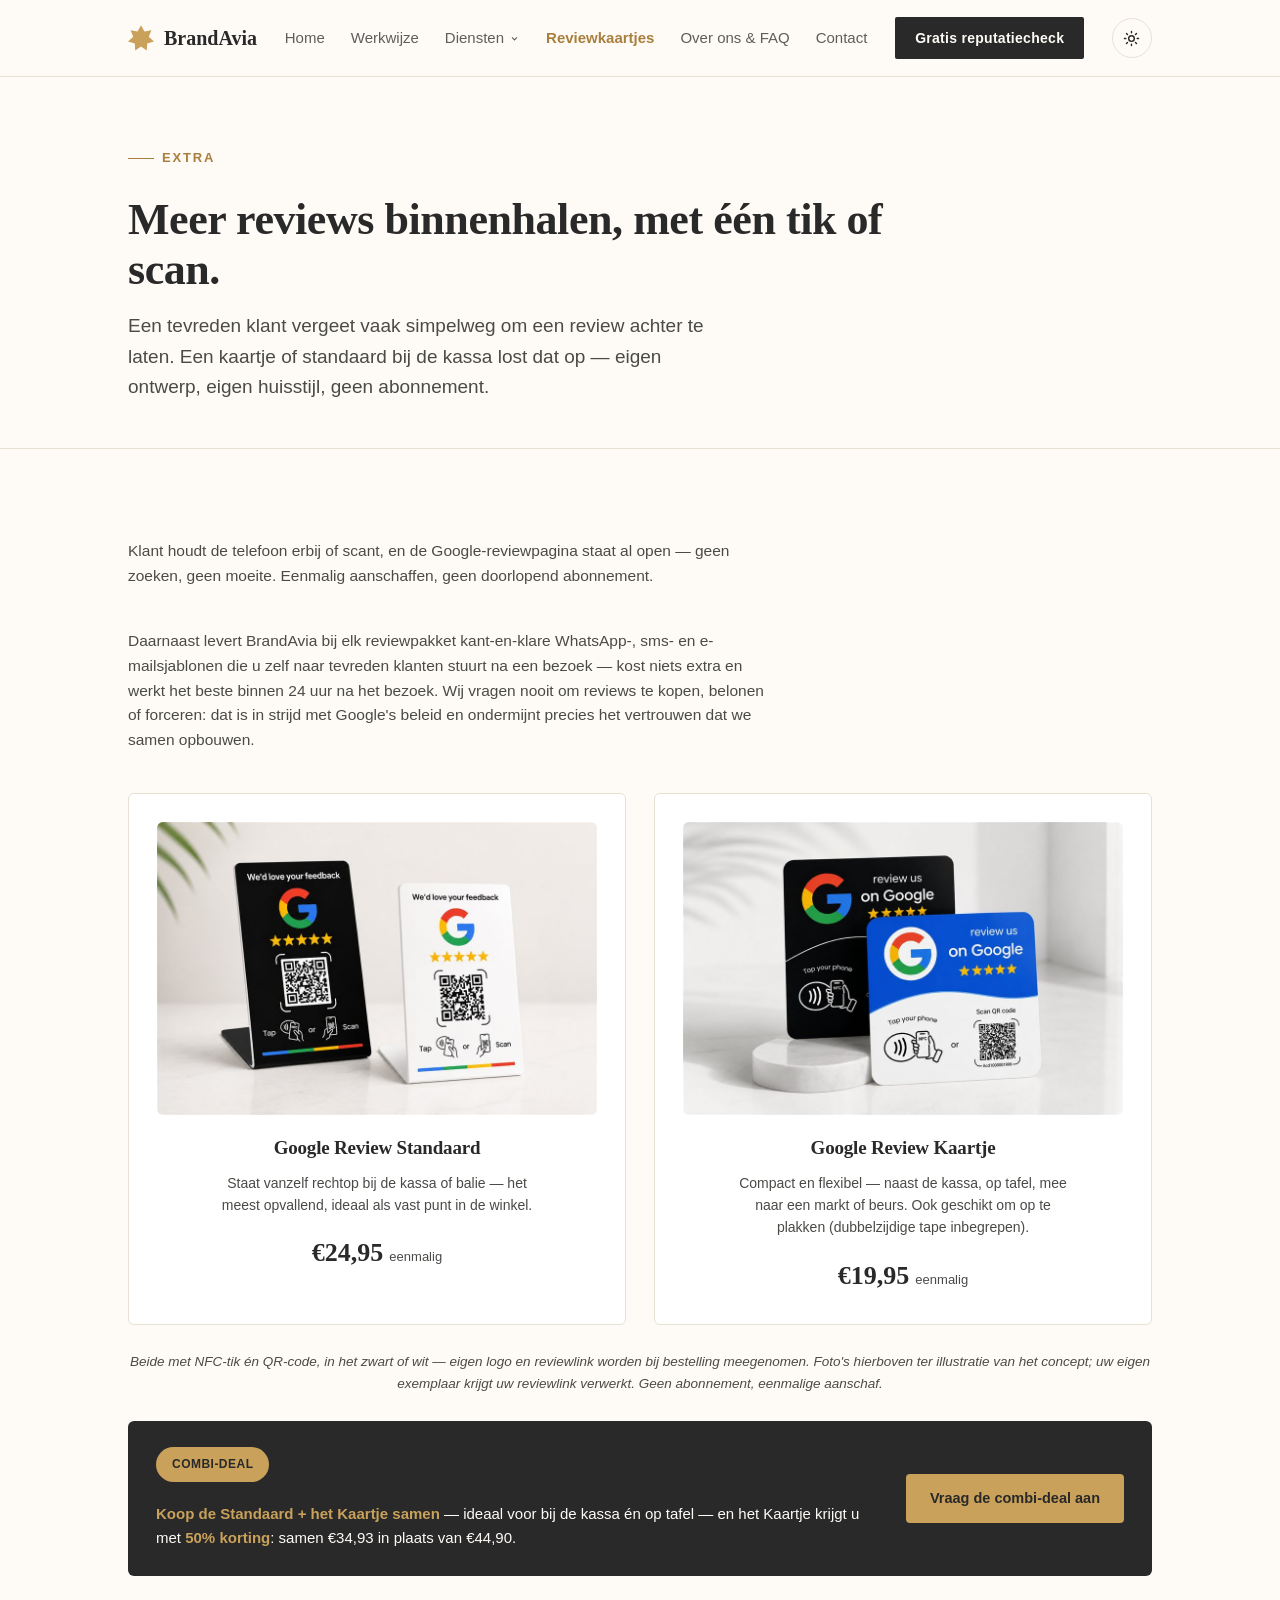
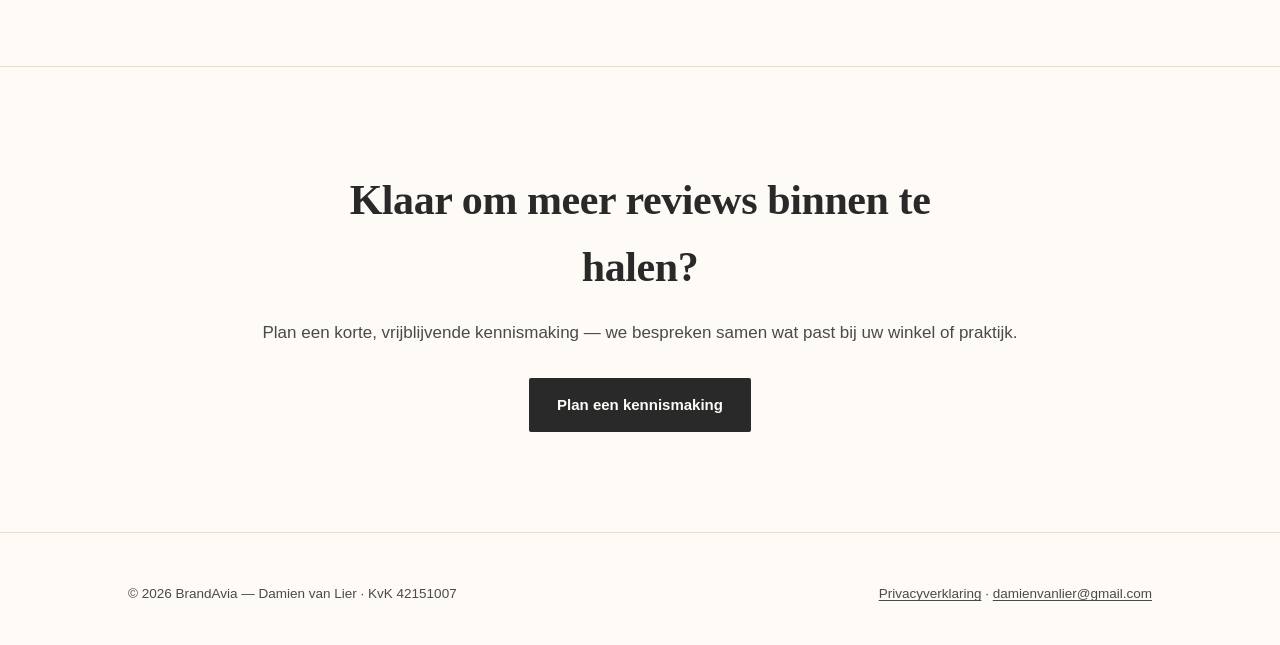
<file: kaartjes.html>
<!DOCTYPE html>
<html lang="nl">
<head>
<meta charset="UTF-8">
<script>(function(){try{var t=localStorage.getItem('brandavia-theme');if(t)document.documentElement.setAttribute('data-theme',t);}catch(e){}})();</script>
<meta name="viewport" content="width=device-width, initial-scale=1.0">
<meta name="theme-color" content="#292929">
<title>Google Review Kaartjes &amp; Standaarden — BrandAvia</title>
<meta name="description" content="Google Review Kaartje en Standaard met NFC-tik en QR-code — help klanten in één tik een review achter te laten. Eenmalige aanschaf, geen abonnement.">
<meta name="robots" content="index, follow">
<link rel="canonical" href="https://brandavia.nl/kaartjes">
<meta property="og:type" content="website">
<meta property="og:site_name" content="BrandAvia">
<meta property="og:title" content="Google Review Kaartjes & Standaarden — BrandAvia">
<meta property="og:description" content="NFC-tik en QR-code — meer reviews binnenhalen met één tik of scan.">
<meta property="og:url" content="https://brandavia.nl/kaartjes">
<meta property="og:locale" content="nl_NL">
<link rel="icon" href="data:image/svg+xml,%3Csvg xmlns='http://www.w3.org/2000/svg' viewBox='0 0 54 53'%3E%3Crect width='54' height='53' rx='10' fill='%23292929'/%3E%3Cpath d='M27,7L32.9,17.8L45.2,15.8L40.6,26.9L50,35.4L38.5,39L37.7,51.3L27,44.2L16.3,51.3L15.5,39L4,35.4L13.4,26.9L8.8,15.8L21.1,17.8Z' fill='%23C9A15A'/%3E%3C/svg%3E">
<link rel="stylesheet" href="style.css?v=5">
</head>
<body>

<a class="skip-link" href="#main-content">Ga naar inhoud</a>

<nav>
  <div class="wrap">
    <a class="logo" href="/">
      <svg viewBox="0 0 54 53" fill="#C9A15A" aria-hidden="true"><path d="M27,0L34.2,12.8L48.7,10.4L43.1,24L54,33.9L39.9,38L39,52.6L27,44.2L15,52.6L14.1,38L0,33.9L10.9,24L5.3,10.4L19.8,12.8Z"/></svg>
      BrandAvia
    </a>
    <ul id="navLinks">
      <li><a href="/">Home</a></li>
      <li><a href="/werkwijze">Werkwijze</a></li>
      <li class="nav-dropdown">
        <button class="nav-dropdown-toggle" type="button" aria-expanded="false" aria-haspopup="true">
          Diensten
          <svg class="chev" viewBox="0 0 20 20" fill="none" stroke="currentColor" stroke-width="2" aria-hidden="true"><path d="M5.5 8l4.5 4.5L14.5 8"/></svg>
        </button>
        <ul class="nav-submenu">
          <li><a href="/pakketten">Website</a></li>
          <li><a href="/reviews">Reviews</a></li>
          <li><a href="/advertenties">Advertenties</a></li>
        </ul>
      </li>
      <li><a href="/kaartjes" aria-current="page">Reviewkaartjes</a></li>
      <li><a href="/over-ons">Over ons &amp; FAQ</a></li>
      <li><a href="/contact">Contact</a></li>
    </ul>
    <a class="nav-cta" href="/contact?aanvraag=reputatiecheck">Gratis reputatiecheck</a>
    <div class="nav-icons">
      <button class="theme-toggle" id="themeToggle" type="button" aria-label="Donker thema in-/uitschakelen">
        <svg class="icon-sun" viewBox="0 0 24 24" fill="none" stroke="currentColor" stroke-width="2" stroke-linecap="round" aria-hidden="true"><circle cx="12" cy="12" r="4"/><path d="M12 2v2M12 20v2M4.93 4.93l1.41 1.41M17.66 17.66l1.41 1.41M2 12h2M20 12h2M4.93 19.07l1.41-1.41M17.66 6.34l1.41-1.41"/></svg>
        <svg class="icon-moon" viewBox="0 0 24 24" fill="currentColor" aria-hidden="true"><path d="M20.354 15.354A9 9 0 018.646 3.646 9.003 9.003 0 1020.354 15.354z"/></svg>
      </button>
      <button class="nav-toggle" id="navToggle" aria-expanded="false" aria-controls="navLinks" aria-label="Menu openen">
        <span></span>
      </button>
    </div>
  </div>
</nav>

<header class="page-header" id="main-content">
  <div class="wrap">
    <span class="eyebrow">Extra</span>
    <h1>Meer reviews binnenhalen, met één tik of scan.</h1>
    <p class="lede">Een tevreden klant vergeet vaak simpelweg om een review achter te laten. Een kaartje of standaard bij de kassa lost dat op — eigen ontwerp, eigen huisstijl, geen abonnement.</p>
  </div>
</header>

<section class="pricing">
  <div class="wrap">
    <p class="rk-intro">Klant houdt de telefoon erbij of scant, en de Google-reviewpagina staat al open — geen zoeken, geen moeite. Eenmalig aanschaffen, geen doorlopend abonnement.</p>
    <p class="rk-intro">Daarnaast levert BrandAvia bij elk reviewpakket kant-en-klare WhatsApp-, sms- en e-mailsjablonen die u zelf naar tevreden klanten stuurt na een bezoek — kost niets extra en werkt het beste binnen 24 uur na het bezoek. Wij vragen nooit om reviews te kopen, belonen of forceren: dat is in strijd met Google's beleid en ondermijnt precies het vertrouwen dat we samen opbouwen.</p>

    <div class="rk-grid">
      <div class="rk-product">
        <div class="rk-visual">
          <img src="img/google-kaartje-standaard.jpg" alt="Zwarte en witte Google Review Standaard op een balie, met QR-code, NFC-tik en 5-sterrenbeoordeling." loading="lazy">
        </div>
        <h3>Google Review Standaard</h3>
        <p>Staat vanzelf rechtop bij de kassa of balie — het meest opvallend, ideaal als vast punt in de winkel.</p>
        <div class="rk-price">€24,95<span>eenmalig</span></div>
      </div>

      <div class="rk-product">
        <div class="rk-visual">
          <img src="img/google-kaartje-tafel.jpg" alt="Zwart en blauw Google Review Kaartje, compact, met QR-code en NFC-tik voor op tafel of aan de balie." loading="lazy">
        </div>
        <h3>Google Review Kaartje</h3>
        <p>Compact en flexibel — naast de kassa, op tafel, mee naar een markt of beurs. Ook geschikt om op te plakken (dubbelzijdige tape inbegrepen).</p>
        <div class="rk-price">€19,95<span>eenmalig</span></div>
      </div>
    </div>

    <p class="rk-note">Beide met NFC-tik én QR-code, in het zwart of wit — eigen logo en reviewlink worden bij bestelling meegenomen. Foto's hierboven ter illustratie van het concept; uw eigen exemplaar krijgt uw reviewlink verwerkt. Geen abonnement, eenmalige aanschaf.</p>

    <div class="rk-combi">
      <div class="rk-combi-text">
        <span class="rk-combi-badge">Combi-deal</span>
        <p><strong>Koop de Standaard + het Kaartje samen</strong> — ideaal voor bij de kassa én op tafel — en het Kaartje krijgt u met <strong>50% korting</strong>: samen €34,93 in plaats van €44,90.</p>
      </div>
      <a class="rk-combi-cta" href="mailto:damienvanlier@gmail.com?subject=Combi-deal%20Reviewkaartjes">Vraag de combi-deal aan</a>
    </div>
  </div>
</section>

<section class="cta" id="contact">
  <div class="wrap">
    <h2>Klaar om meer reviews binnen te halen?</h2>
    <p>Plan een korte, vrijblijvende kennismaking — we bespreken samen wat past bij uw winkel of praktijk.</p>
    <a class="btn-primary" href="/contact">Plan een kennismaking</a>
  </div>
</section>

<footer>
  <div class="wrap">
    <span>© 2026 BrandAvia — Damien van Lier · KvK 42151007</span>
    <span><a href="/privacy">Privacyverklaring</a> · <a href="mailto:damienvanlier@gmail.com">damienvanlier@gmail.com</a></span>
  </div>
</footer>

<script>
  (function(){
    var toggle = document.getElementById('navToggle');
    var links = document.getElementById('navLinks');
    if(!toggle || !links) return;
    toggle.addEventListener('click', function(){
      var open = toggle.getAttribute('aria-expanded') === 'true';
      toggle.setAttribute('aria-expanded', String(!open));
      links.classList.toggle('open', !open);
      toggle.setAttribute('aria-label', open ? 'Menu openen' : 'Menu sluiten');
    });
    links.querySelectorAll('a').forEach(function(a){
      a.addEventListener('click', function(){
        toggle.setAttribute('aria-expanded', 'false');
        links.classList.remove('open');
        toggle.setAttribute('aria-label', 'Menu openen');
      });
    });
  })();

  (function(){
    var dropdown = document.querySelector('.nav-dropdown');
    if(!dropdown) return;
    var toggle = dropdown.querySelector('.nav-dropdown-toggle');
    toggle.addEventListener('click', function(e){
      e.stopPropagation();
      var open = dropdown.classList.toggle('open');
      toggle.setAttribute('aria-expanded', String(open));
    });
    document.addEventListener('click', function(e){
      if(!dropdown.contains(e.target)){
        dropdown.classList.remove('open');
        toggle.setAttribute('aria-expanded', 'false');
      }
    });
  })();

  (function(){
    var btn = document.getElementById('themeToggle');
    if(!btn) return;
    var root = document.documentElement;
    function current(){
      var stored = root.getAttribute('data-theme');
      if(stored) return stored;
      return window.matchMedia('(prefers-color-scheme: dark)').matches ? 'dark' : 'light';
    }
    btn.addEventListener('click', function(){
      var next = current() === 'dark' ? 'light' : 'dark';
      root.setAttribute('data-theme', next);
      try{ localStorage.setItem('brandavia-theme', next); }catch(e){}
    });
  })();
</script>
</body>
</html>
</file>
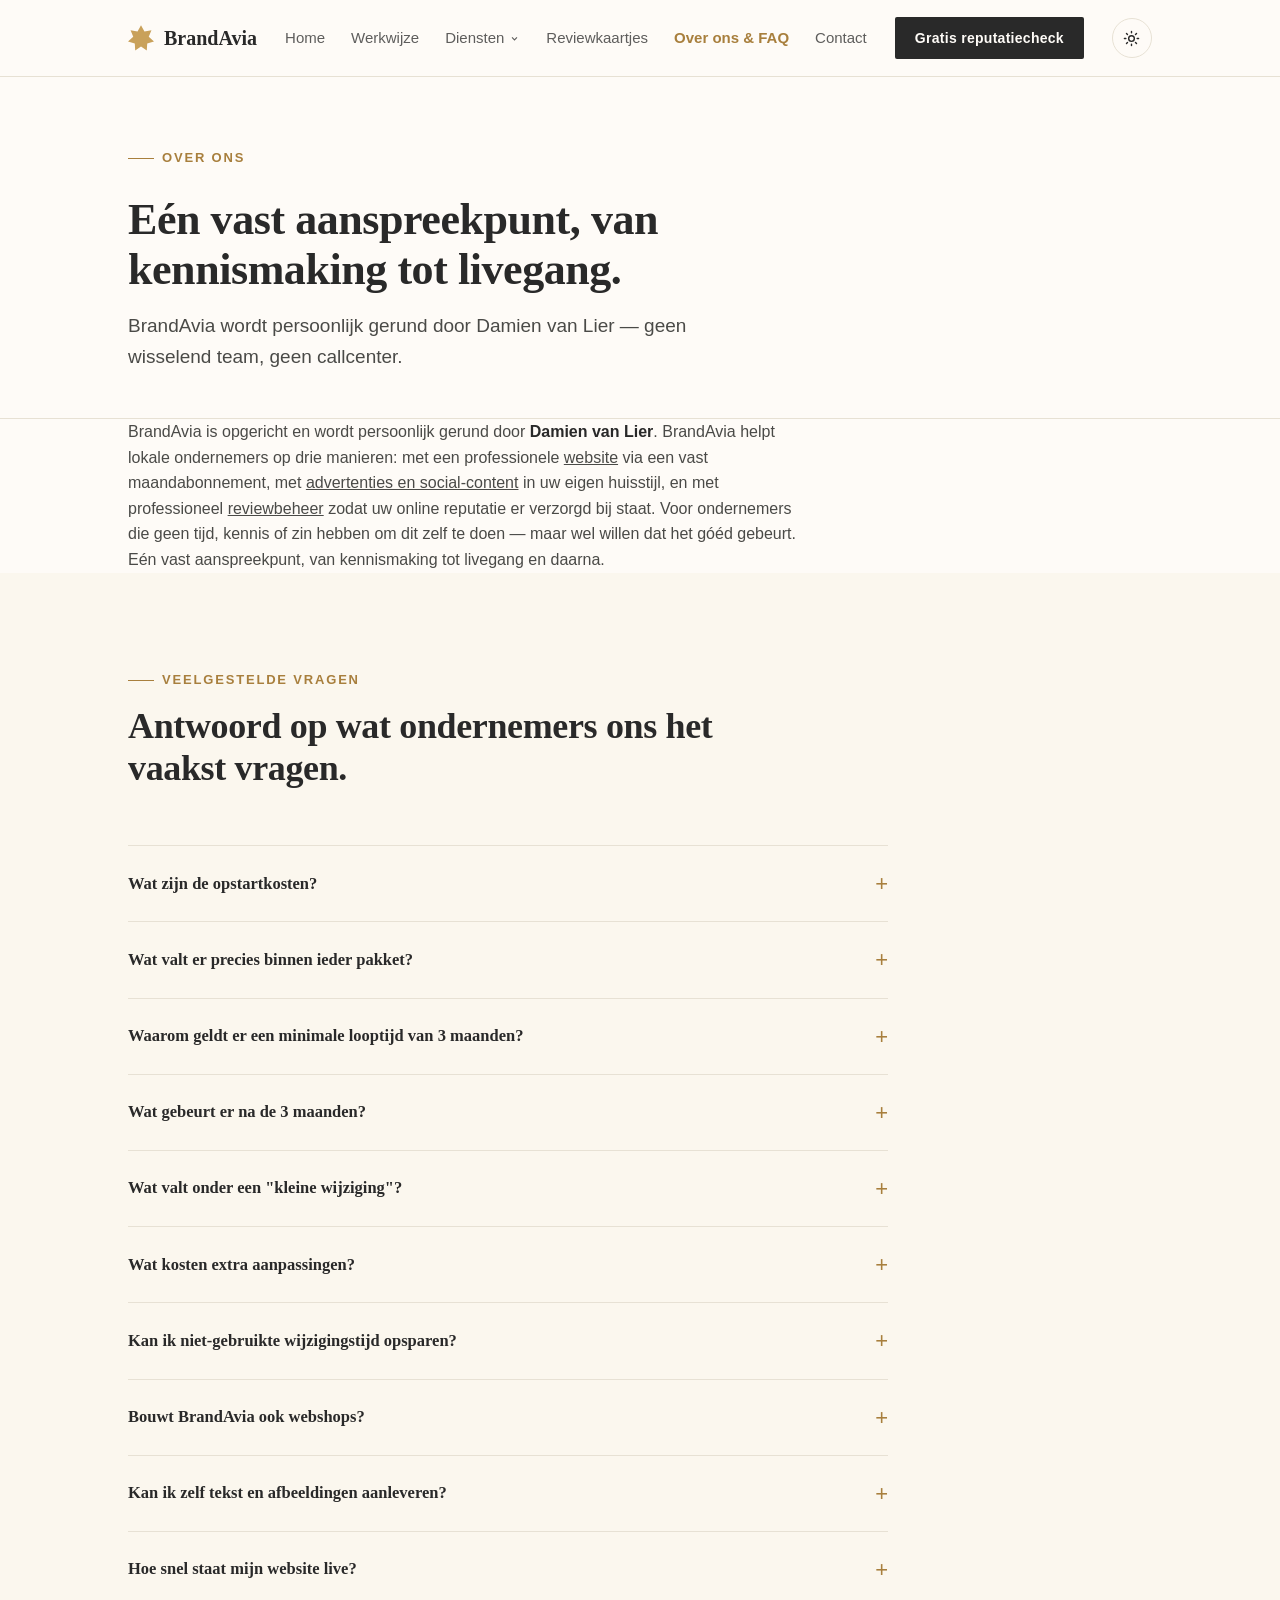
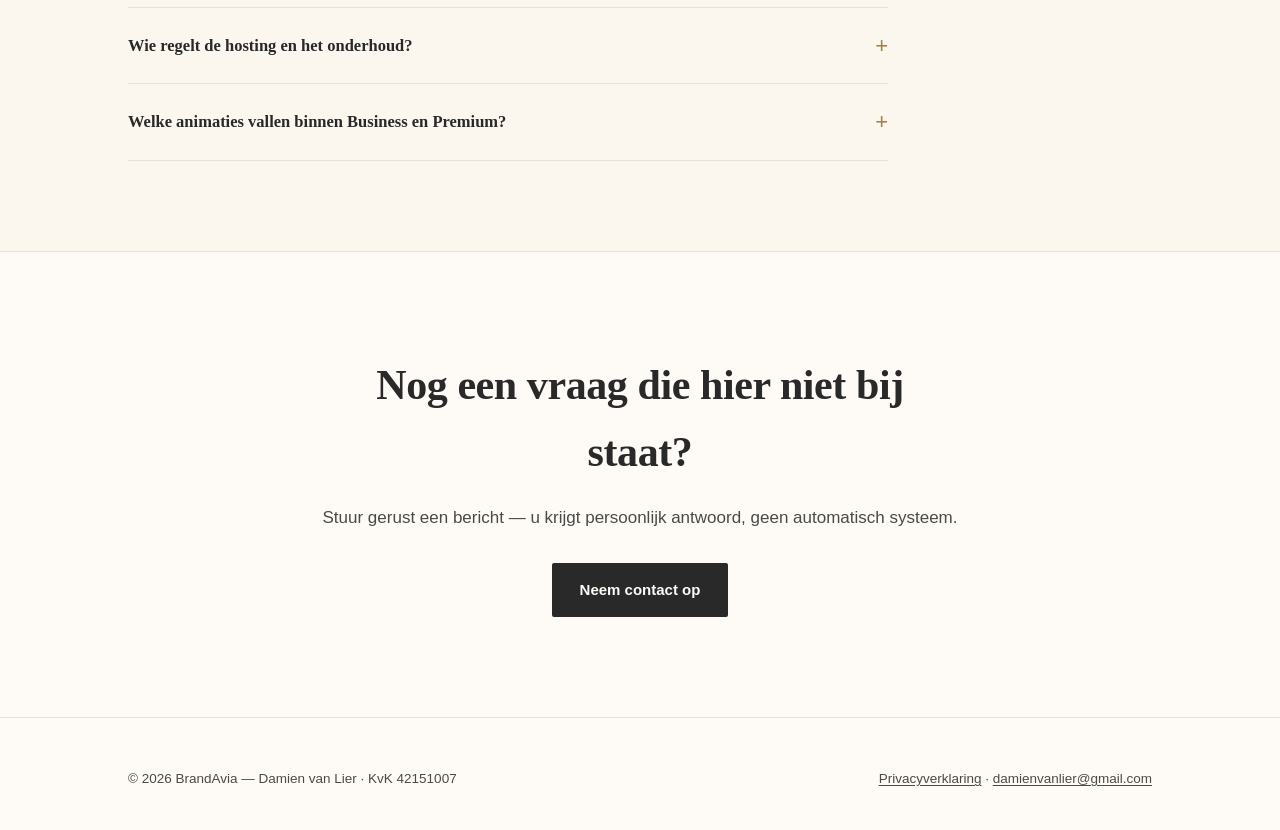
<file: over-ons.html>
<!DOCTYPE html>
<html lang="nl">
<head>
<meta charset="UTF-8">
<script>(function(){try{var t=localStorage.getItem('brandavia-theme');if(t)document.documentElement.setAttribute('data-theme',t);}catch(e){}})();</script>
<meta name="viewport" content="width=device-width, initial-scale=1.0">
<meta name="theme-color" content="#292929">
<title>Over BrandAvia &amp; veelgestelde vragen</title>
<meta name="description" content="Wie BrandAvia is, en antwoord op de meest gestelde vragen over opstartkosten, looptijd, wijzigingen, hosting en animaties.">
<meta name="robots" content="index, follow">
<link rel="canonical" href="https://brandavia.nl/over-ons">
<meta property="og:type" content="website">
<meta property="og:site_name" content="BrandAvia">
<meta property="og:title" content="Over BrandAvia & veelgestelde vragen">
<meta property="og:description" content="Wie BrandAvia is en antwoord op de meest gestelde vragen.">
<meta property="og:url" content="https://brandavia.nl/over-ons">
<meta property="og:locale" content="nl_NL">
<link rel="icon" href="data:image/svg+xml,%3Csvg xmlns='http://www.w3.org/2000/svg' viewBox='0 0 54 53'%3E%3Crect width='54' height='53' rx='10' fill='%23292929'/%3E%3Cpath d='M27,7L32.9,17.8L45.2,15.8L40.6,26.9L50,35.4L38.5,39L37.7,51.3L27,44.2L16.3,51.3L15.5,39L4,35.4L13.4,26.9L8.8,15.8L21.1,17.8Z' fill='%23C9A15A'/%3E%3C/svg%3E">
<link rel="stylesheet" href="style.css?v=5">
</head>
<body>

<a class="skip-link" href="#main-content">Ga naar inhoud</a>

<nav>
  <div class="wrap">
    <a class="logo" href="/">
      <svg viewBox="0 0 54 53" fill="#C9A15A" aria-hidden="true"><path d="M27,0L34.2,12.8L48.7,10.4L43.1,24L54,33.9L39.9,38L39,52.6L27,44.2L15,52.6L14.1,38L0,33.9L10.9,24L5.3,10.4L19.8,12.8Z"/></svg>
      BrandAvia
    </a>
    <ul id="navLinks">
      <li><a href="/">Home</a></li>
      <li><a href="/werkwijze">Werkwijze</a></li>
      <li class="nav-dropdown">
        <button class="nav-dropdown-toggle" type="button" aria-expanded="false" aria-haspopup="true">
          Diensten
          <svg class="chev" viewBox="0 0 20 20" fill="none" stroke="currentColor" stroke-width="2" aria-hidden="true"><path d="M5.5 8l4.5 4.5L14.5 8"/></svg>
        </button>
        <ul class="nav-submenu">
          <li><a href="/pakketten">Website</a></li>
          <li><a href="/reviews">Reviews</a></li>
          <li><a href="/advertenties">Advertenties</a></li>
        </ul>
      </li>
      <li><a href="/kaartjes">Reviewkaartjes</a></li>
      <li><a href="/over-ons" aria-current="page">Over ons &amp; FAQ</a></li>
      <li><a href="/contact">Contact</a></li>
    </ul>
    <a class="nav-cta" href="/contact?aanvraag=reputatiecheck">Gratis reputatiecheck</a>
    <div class="nav-icons">
      <button class="theme-toggle" id="themeToggle" type="button" aria-label="Donker thema in-/uitschakelen">
        <svg class="icon-sun" viewBox="0 0 24 24" fill="none" stroke="currentColor" stroke-width="2" stroke-linecap="round" aria-hidden="true"><circle cx="12" cy="12" r="4"/><path d="M12 2v2M12 20v2M4.93 4.93l1.41 1.41M17.66 17.66l1.41 1.41M2 12h2M20 12h2M4.93 19.07l1.41-1.41M17.66 6.34l1.41-1.41"/></svg>
        <svg class="icon-moon" viewBox="0 0 24 24" fill="currentColor" aria-hidden="true"><path d="M20.354 15.354A9 9 0 018.646 3.646 9.003 9.003 0 1020.354 15.354z"/></svg>
      </button>
      <button class="nav-toggle" id="navToggle" aria-expanded="false" aria-controls="navLinks" aria-label="Menu openen">
        <span></span>
      </button>
    </div>
  </div>
</nav>

<header class="page-header" id="main-content">
  <div class="wrap">
    <span class="eyebrow">Over ons</span>
    <h1>Eén vast aanspreekpunt, van kennismaking tot livegang.</h1>
    <p class="lede">BrandAvia wordt persoonlijk gerund door Damien van Lier — geen wisselend team, geen callcenter.</p>
  </div>
</header>

<section>
  <div class="wrap">
    <p class="founder-note">BrandAvia is opgericht en wordt persoonlijk gerund door <strong>Damien van Lier</strong>. BrandAvia helpt lokale ondernemers op drie manieren: met een professionele <a href="/pakketten">website</a> via een vast maandabonnement, met <a href="/advertenties">advertenties en social-content</a> in uw eigen huisstijl, en met professioneel <a href="/reviews">reviewbeheer</a> zodat uw online reputatie er verzorgd bij staat. Voor ondernemers die geen tijd, kennis of zin hebben om dit zelf te doen — maar wel willen dat het góéd gebeurt. Eén vast aanspreekpunt, van kennismaking tot livegang en daarna.</p>
  </div>
</section>

<section class="services">
  <div class="wrap">
    <div class="section-head">
      <span class="eyebrow">Veelgestelde vragen</span>
      <h2>Antwoord op wat ondernemers ons het vaakst vragen.</h2>
    </div>

    <div class="faq-list">
      <details class="faq-item">
        <summary>Wat zijn de opstartkosten?</summary>
        <p>Eenmalige kosten voor ontwerp en bouw, bovenop de maandelijkse abonnementsprijs: €189,95 bij Starter, €249,95 bij Business en €349,95 bij Premium. U betaalt dit één keer bij aanvang.</p>
      </details>
      <details class="faq-item">
        <summary>Wat valt er precies binnen ieder pakket?</summary>
        <p>Dat verschilt per pakket — van een complete onepage bij Starter tot maatwerk met tien pagina's bij Premium. Bekijk de <a href="/pakketten">volledige vergelijkingstabel</a> voor alle onderdelen naast elkaar.</p>
      </details>
      <details class="faq-item">
        <summary>Waarom geldt er een minimale looptijd van 3 maanden?</summary>
        <p>Een korte minimale looptijd geeft ons de ruimte om uw website goed op te leveren en eventuele opstartpunten samen glad te strijken, voordat het abonnement maandelijks opzegbaar wordt.</p>
      </details>
      <details class="faq-item">
        <summary>Wat gebeurt er na de 3 maanden?</summary>
        <p>Uw abonnement loopt gewoon door, maar wordt vanaf dat moment maandelijks opzegbaar met een opzegtermijn van één maand.</p>
      </details>
      <details class="faq-item">
        <summary>Wat valt onder een "kleine wijziging"?</summary>
        <p>Denk aan een tekst aanpassen, een afbeelding vervangen, een link of de openingstijden bijwerken. Grotere aanpassingen — zoals een nieuwe pagina of een nieuw formulier — vallen buiten de inbegrepen wijzigingstijd.</p>
      </details>
      <details class="faq-item">
        <summary>Wat kosten extra aanpassingen?</summary>
        <p>Extra werkzaamheden kosten €65 per uur, berekend per vijftien minuten — u betaalt dus alleen voor de tijd die daadwerkelijk nodig is. Voor grotere klussen ontvangt u vooraf een duidelijke inschatting. Zie de <a href="/pakketten">tabel met richtprijzen</a> voor veelgevraagde aanpassingen.</p>
      </details>
      <details class="faq-item">
        <summary>Kan ik niet-gebruikte wijzigingstijd opsparen?</summary>
        <p>Nee. Wijzigingstijd die u niet gebruikt binnen de periode (maand bij Starter, week bij Business en Premium) vervalt en kan niet worden meegenomen of opgespaard.</p>
      </details>
      <details class="faq-item">
        <summary>Bouwt BrandAvia ook webshops?</summary>
        <p>Nee. BrandAvia richt zich uitsluitend op professionele bedrijfswebsites — geen webshops, geen productverkoopfunctionaliteit.</p>
      </details>
      <details class="faq-item">
        <summary>Kan ik zelf tekst en afbeeldingen aanleveren?</summary>
        <p>Ja, dat kan en helpt de doorlooptijd te versnellen. Levert u liever niet alles zelf aan? Dan bespreken we tijdens de intake samen wat wel en niet standaard binnen uw pakket valt.</p>
      </details>
      <details class="faq-item">
        <summary>Hoe snel staat mijn website live?</summary>
        <p>Daar hebben we geen vaste standaardtermijn voor — de doorlooptijd hangt af van de omvang van uw pakket en hoe snel u content aanlevert. Na de intake bespreken we een concrete planning voor uw project.</p>
      </details>
      <details class="faq-item">
        <summary>Wie regelt de hosting en het onderhoud?</summary>
        <p>Wij. Hosting, SSL, back-ups, beveiliging en technische updates zijn bij elk pakket inbegrepen — u hoeft daar zelf niets voor te regelen.</p>
      </details>
      <details class="faq-item">
        <summary>Welke animaties vallen binnen Business en Premium?</summary>
        <p>Business en Premium bevatten interactieve, geanimeerde buttons. Premium bevat daarnaast subtiele scroll-, tekst- en beeldanimaties. Uitgebreide 3D-animaties vallen niet automatisch binnen een pakket — daarvoor ontvangt u vooraf een prijsinschatting.</p>
      </details>
    </div>
  </div>
</section>

<section class="cta" id="contact">
  <div class="wrap">
    <h2>Nog een vraag die hier niet bij staat?</h2>
    <p>Stuur gerust een bericht — u krijgt persoonlijk antwoord, geen automatisch systeem.</p>
    <a class="btn-primary" href="/contact">Neem contact op</a>
  </div>
</section>

<footer>
  <div class="wrap">
    <span>© 2026 BrandAvia — Damien van Lier · KvK 42151007</span>
    <span><a href="/privacy">Privacyverklaring</a> · <a href="mailto:damienvanlier@gmail.com">damienvanlier@gmail.com</a></span>
  </div>
</footer>

<script>
  (function(){
    var toggle = document.getElementById('navToggle');
    var links = document.getElementById('navLinks');
    if(!toggle || !links) return;
    toggle.addEventListener('click', function(){
      var open = toggle.getAttribute('aria-expanded') === 'true';
      toggle.setAttribute('aria-expanded', String(!open));
      links.classList.toggle('open', !open);
      toggle.setAttribute('aria-label', open ? 'Menu openen' : 'Menu sluiten');
    });
    links.querySelectorAll('a').forEach(function(a){
      a.addEventListener('click', function(){
        toggle.setAttribute('aria-expanded', 'false');
        links.classList.remove('open');
        toggle.setAttribute('aria-label', 'Menu openen');
      });
    });
  })();

  (function(){
    var dropdown = document.querySelector('.nav-dropdown');
    if(!dropdown) return;
    var toggle = dropdown.querySelector('.nav-dropdown-toggle');
    toggle.addEventListener('click', function(e){
      e.stopPropagation();
      var open = dropdown.classList.toggle('open');
      toggle.setAttribute('aria-expanded', String(open));
    });
    document.addEventListener('click', function(e){
      if(!dropdown.contains(e.target)){
        dropdown.classList.remove('open');
        toggle.setAttribute('aria-expanded', 'false');
      }
    });
  })();

  (function(){
    var btn = document.getElementById('themeToggle');
    if(!btn) return;
    var root = document.documentElement;
    function current(){
      var stored = root.getAttribute('data-theme');
      if(stored) return stored;
      return window.matchMedia('(prefers-color-scheme: dark)').matches ? 'dark' : 'light';
    }
    btn.addEventListener('click', function(){
      var next = current() === 'dark' ? 'light' : 'dark';
      root.setAttribute('data-theme', next);
      try{ localStorage.setItem('brandavia-theme', next); }catch(e){}
    });
  })();
</script>
</body>
</html>
</file>
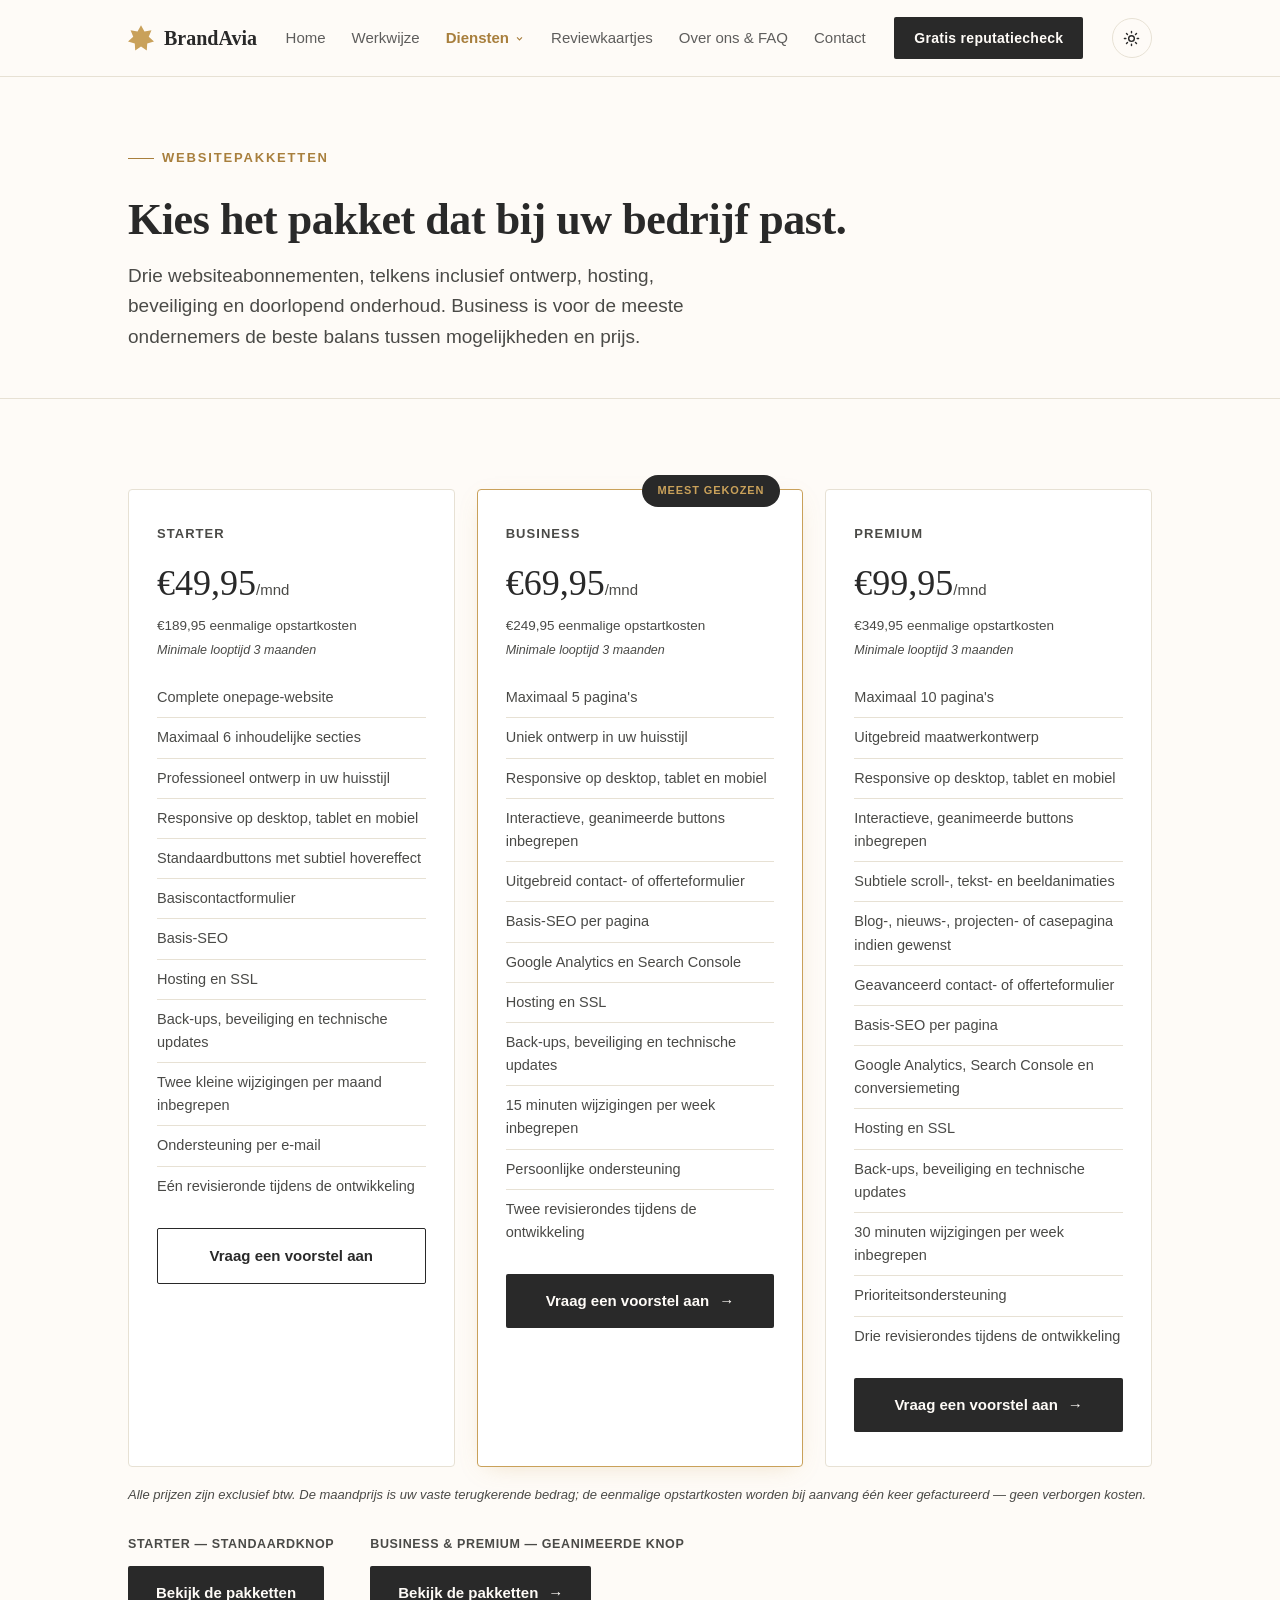
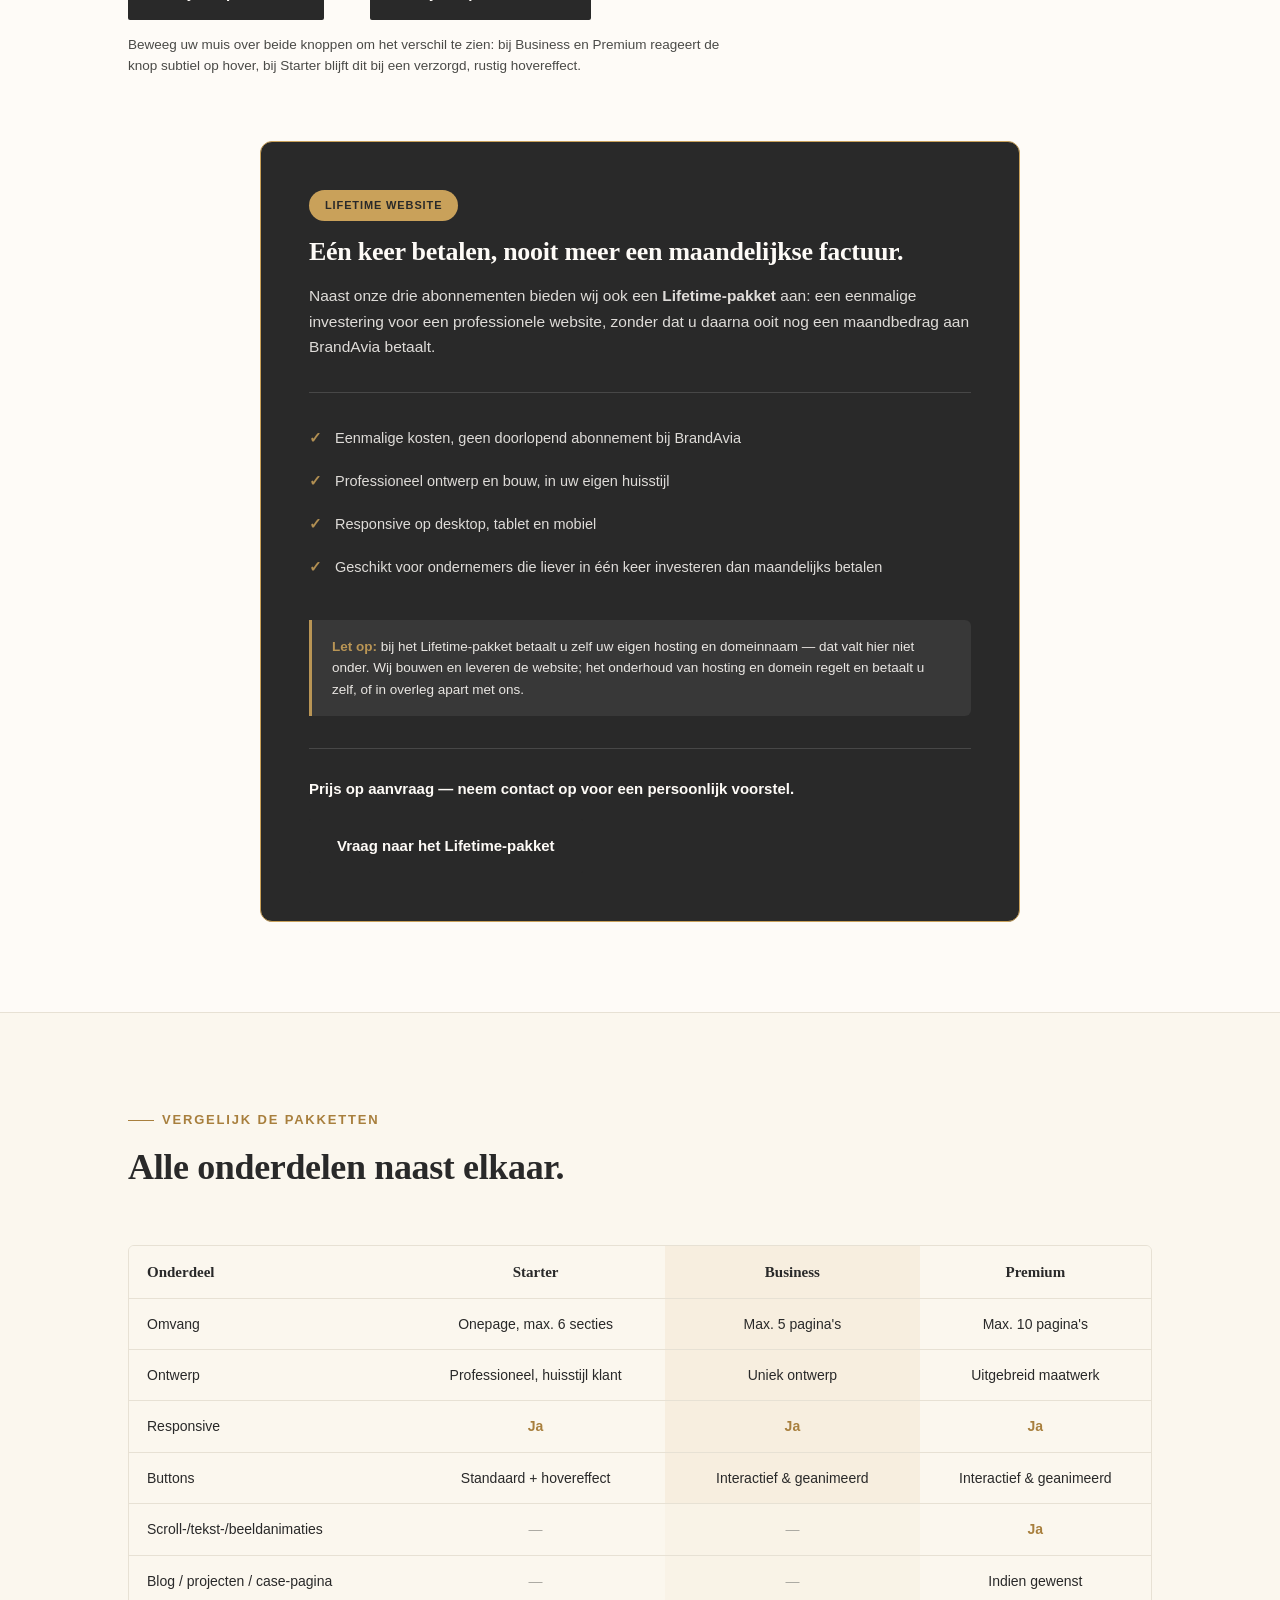
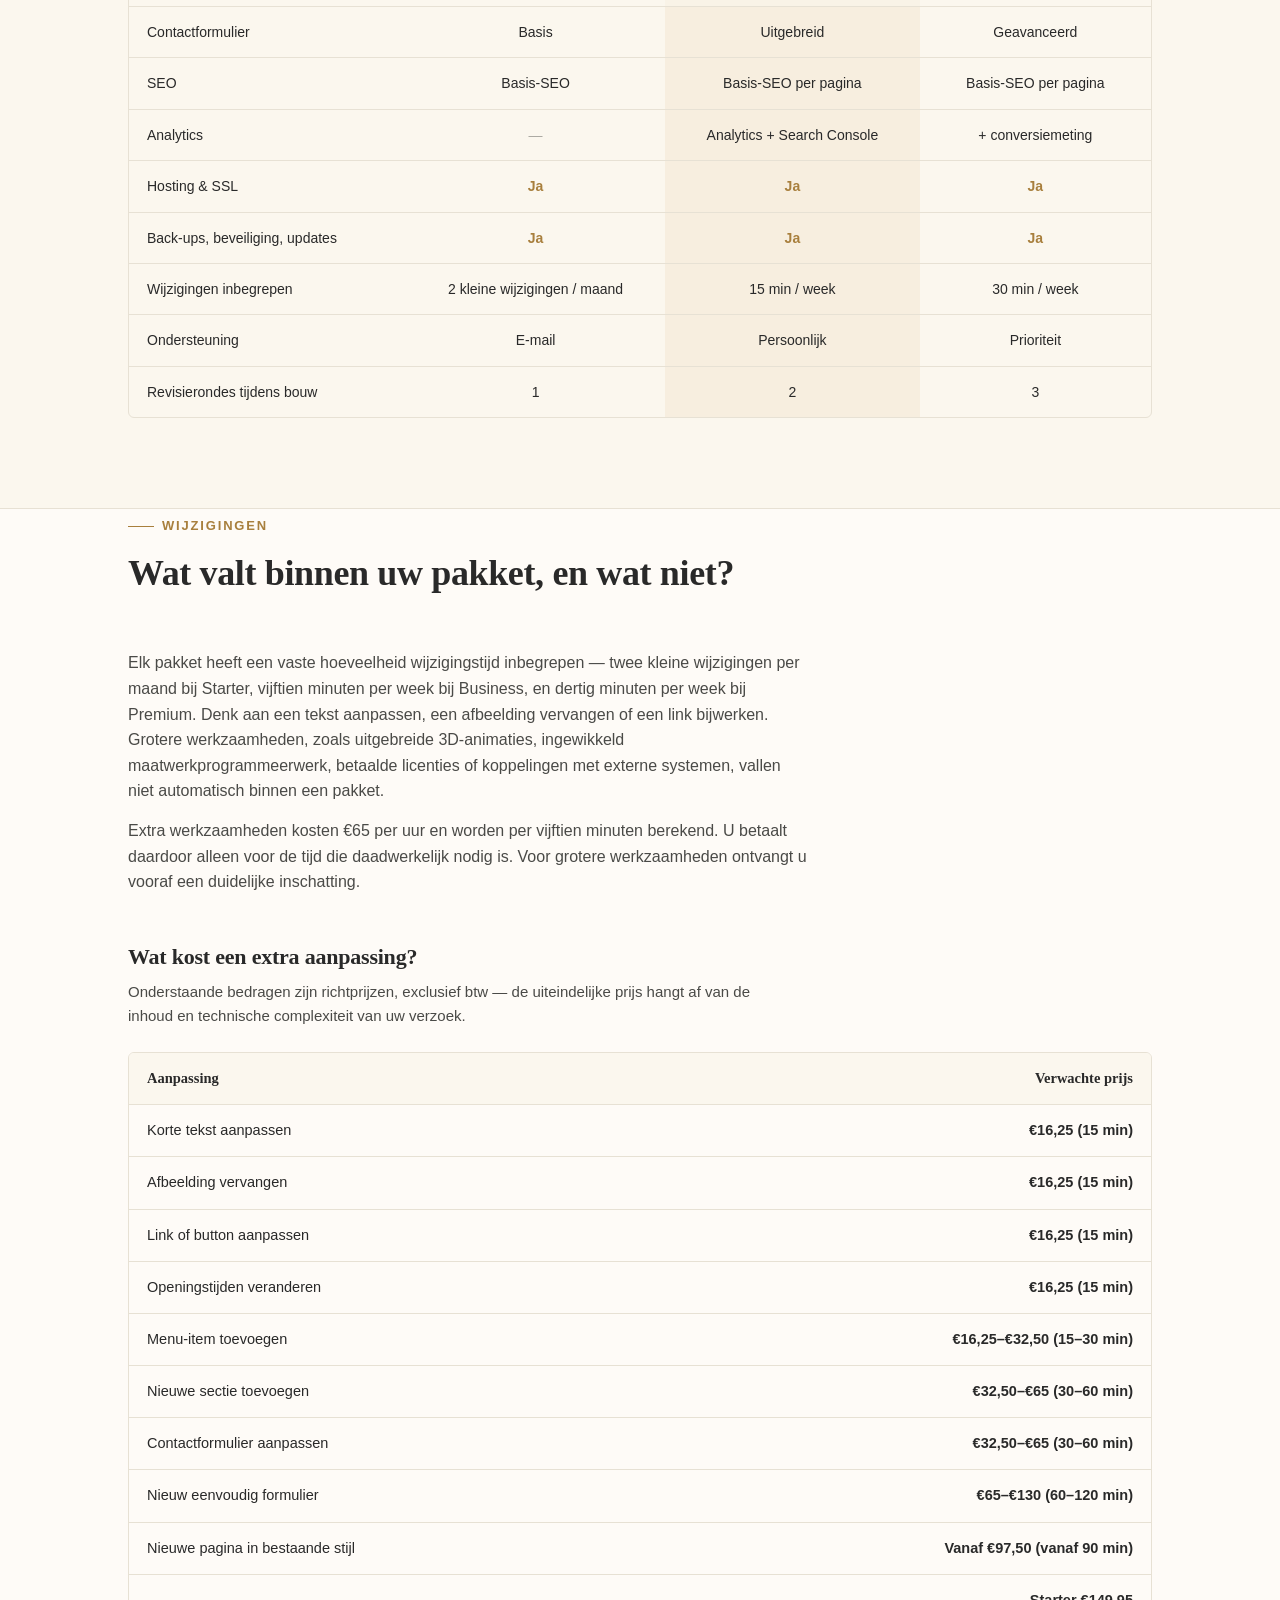
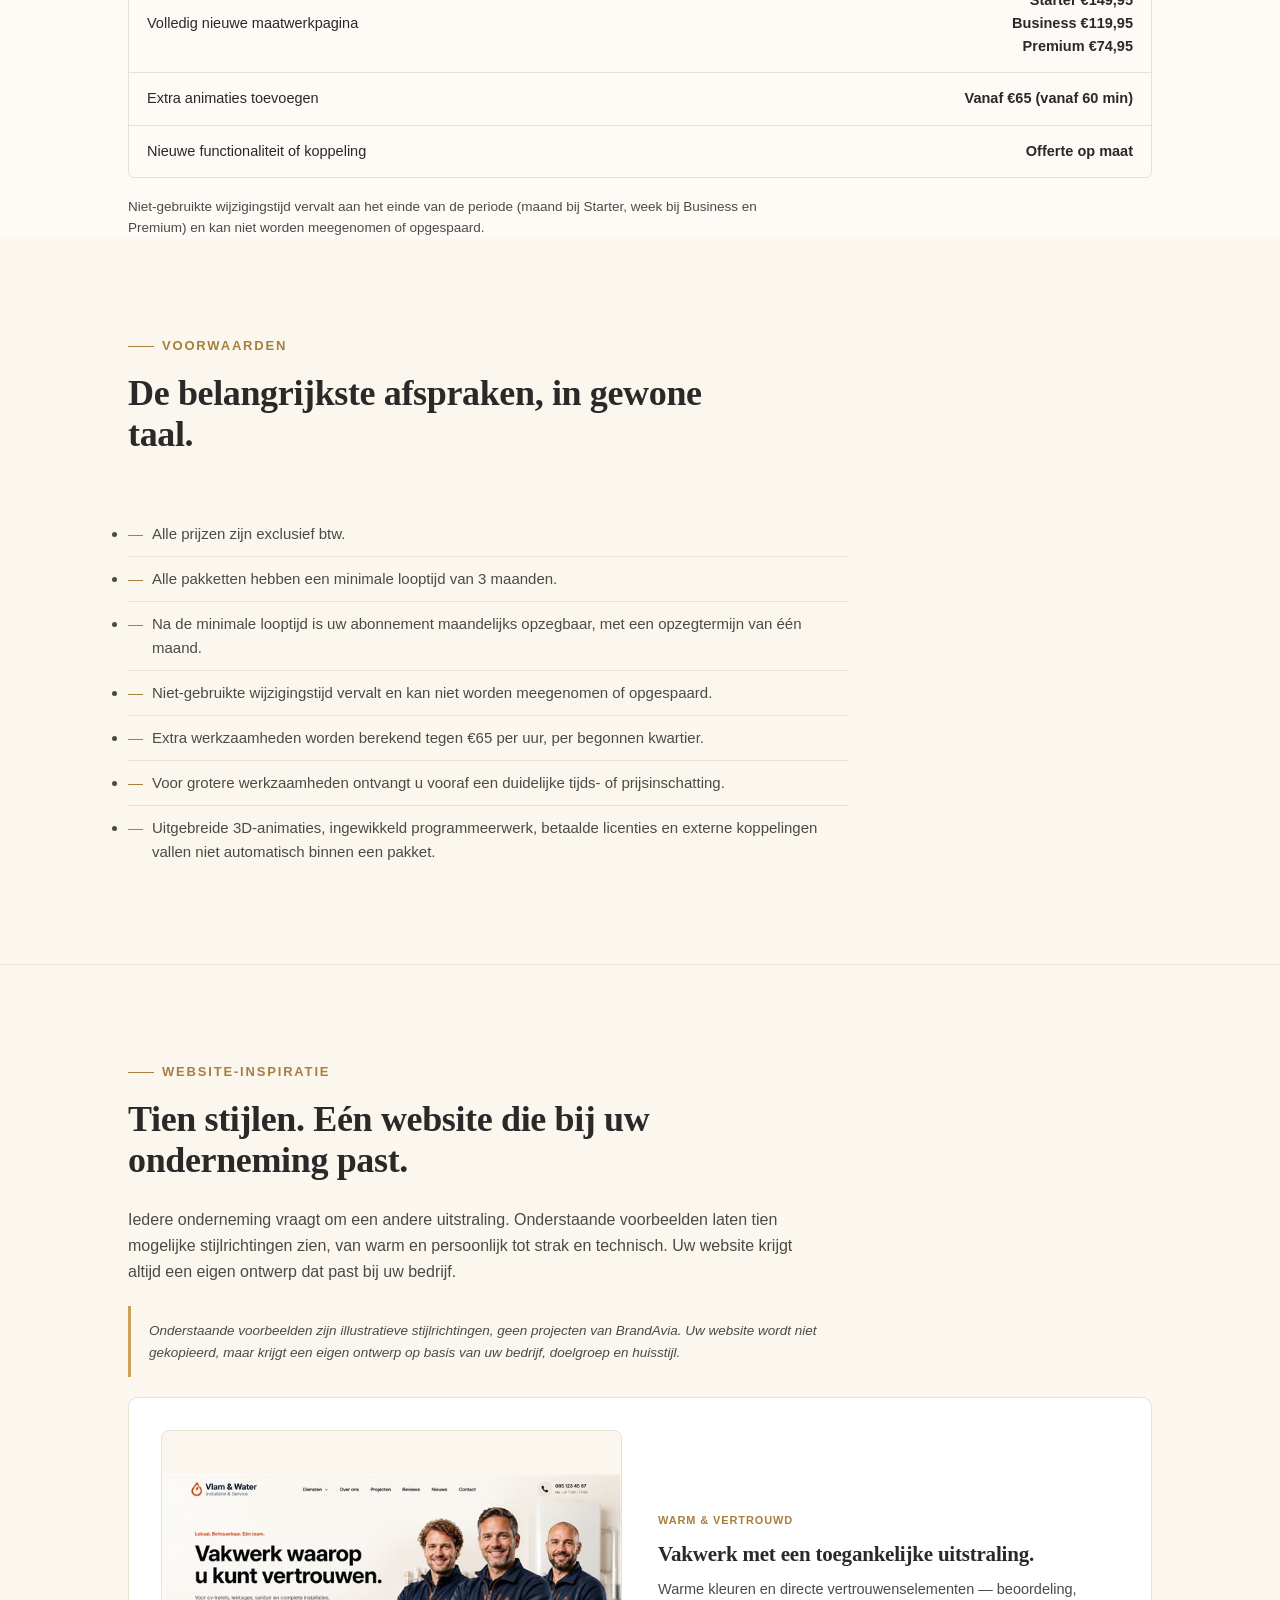
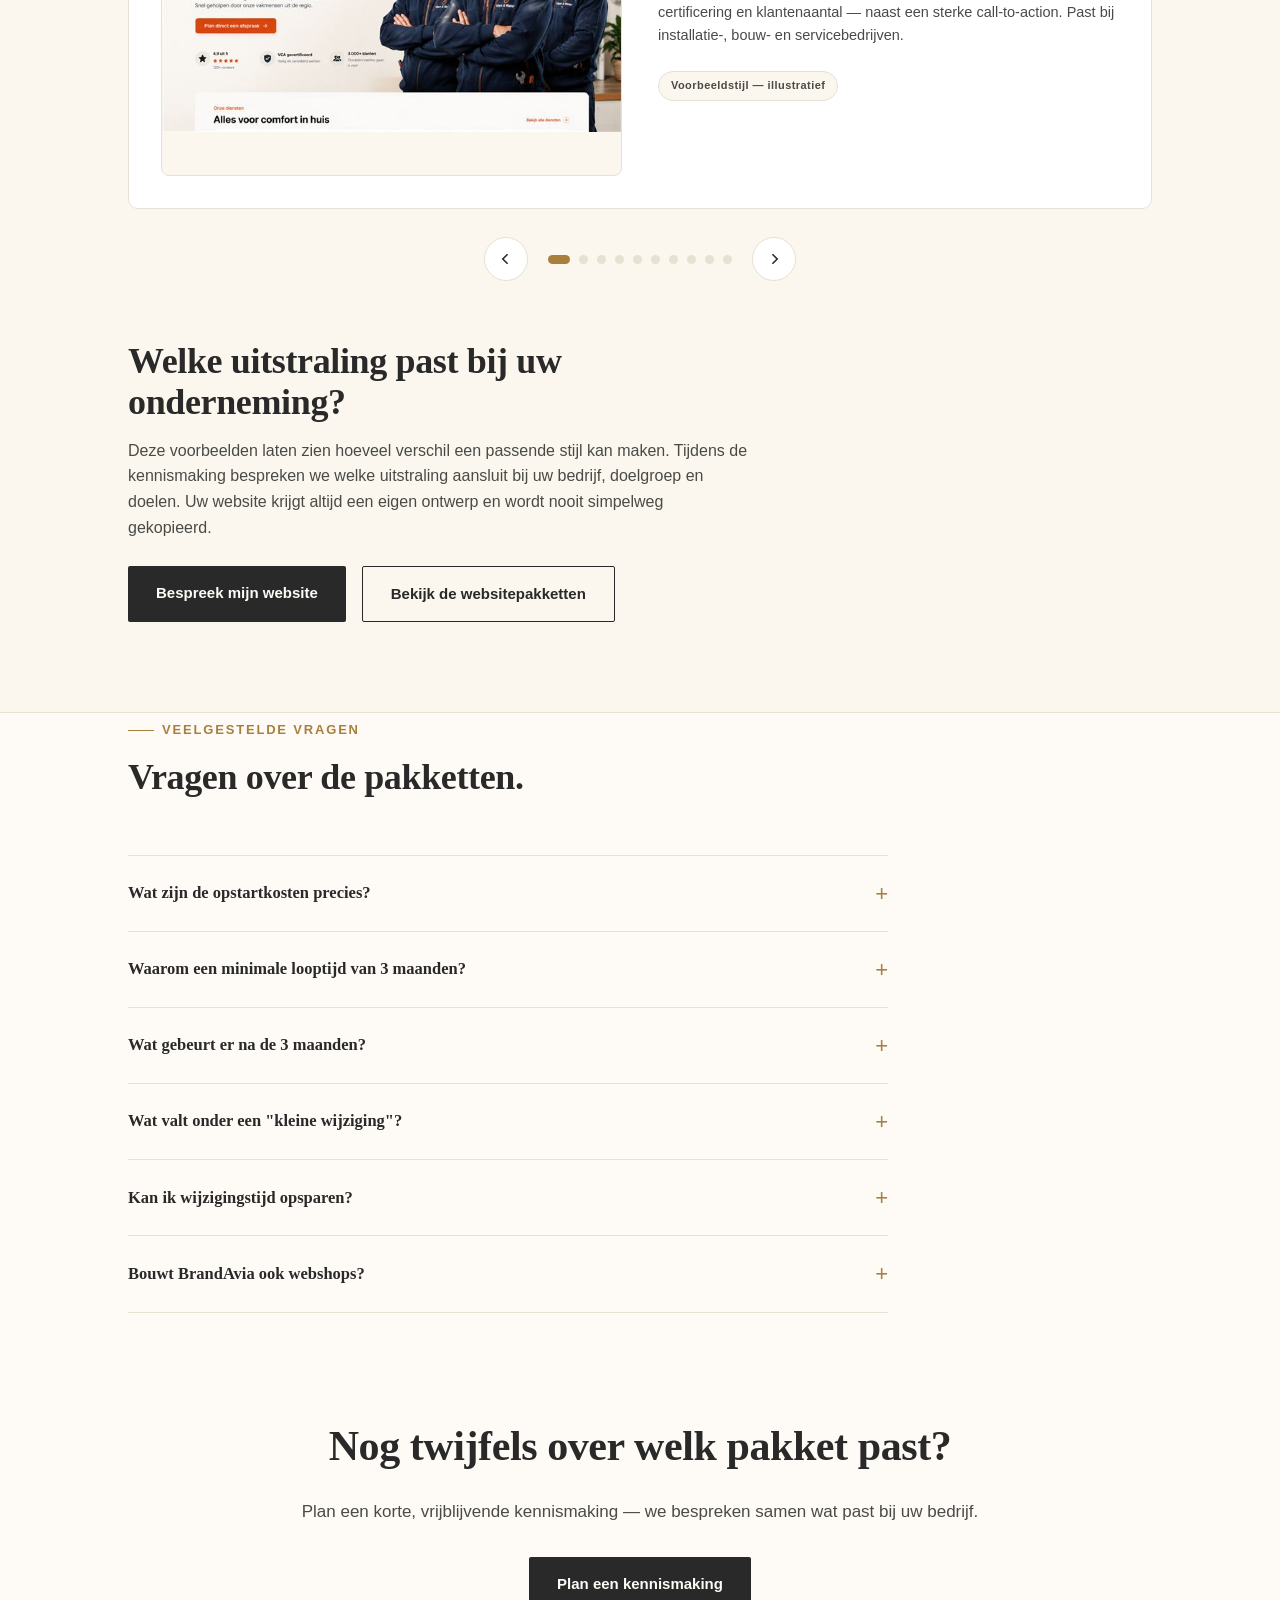
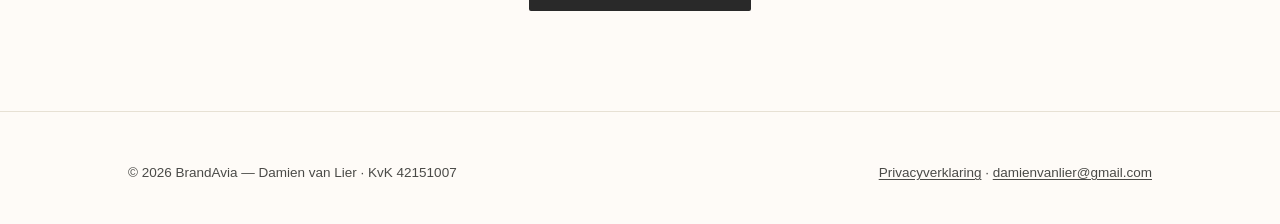
<file: pakketten.html>
<!DOCTYPE html>
<html lang="nl">
<head>
<meta charset="UTF-8">
<script>(function(){try{var t=localStorage.getItem('brandavia-theme');if(t)document.documentElement.setAttribute('data-theme',t);}catch(e){}})();</script>
<meta name="viewport" content="width=device-width, initial-scale=1.0">
<meta name="theme-color" content="#292929">
<title>Websitepakketten — BrandAvia</title>
<meta name="description" content="Starter, Business en Premium: drie websiteabonnementen inclusief hosting, onderhoud en wijzigingen. Vanaf €49,95 per maand, transparante voorwaarden.">
<meta name="robots" content="index, follow">
<link rel="canonical" href="https://brandavia.nl/pakketten">
<meta property="og:type" content="website">
<meta property="og:site_name" content="BrandAvia">
<meta property="og:title" content="Websitepakketten — BrandAvia">
<meta property="og:description" content="Starter, Business en Premium websiteabonnementen — inclusief hosting en onderhoud.">
<meta property="og:url" content="https://brandavia.nl/pakketten">
<meta property="og:locale" content="nl_NL">
<link rel="icon" href="data:image/svg+xml,%3Csvg xmlns='http://www.w3.org/2000/svg' viewBox='0 0 54 53'%3E%3Crect width='54' height='53' rx='10' fill='%23292929'/%3E%3Cpath d='M27,7L32.9,17.8L45.2,15.8L40.6,26.9L50,35.4L38.5,39L37.7,51.3L27,44.2L16.3,51.3L15.5,39L4,35.4L13.4,26.9L8.8,15.8L21.1,17.8Z' fill='%23C9A15A'/%3E%3C/svg%3E">
<link rel="stylesheet" href="style.css?v=5">
</head>
<body>

<a class="skip-link" href="#main-content">Ga naar inhoud</a>

<nav>
  <div class="wrap">
    <a class="logo" href="/">
      <svg viewBox="0 0 54 53" fill="#C9A15A" aria-hidden="true"><path d="M27,0L34.2,12.8L48.7,10.4L43.1,24L54,33.9L39.9,38L39,52.6L27,44.2L15,52.6L14.1,38L0,33.9L10.9,24L5.3,10.4L19.8,12.8Z"/></svg>
      BrandAvia
    </a>
    <ul id="navLinks">
      <li><a href="/">Home</a></li>
      <li><a href="/werkwijze">Werkwijze</a></li>
      <li class="nav-dropdown">
        <button class="nav-dropdown-toggle active" type="button" aria-expanded="false" aria-haspopup="true">
          Diensten
          <svg class="chev" viewBox="0 0 20 20" fill="none" stroke="currentColor" stroke-width="2" aria-hidden="true"><path d="M5.5 8l4.5 4.5L14.5 8"/></svg>
        </button>
        <ul class="nav-submenu">
          <li><a href="/pakketten" aria-current="page">Website</a></li>
          <li><a href="/reviews">Reviews</a></li>
          <li><a href="/advertenties">Advertenties</a></li>
        </ul>
      </li>
      <li><a href="/kaartjes">Reviewkaartjes</a></li>
      <li><a href="/over-ons">Over ons &amp; FAQ</a></li>
      <li><a href="/contact">Contact</a></li>
    </ul>
    <a class="nav-cta" href="/contact?aanvraag=reputatiecheck">Gratis reputatiecheck</a>
    <div class="nav-icons">
      <button class="theme-toggle" id="themeToggle" type="button" aria-label="Donker thema in-/uitschakelen">
        <svg class="icon-sun" viewBox="0 0 24 24" fill="none" stroke="currentColor" stroke-width="2" stroke-linecap="round" aria-hidden="true"><circle cx="12" cy="12" r="4"/><path d="M12 2v2M12 20v2M4.93 4.93l1.41 1.41M17.66 17.66l1.41 1.41M2 12h2M20 12h2M4.93 19.07l1.41-1.41M17.66 6.34l1.41-1.41"/></svg>
        <svg class="icon-moon" viewBox="0 0 24 24" fill="currentColor" aria-hidden="true"><path d="M20.354 15.354A9 9 0 018.646 3.646 9.003 9.003 0 1020.354 15.354z"/></svg>
      </button>
      <button class="nav-toggle" id="navToggle" aria-expanded="false" aria-controls="navLinks" aria-label="Menu openen">
        <span></span>
      </button>
    </div>
  </div>
</nav>

<header class="page-header" id="main-content">
  <div class="wrap">
    <span class="eyebrow">Websitepakketten</span>
    <h1>Kies het pakket dat bij uw bedrijf past.</h1>
    <p class="lede">Drie websiteabonnementen, telkens inclusief ontwerp, hosting, beveiliging en doorlopend onderhoud. Business is voor de meeste ondernemers de beste balans tussen mogelijkheden en prijs.</p>
  </div>
</header>

<section class="pricing" id="pakket-prijzen">
  <div class="wrap">
    <div class="plans">
      <div class="plan">
        <div class="name">Starter</div>
        <div class="price">€49,95<span>/mnd</span></div>
        <div class="setup">€189,95 eenmalige opstartkosten</div>
        <div class="term">Minimale looptijd 3 maanden</div>
        <ul>
          <li>Complete onepage-website</li>
          <li>Maximaal 6 inhoudelijke secties</li>
          <li>Professioneel ontwerp in uw huisstijl</li>
          <li>Responsive op desktop, tablet en mobiel</li>
          <li>Standaardbuttons met subtiel hovereffect</li>
          <li>Basiscontactformulier</li>
          <li>Basis-SEO</li>
          <li>Hosting en SSL</li>
          <li>Back-ups, beveiliging en technische updates</li>
          <li>Twee kleine wijzigingen per maand inbegrepen</li>
          <li>Ondersteuning per e-mail</li>
          <li>Eén revisieronde tijdens de ontwikkeling</li>
        </ul>
        <div style="margin-top:22px;">
          <a class="btn-ghost" href="/contact" style="width:100%; text-align:center;">Vraag een voorstel aan</a>
        </div>
      </div>

      <div class="plan featured">
        <span class="badge">Meest gekozen</span>
        <div class="name">Business</div>
        <div class="price">€69,95<span>/mnd</span></div>
        <div class="setup">€249,95 eenmalige opstartkosten</div>
        <div class="term">Minimale looptijd 3 maanden</div>
        <ul>
          <li>Maximaal 5 pagina's</li>
          <li>Uniek ontwerp in uw huisstijl</li>
          <li>Responsive op desktop, tablet en mobiel</li>
          <li>Interactieve, geanimeerde buttons inbegrepen</li>
          <li>Uitgebreid contact- of offerteformulier</li>
          <li>Basis-SEO per pagina</li>
          <li>Google Analytics en Search Console</li>
          <li>Hosting en SSL</li>
          <li>Back-ups, beveiliging en technische updates</li>
          <li>15 minuten wijzigingen per week inbegrepen</li>
          <li>Persoonlijke ondersteuning</li>
          <li>Twee revisierondes tijdens de ontwikkeling</li>
        </ul>
        <div style="margin-top:22px;">
          <a class="btn-animated" href="/contact" style="width:100%; justify-content:center;">Vraag een voorstel aan <span class="arrow" aria-hidden="true">→</span></a>
        </div>
      </div>

      <div class="plan">
        <div class="name">Premium</div>
        <div class="price">€99,95<span>/mnd</span></div>
        <div class="setup">€349,95 eenmalige opstartkosten</div>
        <div class="term">Minimale looptijd 3 maanden</div>
        <ul>
          <li>Maximaal 10 pagina's</li>
          <li>Uitgebreid maatwerkontwerp</li>
          <li>Responsive op desktop, tablet en mobiel</li>
          <li>Interactieve, geanimeerde buttons inbegrepen</li>
          <li>Subtiele scroll-, tekst- en beeldanimaties</li>
          <li>Blog-, nieuws-, projecten- of casepagina indien gewenst</li>
          <li>Geavanceerd contact- of offerteformulier</li>
          <li>Basis-SEO per pagina</li>
          <li>Google Analytics, Search Console en conversiemeting</li>
          <li>Hosting en SSL</li>
          <li>Back-ups, beveiliging en technische updates</li>
          <li>30 minuten wijzigingen per week inbegrepen</li>
          <li>Prioriteitsondersteuning</li>
          <li>Drie revisierondes tijdens de ontwikkeling</li>
        </ul>
        <div style="margin-top:22px;">
          <a class="btn-animated" href="/contact" style="width:100%; justify-content:center;">Vraag een voorstel aan <span class="arrow" aria-hidden="true">→</span></a>
        </div>
      </div>
    </div>
    <p class="plan-note">Alle prijzen zijn exclusief btw. De maandprijs is uw vaste terugkerende bedrag; de eenmalige opstartkosten worden bij aanvang één keer gefactureerd — geen verborgen kosten.</p>

    <div class="btn-demo-row">
      <div class="btn-demo">
        <span class="label">Starter — standaardknop</span>
        <span class="btn-primary">Bekijk de pakketten</span>
      </div>
      <div class="btn-demo">
        <span class="label">Business &amp; Premium — geanimeerde knop</span>
        <span class="btn-animated">Bekijk de pakketten <span class="arrow" aria-hidden="true">→</span></span>
      </div>
    </div>
    <p style="font-size:13.5px; color:var(--charcoal-soft); margin-top:14px; max-width:600px;">Beweeg uw muis over beide knoppen om het verschil te zien: bij Business en Premium reageert de knop subtiel op hover, bij Starter blijft dit bij een verzorgd, rustig hovereffect.</p>

    <div class="lifetime-panel">
      <div class="lifetime-header">
        <span class="lifetime-tag">Lifetime Website</span>
        <h3>Eén keer betalen, nooit meer een maandelijkse factuur.</h3>
        <p>Naast onze drie abonnementen bieden wij ook een <strong>Lifetime-pakket</strong> aan: een eenmalige investering voor een professionele website, zonder dat u daarna ooit nog een maandbedrag aan BrandAvia betaalt.</p>
      </div>

      <ul class="lifetime-features">
        <li>Eenmalige kosten, geen doorlopend abonnement bij BrandAvia</li>
        <li>Professioneel ontwerp en bouw, in uw eigen huisstijl</li>
        <li>Responsive op desktop, tablet en mobiel</li>
        <li>Geschikt voor ondernemers die liever in één keer investeren dan maandelijks betalen</li>
      </ul>

      <p class="lifetime-note"><strong>Let op:</strong> bij het Lifetime-pakket betaalt u zelf uw eigen hosting en domeinnaam — dat valt hier niet onder. Wij bouwen en leveren de website; het onderhoud van hosting en domein regelt en betaalt u zelf, of in overleg apart met ons.</p>

      <div class="lifetime-footer">
        <p class="lifetime-price">Prijs op aanvraag — neem contact op voor een persoonlijk voorstel.</p>
        <a class="btn-primary" href="/contact?aanvraag=Website">Vraag naar het Lifetime-pakket</a>
      </div>
    </div>
  </div>
</section>

<section class="services">
  <div class="wrap">
    <div class="section-head">
      <span class="eyebrow">Vergelijk de pakketten</span>
      <h2>Alle onderdelen naast elkaar.</h2>
    </div>
    <div class="compare-wrap">
      <table class="compare-table">
        <thead>
          <tr>
            <th scope="col">Onderdeel</th>
            <th scope="col">Starter</th>
            <th scope="col" class="featured">Business</th>
            <th scope="col">Premium</th>
          </tr>
        </thead>
        <tbody>
          <tr><td>Omvang</td><td>Onepage, max. 6 secties</td><td class="featured">Max. 5 pagina's</td><td>Max. 10 pagina's</td></tr>
          <tr><td>Ontwerp</td><td>Professioneel, huisstijl klant</td><td class="featured">Uniek ontwerp</td><td>Uitgebreid maatwerk</td></tr>
          <tr><td>Responsive</td><td class="yes">Ja</td><td class="featured yes">Ja</td><td class="yes">Ja</td></tr>
          <tr><td>Buttons</td><td>Standaard + hovereffect</td><td class="featured">Interactief &amp; geanimeerd</td><td>Interactief &amp; geanimeerd</td></tr>
          <tr><td>Scroll-/tekst-/beeldanimaties</td><td class="no">—</td><td class="featured no">—</td><td class="yes">Ja</td></tr>
          <tr><td>Blog / projecten / case-pagina</td><td class="no">—</td><td class="featured no">—</td><td>Indien gewenst</td></tr>
          <tr><td>Contactformulier</td><td>Basis</td><td class="featured">Uitgebreid</td><td>Geavanceerd</td></tr>
          <tr><td>SEO</td><td>Basis-SEO</td><td class="featured">Basis-SEO per pagina</td><td>Basis-SEO per pagina</td></tr>
          <tr><td>Analytics</td><td class="no">—</td><td class="featured">Analytics + Search Console</td><td>+ conversiemeting</td></tr>
          <tr><td>Hosting &amp; SSL</td><td class="yes">Ja</td><td class="featured yes">Ja</td><td class="yes">Ja</td></tr>
          <tr><td>Back-ups, beveiliging, updates</td><td class="yes">Ja</td><td class="featured yes">Ja</td><td class="yes">Ja</td></tr>
          <tr><td>Wijzigingen inbegrepen</td><td>2 kleine wijzigingen / maand</td><td class="featured">15 min / week</td><td>30 min / week</td></tr>
          <tr><td>Ondersteuning</td><td>E-mail</td><td class="featured">Persoonlijk</td><td>Prioriteit</td></tr>
          <tr><td>Revisierondes tijdens bouw</td><td>1</td><td class="featured">2</td><td>3</td></tr>
        </tbody>
      </table>
    </div>
  </div>
</section>

<section>
  <div class="wrap">
    <div class="section-head">
      <span class="eyebrow">Wijzigingen</span>
      <h2>Wat valt binnen uw pakket, en wat niet?</h2>
    </div>
    <p style="font-size:16px; color:var(--charcoal-soft); max-width:680px; margin-bottom:14px;">Elk pakket heeft een vaste hoeveelheid wijzigingstijd inbegrepen — twee kleine wijzigingen per maand bij Starter, vijftien minuten per week bij Business, en dertig minuten per week bij Premium. Denk aan een tekst aanpassen, een afbeelding vervangen of een link bijwerken. Grotere werkzaamheden, zoals uitgebreide 3D-animaties, ingewikkeld maatwerkprogrammeerwerk, betaalde licenties of koppelingen met externe systemen, vallen niet automatisch binnen een pakket.</p>
    <p style="font-size:16px; color:var(--charcoal-soft); max-width:680px;">Extra werkzaamheden kosten €65 per uur en worden per vijftien minuten berekend. U betaalt daardoor alleen voor de tijd die daadwerkelijk nodig is. Voor grotere werkzaamheden ontvangt u vooraf een duidelijke inschatting.</p>

    <h3 style="font-size:22px; margin-top:44px; margin-bottom:6px;">Wat kost een extra aanpassing?</h3>
    <p style="font-size:15px; color:var(--charcoal-soft); max-width:640px;">Onderstaande bedragen zijn richtprijzen, exclusief btw — de uiteindelijke prijs hangt af van de inhoud en technische complexiteit van uw verzoek.</p>
    <div class="addon-wrap">
      <table class="addon-table">
        <thead>
          <tr><th scope="col">Aanpassing</th><th scope="col">Verwachte prijs</th></tr>
        </thead>
        <tbody>
          <tr><td>Korte tekst aanpassen</td><td>€16,25 (15 min)</td></tr>
          <tr><td>Afbeelding vervangen</td><td>€16,25 (15 min)</td></tr>
          <tr><td>Link of button aanpassen</td><td>€16,25 (15 min)</td></tr>
          <tr><td>Openingstijden veranderen</td><td>€16,25 (15 min)</td></tr>
          <tr><td>Menu-item toevoegen</td><td>€16,25–€32,50 (15–30 min)</td></tr>
          <tr><td>Nieuwe sectie toevoegen</td><td>€32,50–€65 (30–60 min)</td></tr>
          <tr><td>Contactformulier aanpassen</td><td>€32,50–€65 (30–60 min)</td></tr>
          <tr><td>Nieuw eenvoudig formulier</td><td>€65–€130 (60–120 min)</td></tr>
          <tr><td>Nieuwe pagina in bestaande stijl</td><td>Vanaf €97,50 (vanaf 90 min)</td></tr>
          <tr><td>Volledig nieuwe maatwerkpagina</td><td>Starter €149,95<br>Business €119,95<br>Premium €74,95</td></tr>
          <tr><td>Extra animaties toevoegen</td><td>Vanaf €65 (vanaf 60 min)</td></tr>
          <tr><td>Nieuwe functionaliteit of koppeling</td><td>Offerte op maat</td></tr>
        </tbody>
      </table>
    </div>
    <p class="addon-note">Niet-gebruikte wijzigingstijd vervalt aan het einde van de periode (maand bij Starter, week bij Business en Premium) en kan niet worden meegenomen of opgespaard.</p>
  </div>
</section>

<section class="services">
  <div class="wrap">
    <div class="section-head">
      <span class="eyebrow">Voorwaarden</span>
      <h2>De belangrijkste afspraken, in gewone taal.</h2>
    </div>
    <ul class="terms-list">
      <li>Alle prijzen zijn exclusief btw.</li>
      <li>Alle pakketten hebben een minimale looptijd van 3 maanden.</li>
      <li>Na de minimale looptijd is uw abonnement maandelijks opzegbaar, met een opzegtermijn van één maand.</li>
      <li>Niet-gebruikte wijzigingstijd vervalt en kan niet worden meegenomen of opgespaard.</li>
      <li>Extra werkzaamheden worden berekend tegen €65 per uur, per begonnen kwartier.</li>
      <li>Voor grotere werkzaamheden ontvangt u vooraf een duidelijke tijds- of prijsinschatting.</li>
      <li>Uitgebreide 3D-animaties, ingewikkeld programmeerwerk, betaalde licenties en externe koppelingen vallen niet automatisch binnen een pakket.</li>
    </ul>
  </div>
</section>

<section class="services">
  <div class="wrap">
    <div class="section-head">
      <span class="eyebrow">Website-inspiratie</span>
      <h2>Tien stijlen. Eén website die bij uw onderneming past.</h2>
    </div>
    <p style="font-size:16px; color:var(--charcoal-soft); max-width:680px; margin-top:-30px;">Iedere onderneming vraagt om een andere uitstraling. Onderstaande voorbeelden laten tien mogelijke stijlrichtingen zien, van warm en persoonlijk tot strak en technisch. Uw website krijgt altijd een eigen ontwerp dat past bij uw bedrijf.</p>
    <p class="inspo-note">Onderstaande voorbeelden zijn illustratieve stijlrichtingen, geen projecten van BrandAvia. Uw website wordt niet gekopieerd, maar krijgt een eigen ontwerp op basis van uw bedrijf, doelgroep en huisstijl.</p>

    <div class="inspo-slider">
      <div class="inspo-viewport" id="inspoViewport" tabindex="0" role="region" aria-roledescription="carrousel" aria-label="Website-inspiratievoorbeelden">
        <div class="inspo-slide" role="group" aria-roledescription="slide" aria-label="1 van 10">
          <div class="inspo-mock"><img src="img/stijl-vlamwater.jpg" alt="Voorbeeldstijl voor een installatie- en servicebedrijf: warme crème- en oranjetinten met vertrouwensbadges." loading="lazy"></div>
          <div>
            <span class="inspo-slide-label">Warm &amp; vertrouwd</span>
            <h3>Vakwerk met een toegankelijke uitstraling.</h3>
            <p>Warme kleuren en directe vertrouwenselementen — beoordeling, certificering en klantenaantal — naast een sterke call-to-action. Past bij installatie-, bouw- en servicebedrijven.</p>
            <span class="inspo-external-tag">Voorbeeldstijl — illustratief</span>
          </div>
        </div>

        <div class="inspo-slide" role="group" aria-roledescription="slide" aria-label="2 van 10">
          <div class="inspo-mock"><img src="img/stijl-nova.jpg" alt="Voorbeeldstijl voor een restaurant: donkergroene en gouden tinten met sfeervolle fotografie." loading="lazy"></div>
          <div>
            <span class="inspo-slide-label">Verfijnd &amp; sfeervol</span>
            <h3>Een exclusieve uitstraling voor horeca en beleving.</h3>
            <p>Donkere tinten, fotografie op volledige breedte en verfijnde typografie bouwen sfeer op nog vóór de eerste zin gelezen is.</p>
            <span class="inspo-external-tag">Voorbeeldstijl — illustratief</span>
          </div>
        </div>

        <div class="inspo-slide" role="group" aria-roledescription="slide" aria-label="3 van 10">
          <div class="inspo-mock"><img src="img/stijl-vitaal.jpg" alt="Voorbeeldstijl voor een fysiotherapiepraktijk: blauw-groene gradient met een rij dienstenpictogrammen." loading="lazy"></div>
          <div>
            <span class="inspo-slide-label">Fris &amp; professioneel</span>
            <h3>Vertrouwen en energie voor zorg en beweging.</h3>
            <p>Een kleurrijke, toegankelijke stijl met een duidelijk dienstenoverzicht direct onder de hero — ideaal voor praktijken en zorgverleners.</p>
            <span class="inspo-external-tag">Voorbeeldstijl — illustratief</span>
          </div>
        </div>

        <div class="inspo-slide" role="group" aria-roledescription="slide" aria-label="4 van 10">
          <div class="inspo-mock"><img src="img/stijl-lumen.jpg" alt="Voorbeeldstijl voor een softwarebedrijf: donker thema met een live dashboardweergave." loading="lazy"></div>
          <div>
            <span class="inspo-slide-label">Modern &amp; technisch</span>
            <h3>Een digitale uitstraling voor software en technologie.</h3>
            <p>Een donker, strak ontwerp met een live dashboardweergave — laat zien wat een product doet, in plaats van het alleen te beschrijven.</p>
            <span class="inspo-external-tag">Voorbeeldstijl — illustratief</span>
          </div>
        </div>

        <div class="inspo-slide" role="group" aria-roledescription="slide" aria-label="5 van 10">
          <div class="inspo-mock"><img src="img/stijl-morrow.jpg" alt="Voorbeeldstijl voor een modemerk: zwart met felgele accentkleur en grote typografie." loading="lazy"></div>
          <div>
            <span class="inspo-slide-label">Gedurfd &amp; visueel</span>
            <h3>Een sterke, herkenbare uitstraling voor mode en lifestyle.</h3>
            <p>Grote typografie, een felle accentkleur en fotografie die de boventoon voert — opvallend zonder onrustig te worden.</p>
            <span class="inspo-external-tag">Voorbeeldstijl — illustratief</span>
          </div>
        </div>

        <div class="inspo-slide" role="group" aria-roledescription="slide" aria-label="6 van 10">
          <div class="inspo-mock"><img src="img/stijl-havenwonen.jpg" alt="Voorbeeldstijl voor een makelaardij: crème en donkerteal met een zoekwidget over de hero-foto." loading="lazy"></div>
          <div>
            <span class="inspo-slide-label">Vertrouwd &amp; functioneel</span>
            <h3>Een overtuigende website voor makelaars en vastgoed.</h3>
            <p>Sfeerbeeld gecombineerd met een direct bruikbare zoekfunctie — bezoekers hoeven niet te scrollen om te vinden waar ze naar op zoek zijn.</p>
            <span class="inspo-external-tag">Voorbeeldstijl — illustratief</span>
          </div>
        </div>

        <div class="inspo-slide" role="group" aria-roledescription="slide" aria-label="7 van 10">
          <div class="inspo-mock"><img src="img/stijl-kracht.jpg" alt="Voorbeeldstijl voor een fitnessstudio: donker thema met rood-oranje accent en een lesrooster." loading="lazy"></div>
          <div>
            <span class="inspo-slide-label">Energiek &amp; direct</span>
            <h3>Kracht en actie voor sport en fitness.</h3>
            <p>Een donkere, energieke uitstraling met een live lesrooster in beeld — nodigt direct uit tot een eerste stap.</p>
            <span class="inspo-external-tag">Voorbeeldstijl — illustratief</span>
          </div>
        </div>

        <div class="inspo-slide" role="group" aria-roledescription="slide" aria-label="8 van 10">
          <div class="inspo-mock"><img src="img/stijl-buitengoed.jpg" alt="Voorbeeldstijl voor een hoveniersbedrijf: groen en crème met natuurfotografie." loading="lazy"></div>
          <div>
            <span class="inspo-slide-label">Natuurlijk &amp; rustig</span>
            <h3>Een rustige, natuurlijke uitstraling voor groenbedrijven.</h3>
            <p>Organische vormen, natuurfotografie en zachte kleuren passen bij bedrijven die met buitenruimte en duurzaamheid werken.</p>
            <span class="inspo-external-tag">Voorbeeldstijl — illustratief</span>
          </div>
        </div>

        <div class="inspo-slide" role="group" aria-roledescription="slide" aria-label="9 van 10">
          <div class="inspo-mock"><img src="img/stijl-duin.jpg" alt="Voorbeeldstijl voor een boetiekhotel: donker, warm beige met een boekingsbalk over de hero-foto." loading="lazy"></div>
          <div>
            <span class="inspo-slide-label">Rustgevend &amp; exclusief</span>
            <h3>Rust en ruimte voor hospitality en verblijf.</h3>
            <p>Een ingetogen, warme stijl met een boekingsbalk direct in de hero — sfeer en functionaliteit in één.</p>
            <span class="inspo-external-tag">Voorbeeldstijl — illustratief</span>
          </div>
        </div>

        <div class="inspo-slide" role="group" aria-roledescription="slide" aria-label="10 van 10">
          <div class="inspo-mock"><img src="img/stijl-helder.jpg" alt="Voorbeeldstijl voor een juridisch advieskantoor: donker bordeaux met goud en sociale bewijskracht." loading="lazy"></div>
          <div>
            <span class="inspo-slide-label">Zeker &amp; gevestigd</span>
            <h3>Autoriteit en vertrouwen voor advies en recht.</h3>
            <p>Een klassieke, ingetogen stijl met sociale bewijskracht (klantenaantal, beoordeling) die gezag uitstraalt zonder opdringerig te zijn.</p>
            <span class="inspo-external-tag">Voorbeeldstijl — illustratief</span>
          </div>
        </div>
      </div>

      <div class="inspo-controls">
        <button type="button" class="inspo-arrow" id="inspoPrev" aria-label="Vorige website-inspiratie">
          <svg viewBox="0 0 20 20" fill="none" stroke="currentColor" stroke-width="2" aria-hidden="true"><path d="M12 4l-6 6 6 6"/></svg>
        </button>
        <div class="inspo-dots" id="inspoDots" role="tablist" aria-label="Ga naar voorbeeld">
          <button type="button" class="inspo-dot" aria-current="true" aria-label="Voorbeeld 1: Warm &amp; vertrouwd" data-slide="0"></button>
          <button type="button" class="inspo-dot" aria-label="Voorbeeld 2: Verfijnd &amp; sfeervol" data-slide="1"></button>
          <button type="button" class="inspo-dot" aria-label="Voorbeeld 3: Fris &amp; professioneel" data-slide="2"></button>
          <button type="button" class="inspo-dot" aria-label="Voorbeeld 4: Modern &amp; technisch" data-slide="3"></button>
          <button type="button" class="inspo-dot" aria-label="Voorbeeld 5: Gedurfd &amp; visueel" data-slide="4"></button>
          <button type="button" class="inspo-dot" aria-label="Voorbeeld 6: Vertrouwd &amp; functioneel" data-slide="5"></button>
          <button type="button" class="inspo-dot" aria-label="Voorbeeld 7: Energiek &amp; direct" data-slide="6"></button>
          <button type="button" class="inspo-dot" aria-label="Voorbeeld 8: Natuurlijk &amp; rustig" data-slide="7"></button>
          <button type="button" class="inspo-dot" aria-label="Voorbeeld 9: Rustgevend &amp; exclusief" data-slide="8"></button>
          <button type="button" class="inspo-dot" aria-label="Voorbeeld 10: Zeker &amp; gevestigd" data-slide="9"></button>
        </div>
        <button type="button" class="inspo-arrow" id="inspoNext" aria-label="Volgende website-inspiratie">
          <svg viewBox="0 0 20 20" fill="none" stroke="currentColor" stroke-width="2" aria-hidden="true"><path d="M8 4l6 6-6 6"/></svg>
        </button>
      </div>
    </div>

    <div class="section-head" style="margin-top:60px; margin-bottom:0;">
      <h2>Welke uitstraling past bij uw onderneming?</h2>
      <p style="font-size:16px; color:var(--charcoal-soft); margin-top:14px;">Deze voorbeelden laten zien hoeveel verschil een passende stijl kan maken. Tijdens de kennismaking bespreken we welke uitstraling aansluit bij uw bedrijf, doelgroep en doelen. Uw website krijgt altijd een eigen ontwerp en wordt nooit simpelweg gekopieerd.</p>
      <div style="display:flex; gap:16px; flex-wrap:wrap; margin-top:26px;">
        <a class="btn-primary" href="/contact?aanvraag=Website">Bespreek mijn website</a>
        <a class="btn-ghost" href="#pakket-prijzen">Bekijk de websitepakketten</a>
      </div>
    </div>
  </div>
</section>

<section>
  <div class="wrap">
    <div class="section-head">
      <span class="eyebrow">Veelgestelde vragen</span>
      <h2>Vragen over de pakketten.</h2>
    </div>
    <div class="faq-list">
      <details class="faq-item">
        <summary>Wat zijn de opstartkosten precies?</summary>
        <p>Dit zijn eenmalige kosten voor het ontwerp en de bouw van uw website: €189,95 bij Starter, €249,95 bij Business en €349,95 bij Premium. Deze worden één keer bij aanvang gefactureerd, naast de maandelijkse abonnementsprijs.</p>
      </details>
      <details class="faq-item">
        <summary>Waarom een minimale looptijd van 3 maanden?</summary>
        <p>Een korte minimale looptijd geeft ons de ruimte om uw website goed op te leveren en eventuele opstartpunten samen glad te strijken, voordat het abonnement maandelijks opzegbaar wordt.</p>
      </details>
      <details class="faq-item">
        <summary>Wat gebeurt er na de 3 maanden?</summary>
        <p>Na de minimale looptijd loopt uw abonnement gewoon door, maar wordt het maandelijks opzegbaar met een opzegtermijn van één maand.</p>
      </details>
      <details class="faq-item">
        <summary>Wat valt onder een "kleine wijziging"?</summary>
        <p>Denk aan een tekst aanpassen, een afbeelding vervangen, een link of openingstijden bijwerken. Grotere aanpassingen — een nieuwe pagina, een nieuw formulier of extra functionaliteit — vallen buiten de inbegrepen wijzigingstijd; zie de tabel hierboven voor richtprijzen.</p>
      </details>
      <details class="faq-item">
        <summary>Kan ik wijzigingstijd opsparen?</summary>
        <p>Nee. Niet-gebruikte wijzigingstijd vervalt aan het einde van de periode en kan niet worden meegenomen naar een volgende maand of volgend jaar.</p>
      </details>
      <details class="faq-item">
        <summary>Bouwt BrandAvia ook webshops?</summary>
        <p>Nee. BrandAvia richt zich uitsluitend op professionele bedrijfswebsites — geen webshops of productverkoopfunctionaliteit.</p>
      </details>
    </div>
  </div>
</section>

<section class="cta" id="contact">
  <div class="wrap">
    <h2>Nog twijfels over welk pakket past?</h2>
    <p>Plan een korte, vrijblijvende kennismaking — we bespreken samen wat past bij uw bedrijf.</p>
    <a class="btn-primary" href="/contact">Plan een kennismaking</a>
  </div>
</section>

<footer>
  <div class="wrap">
    <span>© 2026 BrandAvia — Damien van Lier · KvK 42151007</span>
    <span><a href="/privacy">Privacyverklaring</a> · <a href="mailto:damienvanlier@gmail.com">damienvanlier@gmail.com</a></span>
  </div>
</footer>

<script>
  (function(){
    var toggle = document.getElementById('navToggle');
    var links = document.getElementById('navLinks');
    if(!toggle || !links) return;
    toggle.addEventListener('click', function(){
      var open = toggle.getAttribute('aria-expanded') === 'true';
      toggle.setAttribute('aria-expanded', String(!open));
      links.classList.toggle('open', !open);
      toggle.setAttribute('aria-label', open ? 'Menu openen' : 'Menu sluiten');
    });
    links.querySelectorAll('a').forEach(function(a){
      a.addEventListener('click', function(){
        toggle.setAttribute('aria-expanded', 'false');
        links.classList.remove('open');
        toggle.setAttribute('aria-label', 'Menu openen');
      });
    });
  })();

  (function(){
    var dropdown = document.querySelector('.nav-dropdown');
    if(!dropdown) return;
    var toggle = dropdown.querySelector('.nav-dropdown-toggle');
    toggle.addEventListener('click', function(e){
      e.stopPropagation();
      var open = dropdown.classList.toggle('open');
      toggle.setAttribute('aria-expanded', String(open));
    });
    document.addEventListener('click', function(e){
      if(!dropdown.contains(e.target)){
        dropdown.classList.remove('open');
        toggle.setAttribute('aria-expanded', 'false');
      }
    });
  })();

  (function(){
    var btn = document.getElementById('themeToggle');
    if(!btn) return;
    var root = document.documentElement;
    function current(){
      var stored = root.getAttribute('data-theme');
      if(stored) return stored;
      return window.matchMedia('(prefers-color-scheme: dark)').matches ? 'dark' : 'light';
    }
    btn.addEventListener('click', function(){
      var next = current() === 'dark' ? 'light' : 'dark';
      root.setAttribute('data-theme', next);
      try{ localStorage.setItem('brandavia-theme', next); }catch(e){}
    });
  })();

  // Website-inspiratieslider — scroll-snap carrousel, uitsluitend handmatige navigatie
  // (geen autoplay: dat verstoorde het vrij scrollen van de pagina).
  // Werkt zonder JS al als een horizontaal scrollbare lijst; dit script voegt alleen bediening toe.
  (function(){
    var viewport = document.getElementById('inspoViewport');
    if(!viewport) return;
    var slides = Array.prototype.slice.call(viewport.querySelectorAll('.inspo-slide'));
    var dots = Array.prototype.slice.call(document.querySelectorAll('.inspo-dot'));
    var prevBtn = document.getElementById('inspoPrev');
    var nextBtn = document.getElementById('inspoNext');
    var reduceMotion = window.matchMedia('(prefers-reduced-motion: reduce)').matches;
    var current = 0;

    function goTo(index){
      index = Math.max(0, Math.min(slides.length - 1, index));
      current = index;
      slides[index].scrollIntoView({
        behavior: reduceMotion ? 'auto' : 'smooth',
        inline: 'start',
        block: 'nearest'
      });
      dots.forEach(function(dot, i){
        dot.setAttribute('aria-current', i === index ? 'true' : 'false');
      });
    }

    function next(){ goTo((current + 1) % slides.length); }
    function prev(){ goTo((current - 1 + slides.length) % slides.length); }

    prevBtn && prevBtn.addEventListener('click', prev);
    nextBtn && nextBtn.addEventListener('click', next);
    dots.forEach(function(dot){
      dot.addEventListener('click', function(){
        goTo(parseInt(dot.getAttribute('data-slide'), 10));
      });
    });

    viewport.addEventListener('keydown', function(e){
      if(e.key === 'ArrowRight'){ e.preventDefault(); next(); }
      else if(e.key === 'ArrowLeft'){ e.preventDefault(); prev(); }
    });

    // Houdt de dot-navigatie synchroon wanneer bezoeker zelf handmatig scrolt/swiped.
    if('IntersectionObserver' in window){
      var observer = new IntersectionObserver(function(entries){
        entries.forEach(function(entry){
          if(entry.isIntersecting && entry.intersectionRatio > 0.6){
            var idx = slides.indexOf(entry.target);
            if(idx > -1){
              current = idx;
              dots.forEach(function(dot, i){ dot.setAttribute('aria-current', i === idx ? 'true' : 'false'); });
            }
          }
        });
      }, { root: viewport, threshold: [0.6] });
      slides.forEach(function(slide){ observer.observe(slide); });
    }
  })();
</script>
</body>
</html>
</file>
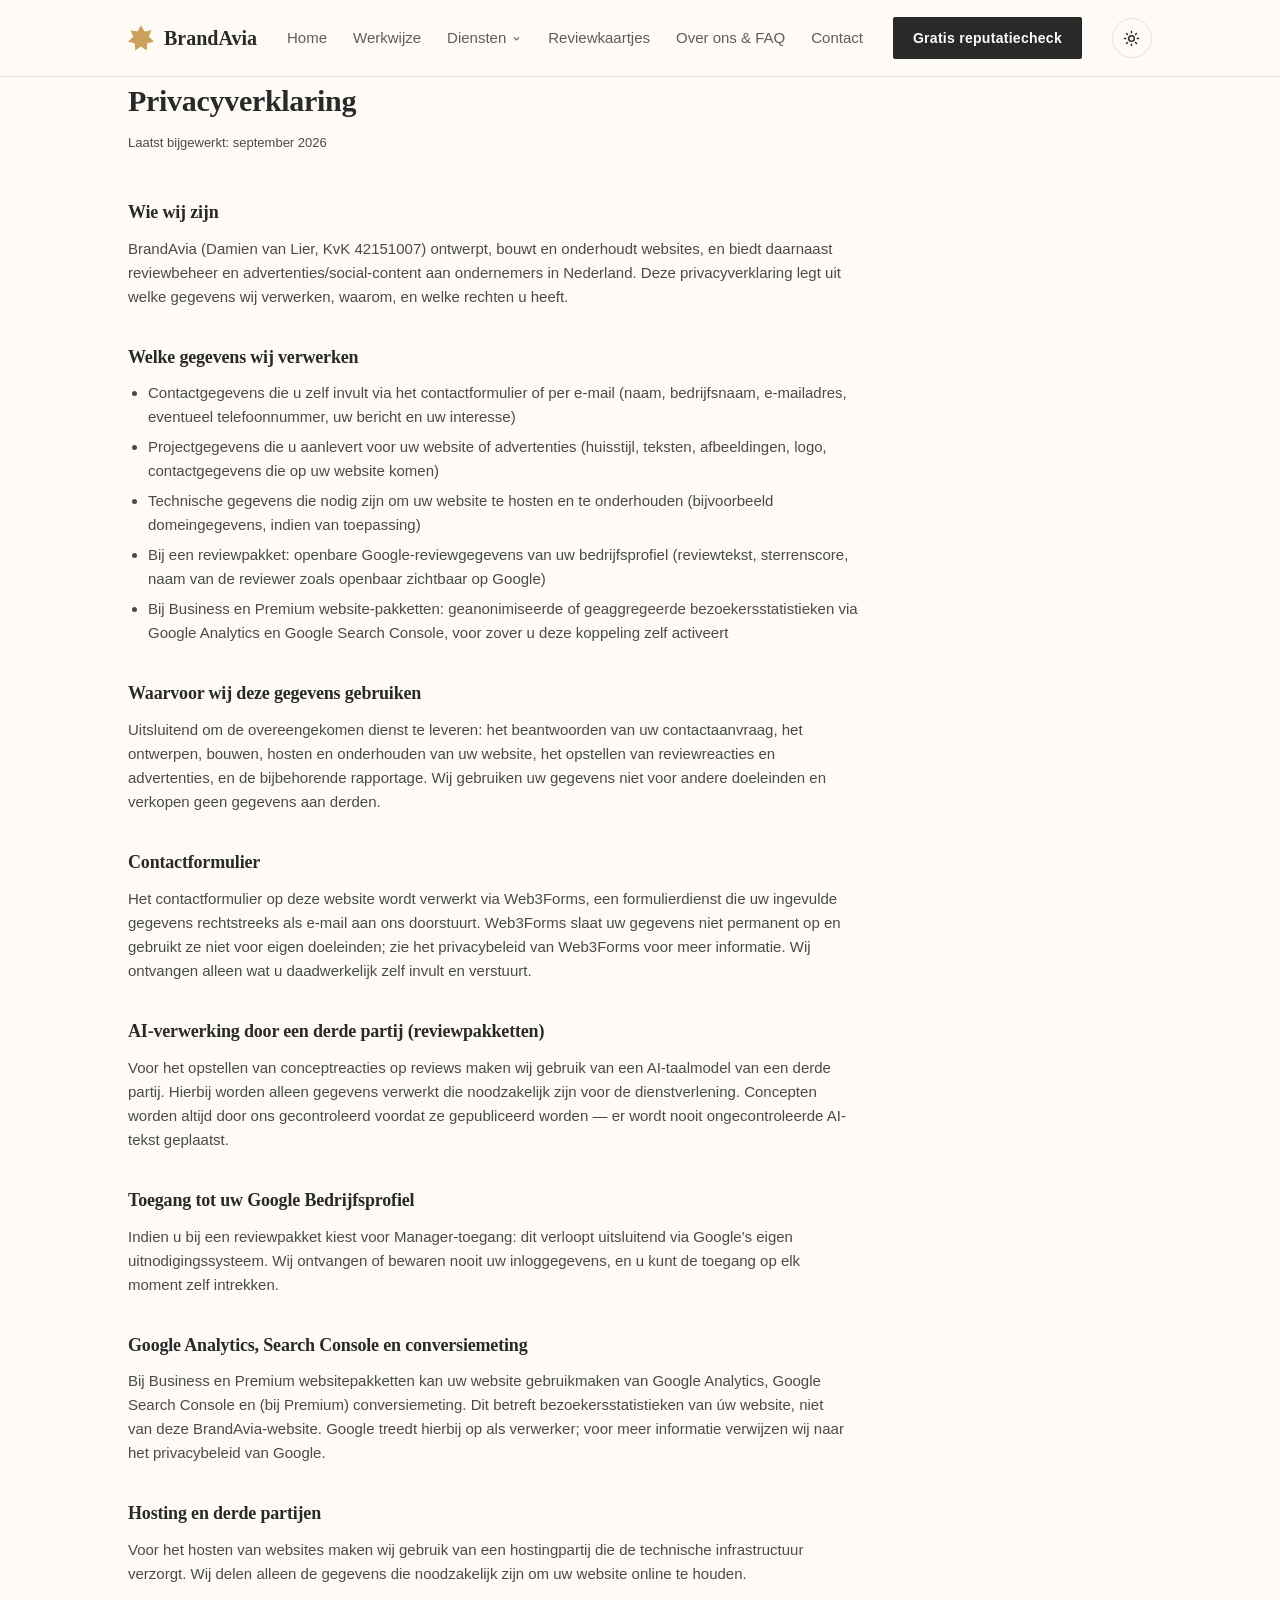
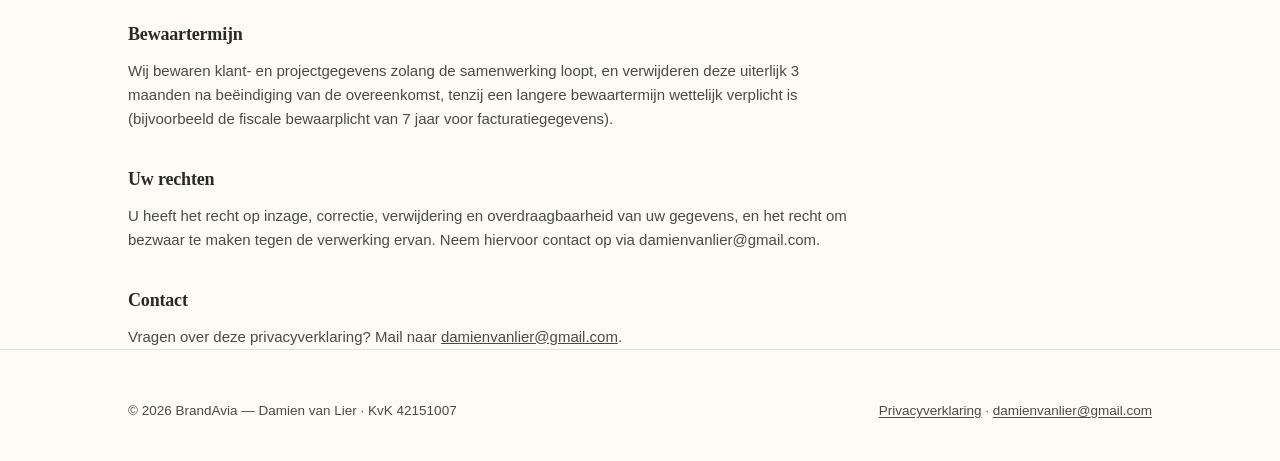
<file: privacy.html>
<!DOCTYPE html>
<html lang="nl">
<head>
<meta charset="UTF-8">
<script>(function(){try{var t=localStorage.getItem('brandavia-theme');if(t)document.documentElement.setAttribute('data-theme',t);}catch(e){}})();</script>
<meta name="viewport" content="width=device-width, initial-scale=1.0">
<meta name="theme-color" content="#292929">
<title>Privacyverklaring — BrandAvia</title>
<meta name="description" content="Privacyverklaring van BrandAvia: welke gegevens wij verwerken bij het bouwen en hosten van uw website, waarom, en welke rechten u heeft.">
<meta name="robots" content="index, follow">
<link rel="canonical" href="https://brandavia.nl/privacy">
<meta property="og:type" content="website">
<meta property="og:site_name" content="BrandAvia">
<meta property="og:title" content="Privacyverklaring — BrandAvia">
<meta property="og:description" content="Privacyverklaring van BrandAvia: welke gegevens wij verwerken, waarom, en welke rechten u heeft.">
<meta property="og:url" content="https://brandavia.nl/privacy">
<meta property="og:locale" content="nl_NL">
<link rel="icon" href="data:image/svg+xml,%3Csvg xmlns='http://www.w3.org/2000/svg' viewBox='0 0 54 53'%3E%3Crect width='54' height='53' rx='10' fill='%23292929'/%3E%3Cpath d='M27,7L32.9,17.8L45.2,15.8L40.6,26.9L50,35.4L38.5,39L37.7,51.3L27,44.2L16.3,51.3L15.5,39L4,35.4L13.4,26.9L8.8,15.8L21.1,17.8Z' fill='%23C9A15A'/%3E%3C/svg%3E">
<link rel="stylesheet" href="style.css?v=5">
</head>
<body>

<a class="skip-link" href="#main-content">Ga naar inhoud</a>

<nav>
  <div class="wrap">
    <a class="logo" href="/">
      <svg viewBox="0 0 54 53" fill="#C9A15A" aria-hidden="true"><path d="M27,0L34.2,12.8L48.7,10.4L43.1,24L54,33.9L39.9,38L39,52.6L27,44.2L15,52.6L14.1,38L0,33.9L10.9,24L5.3,10.4L19.8,12.8Z"/></svg>
      BrandAvia
    </a>
    <ul id="navLinks">
      <li><a href="/">Home</a></li>
      <li><a href="/werkwijze">Werkwijze</a></li>
      <li class="nav-dropdown">
        <button class="nav-dropdown-toggle" type="button" aria-expanded="false" aria-haspopup="true">
          Diensten
          <svg class="chev" viewBox="0 0 20 20" fill="none" stroke="currentColor" stroke-width="2" aria-hidden="true"><path d="M5.5 8l4.5 4.5L14.5 8"/></svg>
        </button>
        <ul class="nav-submenu">
          <li><a href="/pakketten">Website</a></li>
          <li><a href="/reviews">Reviews</a></li>
          <li><a href="/advertenties">Advertenties</a></li>
        </ul>
      </li>
      <li><a href="/kaartjes">Reviewkaartjes</a></li>
      <li><a href="/over-ons">Over ons &amp; FAQ</a></li>
      <li><a href="/contact">Contact</a></li>
    </ul>
    <a class="nav-cta" href="/contact?aanvraag=reputatiecheck">Gratis reputatiecheck</a>
    <div class="nav-icons">
      <button class="theme-toggle" id="themeToggle" type="button" aria-label="Donker thema in-/uitschakelen">
        <svg class="icon-sun" viewBox="0 0 24 24" fill="none" stroke="currentColor" stroke-width="2" stroke-linecap="round" aria-hidden="true"><circle cx="12" cy="12" r="4"/><path d="M12 2v2M12 20v2M4.93 4.93l1.41 1.41M17.66 17.66l1.41 1.41M2 12h2M20 12h2M4.93 19.07l1.41-1.41M17.66 6.34l1.41-1.41"/></svg>
        <svg class="icon-moon" viewBox="0 0 24 24" fill="currentColor" aria-hidden="true"><path d="M20.354 15.354A9 9 0 018.646 3.646 9.003 9.003 0 1020.354 15.354z"/></svg>
      </button>
      <button class="nav-toggle" id="navToggle" aria-expanded="false" aria-controls="navLinks" aria-label="Menu openen">
        <span></span>
      </button>
    </div>
  </div>
</nav>

<section class="legal" id="main-content">
  <div class="wrap">
    <h2>Privacyverklaring</h2>
    <div class="updated">Laatst bijgewerkt: september 2026</div>

    <h3>Wie wij zijn</h3>
    <p>BrandAvia (Damien van Lier, KvK 42151007) ontwerpt, bouwt en onderhoudt websites, en biedt daarnaast reviewbeheer en advertenties/social-content aan ondernemers in Nederland. Deze privacyverklaring legt uit welke gegevens wij verwerken, waarom, en welke rechten u heeft.</p>

    <h3>Welke gegevens wij verwerken</h3>
    <ul>
      <li>Contactgegevens die u zelf invult via het contactformulier of per e-mail (naam, bedrijfsnaam, e-mailadres, eventueel telefoonnummer, uw bericht en uw interesse)</li>
      <li>Projectgegevens die u aanlevert voor uw website of advertenties (huisstijl, teksten, afbeeldingen, logo, contactgegevens die op uw website komen)</li>
      <li>Technische gegevens die nodig zijn om uw website te hosten en te onderhouden (bijvoorbeeld domeingegevens, indien van toepassing)</li>
      <li>Bij een reviewpakket: openbare Google-reviewgegevens van uw bedrijfsprofiel (reviewtekst, sterrenscore, naam van de reviewer zoals openbaar zichtbaar op Google)</li>
      <li>Bij Business en Premium website-pakketten: geanonimiseerde of geaggregeerde bezoekersstatistieken via Google Analytics en Google Search Console, voor zover u deze koppeling zelf activeert</li>
    </ul>

    <h3>Waarvoor wij deze gegevens gebruiken</h3>
    <p>Uitsluitend om de overeengekomen dienst te leveren: het beantwoorden van uw contactaanvraag, het ontwerpen, bouwen, hosten en onderhouden van uw website, het opstellen van reviewreacties en advertenties, en de bijbehorende rapportage. Wij gebruiken uw gegevens niet voor andere doeleinden en verkopen geen gegevens aan derden.</p>

    <h3>Contactformulier</h3>
    <p>Het contactformulier op deze website wordt verwerkt via Web3Forms, een formulierdienst die uw ingevulde gegevens rechtstreeks als e-mail aan ons doorstuurt. Web3Forms slaat uw gegevens niet permanent op en gebruikt ze niet voor eigen doeleinden; zie het privacybeleid van Web3Forms voor meer informatie. Wij ontvangen alleen wat u daadwerkelijk zelf invult en verstuurt.</p>

    <h3>AI-verwerking door een derde partij (reviewpakketten)</h3>
    <p>Voor het opstellen van conceptreacties op reviews maken wij gebruik van een AI-taalmodel van een derde partij. Hierbij worden alleen gegevens verwerkt die noodzakelijk zijn voor de dienstverlening. Concepten worden altijd door ons gecontroleerd voordat ze gepubliceerd worden — er wordt nooit ongecontroleerde AI-tekst geplaatst.</p>

    <h3>Toegang tot uw Google Bedrijfsprofiel</h3>
    <p>Indien u bij een reviewpakket kiest voor Manager-toegang: dit verloopt uitsluitend via Google's eigen uitnodigingssysteem. Wij ontvangen of bewaren nooit uw inloggegevens, en u kunt de toegang op elk moment zelf intrekken.</p>

    <h3>Google Analytics, Search Console en conversiemeting</h3>
    <p>Bij Business en Premium websitepakketten kan uw website gebruikmaken van Google Analytics, Google Search Console en (bij Premium) conversiemeting. Dit betreft bezoekersstatistieken van úw website, niet van deze BrandAvia-website. Google treedt hierbij op als verwerker; voor meer informatie verwijzen wij naar het privacybeleid van Google.</p>

    <h3>Hosting en derde partijen</h3>
    <p>Voor het hosten van websites maken wij gebruik van een hostingpartij die de technische infrastructuur verzorgt. Wij delen alleen de gegevens die noodzakelijk zijn om uw website online te houden.</p>

    <h3>Bewaartermijn</h3>
    <p>Wij bewaren klant- en projectgegevens zolang de samenwerking loopt, en verwijderen deze uiterlijk 3 maanden na beëindiging van de overeenkomst, tenzij een langere bewaartermijn wettelijk verplicht is (bijvoorbeeld de fiscale bewaarplicht van 7 jaar voor facturatiegegevens).</p>

    <h3>Uw rechten</h3>
    <p>U heeft het recht op inzage, correctie, verwijdering en overdraagbaarheid van uw gegevens, en het recht om bezwaar te maken tegen de verwerking ervan. Neem hiervoor contact op via damienvanlier@gmail.com.</p>

    <h3>Contact</h3>
    <p>Vragen over deze privacyverklaring? Mail naar <a href="mailto:damienvanlier@gmail.com">damienvanlier@gmail.com</a>.</p>
  </div>
</section>

<footer>
  <div class="wrap">
    <span>© 2026 BrandAvia — Damien van Lier · KvK 42151007</span>
    <span><a href="/privacy">Privacyverklaring</a> · <a href="mailto:damienvanlier@gmail.com">damienvanlier@gmail.com</a></span>
  </div>
</footer>

<script>
  (function(){
    var toggle = document.getElementById('navToggle');
    var links = document.getElementById('navLinks');
    if(!toggle || !links) return;
    toggle.addEventListener('click', function(){
      var open = toggle.getAttribute('aria-expanded') === 'true';
      toggle.setAttribute('aria-expanded', String(!open));
      links.classList.toggle('open', !open);
      toggle.setAttribute('aria-label', open ? 'Menu openen' : 'Menu sluiten');
    });
    links.querySelectorAll('a').forEach(function(a){
      a.addEventListener('click', function(){
        toggle.setAttribute('aria-expanded', 'false');
        links.classList.remove('open');
        toggle.setAttribute('aria-label', 'Menu openen');
      });
    });
  })();

  (function(){
    var dropdown = document.querySelector('.nav-dropdown');
    if(!dropdown) return;
    var toggle = dropdown.querySelector('.nav-dropdown-toggle');
    toggle.addEventListener('click', function(e){
      e.stopPropagation();
      var open = dropdown.classList.toggle('open');
      toggle.setAttribute('aria-expanded', String(open));
    });
    document.addEventListener('click', function(e){
      if(!dropdown.contains(e.target)){
        dropdown.classList.remove('open');
        toggle.setAttribute('aria-expanded', 'false');
      }
    });
  })();

  (function(){
    var btn = document.getElementById('themeToggle');
    if(!btn) return;
    var root = document.documentElement;
    function current(){
      var stored = root.getAttribute('data-theme');
      if(stored) return stored;
      return window.matchMedia('(prefers-color-scheme: dark)').matches ? 'dark' : 'light';
    }
    btn.addEventListener('click', function(){
      var next = current() === 'dark' ? 'light' : 'dark';
      root.setAttribute('data-theme', next);
      try{ localStorage.setItem('brandavia-theme', next); }catch(e){}
    });
  })();
</script>
</body>
</html>
</file>
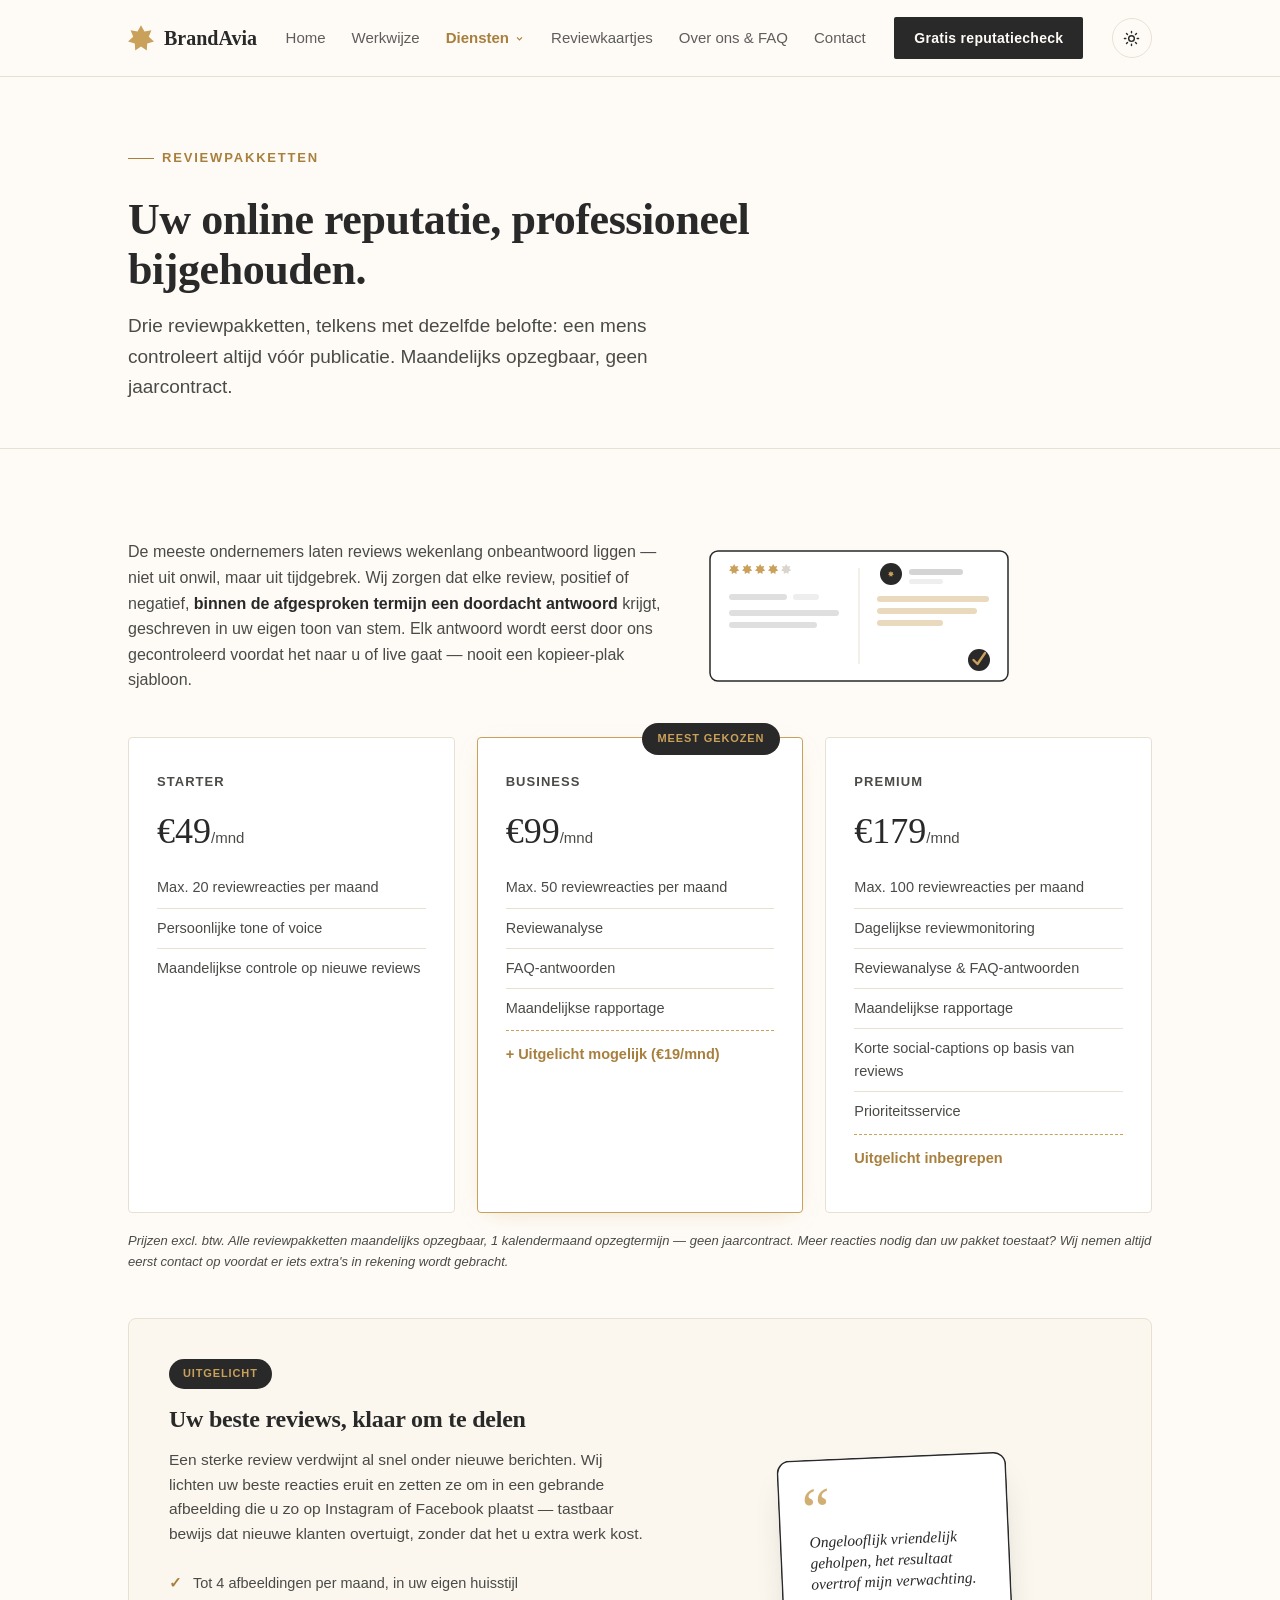
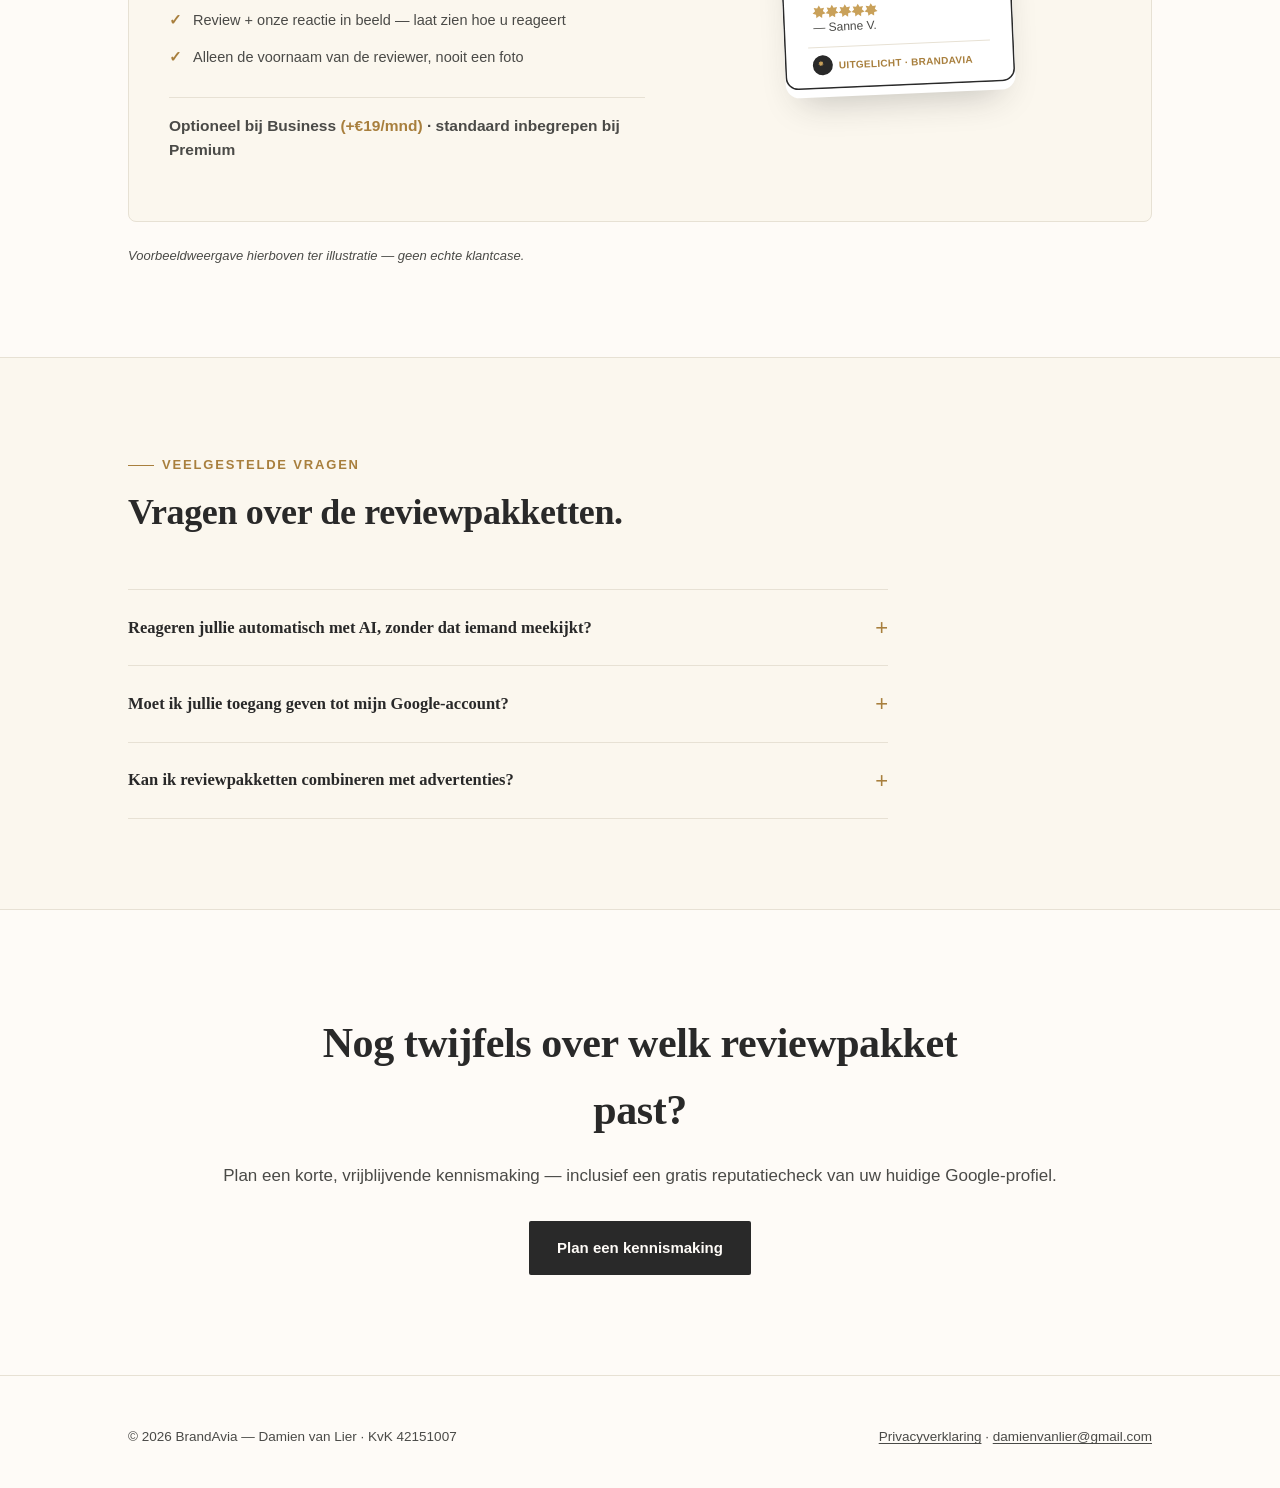
<file: reviews.html>
<!DOCTYPE html>
<html lang="nl">
<head>
<meta charset="UTF-8">
<script>(function(){try{var t=localStorage.getItem('brandavia-theme');if(t)document.documentElement.setAttribute('data-theme',t);}catch(e){}})();</script>
<meta name="viewport" content="width=device-width, initial-scale=1.0">
<meta name="theme-color" content="#292929">
<title>Reviewpakketten — BrandAvia</title>
<meta name="description" content="Starter, Business en Premium: kies het reviewpakket dat bij uw bedrijf past. Maandelijks opzegbaar, altijd door een mens gecontroleerd voordat het gepubliceerd wordt.">
<meta name="robots" content="index, follow">
<link rel="canonical" href="https://brandavia.nl/reviews">
<meta property="og:type" content="website">
<meta property="og:site_name" content="BrandAvia">
<meta property="og:title" content="Reviewpakketten — BrandAvia">
<meta property="og:description" content="Starter, Business en Premium reviewpakketten — maandelijks opzegbaar.">
<meta property="og:url" content="https://brandavia.nl/reviews">
<meta property="og:locale" content="nl_NL">
<link rel="icon" href="data:image/svg+xml,%3Csvg xmlns='http://www.w3.org/2000/svg' viewBox='0 0 54 53'%3E%3Crect width='54' height='53' rx='10' fill='%23292929'/%3E%3Cpath d='M27,7L32.9,17.8L45.2,15.8L40.6,26.9L50,35.4L38.5,39L37.7,51.3L27,44.2L16.3,51.3L15.5,39L4,35.4L13.4,26.9L8.8,15.8L21.1,17.8Z' fill='%23C9A15A'/%3E%3C/svg%3E">
<link rel="stylesheet" href="style.css?v=5">
</head>
<body>

<a class="skip-link" href="#main-content">Ga naar inhoud</a>

<nav>
  <div class="wrap">
    <a class="logo" href="/">
      <svg viewBox="0 0 54 53" fill="#C9A15A" aria-hidden="true"><path d="M27,0L34.2,12.8L48.7,10.4L43.1,24L54,33.9L39.9,38L39,52.6L27,44.2L15,52.6L14.1,38L0,33.9L10.9,24L5.3,10.4L19.8,12.8Z"/></svg>
      BrandAvia
    </a>
    <ul id="navLinks">
      <li><a href="/">Home</a></li>
      <li><a href="/werkwijze">Werkwijze</a></li>
      <li class="nav-dropdown">
        <button class="nav-dropdown-toggle active" type="button" aria-expanded="false" aria-haspopup="true">
          Diensten
          <svg class="chev" viewBox="0 0 20 20" fill="none" stroke="currentColor" stroke-width="2" aria-hidden="true"><path d="M5.5 8l4.5 4.5L14.5 8"/></svg>
        </button>
        <ul class="nav-submenu">
          <li><a href="/pakketten">Website</a></li>
          <li><a href="/reviews" aria-current="page">Reviews</a></li>
          <li><a href="/advertenties">Advertenties</a></li>
        </ul>
      </li>
      <li><a href="/kaartjes">Reviewkaartjes</a></li>
      <li><a href="/over-ons">Over ons &amp; FAQ</a></li>
      <li><a href="/contact">Contact</a></li>
    </ul>
    <a class="nav-cta" href="/contact?aanvraag=reputatiecheck">Gratis reputatiecheck</a>
    <div class="nav-icons">
      <button class="theme-toggle" id="themeToggle" type="button" aria-label="Donker thema in-/uitschakelen">
        <svg class="icon-sun" viewBox="0 0 24 24" fill="none" stroke="currentColor" stroke-width="2" stroke-linecap="round" aria-hidden="true"><circle cx="12" cy="12" r="4"/><path d="M12 2v2M12 20v2M4.93 4.93l1.41 1.41M17.66 17.66l1.41 1.41M2 12h2M20 12h2M4.93 19.07l1.41-1.41M17.66 6.34l1.41-1.41"/></svg>
        <svg class="icon-moon" viewBox="0 0 24 24" fill="currentColor" aria-hidden="true"><path d="M20.354 15.354A9 9 0 018.646 3.646 9.003 9.003 0 1020.354 15.354z"/></svg>
      </button>
      <button class="nav-toggle" id="navToggle" aria-expanded="false" aria-controls="navLinks" aria-label="Menu openen">
        <span></span>
      </button>
    </div>
  </div>
</nav>

<header class="page-header" id="main-content">
  <div class="wrap">
    <span class="eyebrow">Reviewpakketten</span>
    <h1>Uw online reputatie, professioneel bijgehouden.</h1>
    <p class="lede">Drie reviewpakketten, telkens met dezelfde belofte: een mens controleert altijd vóór publicatie. Maandelijks opzegbaar, geen jaarcontract.</p>
  </div>
</header>

<section class="pricing">
  <div class="wrap">
    <div class="marketing-intro">
      <p>De meeste ondernemers laten reviews wekenlang onbeantwoord liggen — niet uit onwil, maar uit tijdgebrek. Wij zorgen dat elke review, positief of negatief, <strong>binnen de afgesproken termijn een doordacht antwoord</strong> krijgt, geschreven in uw eigen toon van stem. Elk antwoord wordt eerst door ons gecontroleerd voordat het naar u of live gaat — nooit een kopieer-plak sjabloon.</p>
      <svg class="format-preview" width="300" height="132" viewBox="0 0 300 132" xmlns="http://www.w3.org/2000/svg" aria-hidden="true" focusable="false">
        <rect x="1" y="1" width="298" height="130" rx="8" fill="#fff" stroke="#292929" stroke-width="1.5"/>
        <line x1="150" y1="18" x2="150" y2="114" stroke="#e7e1d4" stroke-width="1"/>
        <g transform="translate(20,14) scale(0.19)" fill="#C9A15A"><path d="M27,0L34.2,12.8L48.7,10.4L43.1,24L54,33.9L39.9,38L39,52.6L27,44.2L15,52.6L14.1,38L0,33.9L10.9,24L5.3,10.4L19.8,12.8Z"/></g>
        <g transform="translate(33,14) scale(0.19)" fill="#C9A15A"><path d="M27,0L34.2,12.8L48.7,10.4L43.1,24L54,33.9L39.9,38L39,52.6L27,44.2L15,52.6L14.1,38L0,33.9L10.9,24L5.3,10.4L19.8,12.8Z"/></g>
        <g transform="translate(46,14) scale(0.19)" fill="#C9A15A"><path d="M27,0L34.2,12.8L48.7,10.4L43.1,24L54,33.9L39.9,38L39,52.6L27,44.2L15,52.6L14.1,38L0,33.9L10.9,24L5.3,10.4L19.8,12.8Z"/></g>
        <g transform="translate(59,14) scale(0.19)" fill="#C9A15A"><path d="M27,0L34.2,12.8L48.7,10.4L43.1,24L54,33.9L39.9,38L39,52.6L27,44.2L15,52.6L14.1,38L0,33.9L10.9,24L5.3,10.4L19.8,12.8Z"/></g>
        <g transform="translate(72,14) scale(0.19)" fill="#D9D4CC"><path d="M27,0L34.2,12.8L48.7,10.4L43.1,24L54,33.9L39.9,38L39,52.6L27,44.2L15,52.6L14.1,38L0,33.9L10.9,24L5.3,10.4L19.8,12.8Z"/></g>
        <rect x="20" y="44" width="58" height="6" rx="3" fill="#292929" opacity=".15"/>
        <rect x="84" y="44" width="26" height="6" rx="3" fill="#292929" opacity=".08"/>
        <rect x="20" y="60" width="110" height="6" rx="3" fill="#292929" opacity=".15"/>
        <rect x="20" y="72" width="88" height="6" rx="3" fill="#292929" opacity=".15"/>
        <circle cx="182" cy="24" r="11" fill="#292929"/>
        <g transform="translate(179,21) scale(0.108)" fill="#C9A15A"><path d="M27,0L34.2,12.8L48.7,10.4L43.1,24L54,33.9L39.9,38L39,52.6L27,44.2L15,52.6L14.1,38L0,33.9L10.9,24L5.3,10.4L19.8,12.8Z"/></g>
        <rect x="200" y="19" width="54" height="6" rx="3" fill="#292929" opacity=".2"/>
        <rect x="200" y="29" width="34" height="5" rx="2.5" fill="#292929" opacity=".08"/>
        <rect x="168" y="46" width="112" height="6" rx="3" fill="#C9A15A" opacity=".4"/>
        <rect x="168" y="58" width="100" height="6" rx="3" fill="#C9A15A" opacity=".4"/>
        <rect x="168" y="70" width="66" height="6" rx="3" fill="#C9A15A" opacity=".4"/>
        <circle cx="270" cy="110" r="11" fill="#292929"/>
        <path d="M264.5,110 L268.5,114 L276,103" stroke="#C9A15A" stroke-width="2.4" fill="none" stroke-linecap="round" stroke-linejoin="round"/>
      </svg>
    </div>

    <div class="plans">
      <div class="plan">
        <div class="name">Starter</div>
        <div class="price">€49<span>/mnd</span></div>
        <ul>
          <li>Max. 20 reviewreacties per maand</li>
          <li>Persoonlijke tone of voice</li>
          <li>Maandelijkse controle op nieuwe reviews</li>
        </ul>
      </div>
      <div class="plan featured">
        <span class="badge">Meest gekozen</span>
        <div class="name">Business</div>
        <div class="price">€99<span>/mnd</span></div>
        <ul>
          <li>Max. 50 reviewreacties per maand</li>
          <li>Reviewanalyse</li>
          <li>FAQ-antwoorden</li>
          <li>Maandelijkse rapportage</li>
          <li class="addon">+ Uitgelicht mogelijk (€19/mnd)</li>
        </ul>
      </div>
      <div class="plan">
        <div class="name">Premium</div>
        <div class="price">€179<span>/mnd</span></div>
        <ul>
          <li>Max. 100 reviewreacties per maand</li>
          <li>Dagelijkse reviewmonitoring</li>
          <li>Reviewanalyse &amp; FAQ-antwoorden</li>
          <li>Maandelijkse rapportage</li>
          <li>Korte social-captions op basis van reviews</li>
          <li>Prioriteitsservice</li>
          <li class="addon included">Uitgelicht inbegrepen</li>
        </ul>
      </div>
    </div>
    <p class="plan-note">Prijzen excl. btw. Alle reviewpakketten maandelijks opzegbaar, 1 kalendermaand opzegtermijn — geen jaarcontract. Meer reacties nodig dan uw pakket toestaat? Wij nemen altijd eerst contact op voordat er iets extra's in rekening wordt gebracht.</p>

    <div class="uitgelicht-panel">
      <div class="uitgelicht-text">
        <span class="uitgelicht-tag">Uitgelicht</span>
        <h3>Uw beste reviews, klaar om te delen</h3>
        <p>Een sterke review verdwijnt al snel onder nieuwe berichten. Wij lichten uw beste reacties eruit en zetten ze om in een gebrande afbeelding die u zo op Instagram of Facebook plaatst — tastbaar bewijs dat nieuwe klanten overtuigt, zonder dat het u extra werk kost.</p>
        <ul class="uitgelicht-features">
          <li>Tot 4 afbeeldingen per maand, in uw eigen huisstijl</li>
          <li>Review + onze reactie in beeld — laat zien hoe u reageert</li>
          <li>Alleen de voornaam van de reviewer, nooit een foto</li>
        </ul>
        <p class="uitgelicht-availability">Optioneel bij Business <span>(+€19/mnd)</span> · standaard inbegrepen bij Premium</p>
      </div>

      <div class="uitgelicht-visual">
        <div class="uitgelicht-card">
          <svg width="230" height="230" viewBox="0 0 230 230" xmlns="http://www.w3.org/2000/svg" aria-hidden="true" focusable="false">
            <rect x="1" y="1" width="228" height="228" rx="12" fill="#fff" stroke="#292929" stroke-width="1.5"/>
            <text x="24" y="72" font-family="Georgia, serif" font-size="64" fill="#C9A15A" opacity="0.85">&#8220;</text>
            <text x="30" y="88" font-family="Georgia, serif" font-style="italic" font-size="15.5" fill="#292929">Ongelooflijk vriendelijk</text>
            <text x="30" y="109" font-family="Georgia, serif" font-style="italic" font-size="15.5" fill="#292929">geholpen, het resultaat</text>
            <text x="30" y="130" font-family="Georgia, serif" font-style="italic" font-size="15.5" fill="#292929">overtrof mijn verwachting.</text>
            <g transform="translate(30,146) scale(0.24)" fill="#C9A15A"><path d="M27,0L34.2,12.8L48.7,10.4L43.1,24L54,33.9L39.9,38L39,52.6L27,44.2L15,52.6L14.1,38L0,33.9L10.9,24L5.3,10.4L19.8,12.8Z"/></g>
            <g transform="translate(43,146) scale(0.24)" fill="#C9A15A"><path d="M27,0L34.2,12.8L48.7,10.4L43.1,24L54,33.9L39.9,38L39,52.6L27,44.2L15,52.6L14.1,38L0,33.9L10.9,24L5.3,10.4L19.8,12.8Z"/></g>
            <g transform="translate(56,146) scale(0.24)" fill="#C9A15A"><path d="M27,0L34.2,12.8L48.7,10.4L43.1,24L54,33.9L39.9,38L39,52.6L27,44.2L15,52.6L14.1,38L0,33.9L10.9,24L5.3,10.4L19.8,12.8Z"/></g>
            <g transform="translate(69,146) scale(0.24)" fill="#C9A15A"><path d="M27,0L34.2,12.8L48.7,10.4L43.1,24L54,33.9L39.9,38L39,52.6L27,44.2L15,52.6L14.1,38L0,33.9L10.9,24L5.3,10.4L19.8,12.8Z"/></g>
            <g transform="translate(82,146) scale(0.24)" fill="#C9A15A"><path d="M27,0L34.2,12.8L48.7,10.4L43.1,24L54,33.9L39.9,38L39,52.6L27,44.2L15,52.6L14.1,38L0,33.9L10.9,24L5.3,10.4L19.8,12.8Z"/></g>
            <text x="30" y="172" font-family="-apple-system,Helvetica,Arial,sans-serif" font-size="12" fill="#4A4A47">— Sanne V.</text>
            <line x1="24" y1="188" x2="206" y2="188" stroke="#e7e1d4" stroke-width="1"/>
            <circle cx="38" cy="206" r="10" fill="#292929"/>
            <g transform="translate(33.5,201.5) scale(0.1)" fill="#C9A15A"><path d="M27,0L34.2,12.8L48.7,10.4L43.1,24L54,33.9L39.9,38L39,52.6L27,44.2L15,52.6L14.1,38L0,33.9L10.9,24L5.3,10.4L19.8,12.8Z"/></g>
            <text x="54" y="210" font-family="-apple-system,Helvetica,Arial,sans-serif" font-size="10" font-weight="700" letter-spacing="0.3" fill="#A87F3D">UITGELICHT · BRANDAVIA</text>
          </svg>
        </div>
      </div>
    </div>

    <p class="plan-note" style="margin-top:24px;">Voorbeeldweergave hierboven ter illustratie — geen echte klantcase.</p>
  </div>
</section>

<section class="services">
  <div class="wrap">
    <div class="section-head">
      <span class="eyebrow">Veelgestelde vragen</span>
      <h2>Vragen over de reviewpakketten.</h2>
    </div>
    <div class="faq-list">
      <details class="faq-item">
        <summary>Reageren jullie automatisch met AI, zonder dat iemand meekijkt?</summary>
        <p>Nee. AI wordt gebruikt om concepten op te stellen, maar niets wordt gepubliceerd zonder dat het eerst handmatig is gecontroleerd op toon, feiten en gepastheid.</p>
      </details>
      <details class="faq-item">
        <summary>Moet ik jullie toegang geven tot mijn Google-account?</summary>
        <p>Nee, dat hoeft niet. U kunt ook zelf reacties plaatsen op basis van een overzicht dat wij aanleveren. Kiest u wel voor Manager-toegang, dan verloopt dat uitsluitend via Google's eigen uitnodigingssysteem.</p>
      </details>
      <details class="faq-item">
        <summary>Kan ik reviewpakketten combineren met advertenties?</summary>
        <p>Ja. Op de <a href="/advertenties">advertenties-pagina</a> vindt u een combinatiecalculator die automatisch korting toepast zodra u beide pakketten afneemt.</p>
      </details>
    </div>
  </div>
</section>

<section class="cta" id="contact">
  <div class="wrap">
    <h2>Nog twijfels over welk reviewpakket past?</h2>
    <p>Plan een korte, vrijblijvende kennismaking — inclusief een gratis reputatiecheck van uw huidige Google-profiel.</p>
    <a class="btn-primary" href="/contact">Plan een kennismaking</a>
  </div>
</section>

<footer>
  <div class="wrap">
    <span>© 2026 BrandAvia — Damien van Lier · KvK 42151007</span>
    <span><a href="/privacy">Privacyverklaring</a> · <a href="mailto:damienvanlier@gmail.com">damienvanlier@gmail.com</a></span>
  </div>
</footer>

<script>
  (function(){
    var toggle = document.getElementById('navToggle');
    var links = document.getElementById('navLinks');
    if(!toggle || !links) return;
    toggle.addEventListener('click', function(){
      var open = toggle.getAttribute('aria-expanded') === 'true';
      toggle.setAttribute('aria-expanded', String(!open));
      links.classList.toggle('open', !open);
      toggle.setAttribute('aria-label', open ? 'Menu openen' : 'Menu sluiten');
    });
    links.querySelectorAll('a').forEach(function(a){
      a.addEventListener('click', function(){
        toggle.setAttribute('aria-expanded', 'false');
        links.classList.remove('open');
        toggle.setAttribute('aria-label', 'Menu openen');
      });
    });
  })();

  (function(){
    var dropdown = document.querySelector('.nav-dropdown');
    if(!dropdown) return;
    var toggle = dropdown.querySelector('.nav-dropdown-toggle');
    toggle.addEventListener('click', function(e){
      e.stopPropagation();
      var open = dropdown.classList.toggle('open');
      toggle.setAttribute('aria-expanded', String(open));
    });
    document.addEventListener('click', function(e){
      if(!dropdown.contains(e.target)){
        dropdown.classList.remove('open');
        toggle.setAttribute('aria-expanded', 'false');
      }
    });
  })();

  (function(){
    var btn = document.getElementById('themeToggle');
    if(!btn) return;
    var root = document.documentElement;
    function current(){
      var stored = root.getAttribute('data-theme');
      if(stored) return stored;
      return window.matchMedia('(prefers-color-scheme: dark)').matches ? 'dark' : 'light';
    }
    btn.addEventListener('click', function(){
      var next = current() === 'dark' ? 'light' : 'dark';
      root.setAttribute('data-theme', next);
      try{ localStorage.setItem('brandavia-theme', next); }catch(e){}
    });
  })();
</script>
</body>
</html>
</file>
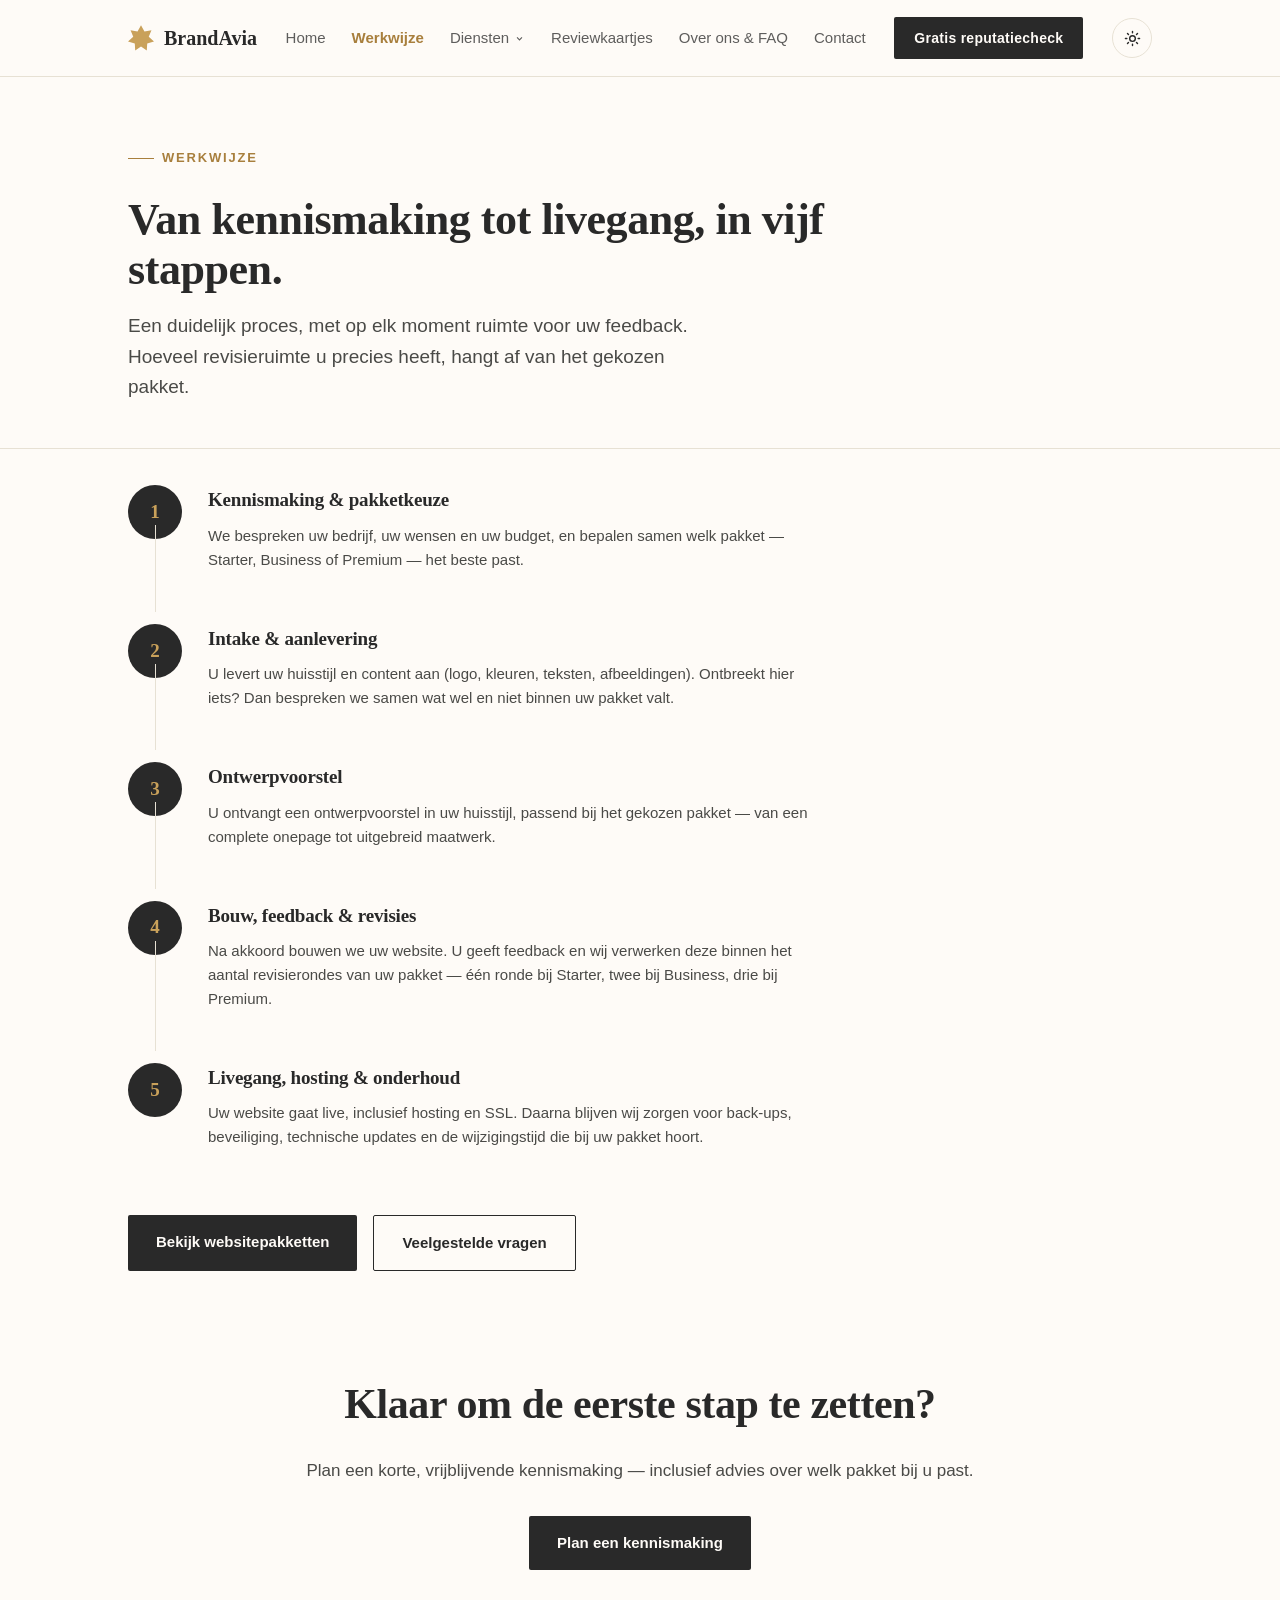
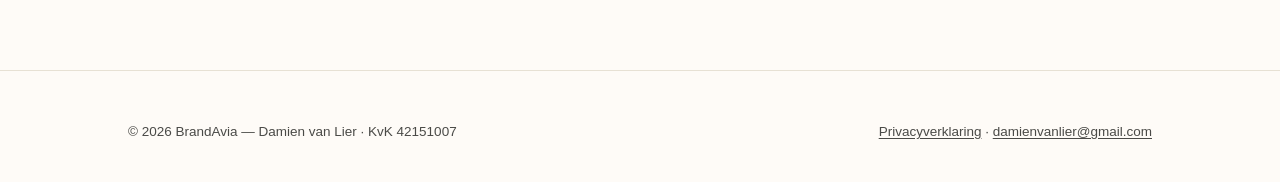
<file: werkwijze.html>
<!DOCTYPE html>
<html lang="nl">
<head>
<meta charset="UTF-8">
<script>(function(){try{var t=localStorage.getItem('brandavia-theme');if(t)document.documentElement.setAttribute('data-theme',t);}catch(e){}})();</script>
<meta name="viewport" content="width=device-width, initial-scale=1.0">
<meta name="theme-color" content="#292929">
<title>Werkwijze — BrandAvia</title>
<meta name="description" content="Van kennismaking tot livegang: hoe BrandAvia uw website ontwerpt, bouwt en oplevert, in vijf overzichtelijke stappen.">
<meta name="robots" content="index, follow">
<link rel="canonical" href="https://brandavia.nl/werkwijze">
<meta property="og:type" content="website">
<meta property="og:site_name" content="BrandAvia">
<meta property="og:title" content="Werkwijze — BrandAvia">
<meta property="og:description" content="Vijf stappen van kennismaking tot livegang en onderhoud.">
<meta property="og:url" content="https://brandavia.nl/werkwijze">
<meta property="og:locale" content="nl_NL">
<link rel="icon" href="data:image/svg+xml,%3Csvg xmlns='http://www.w3.org/2000/svg' viewBox='0 0 54 53'%3E%3Crect width='54' height='53' rx='10' fill='%23292929'/%3E%3Cpath d='M27,7L32.9,17.8L45.2,15.8L40.6,26.9L50,35.4L38.5,39L37.7,51.3L27,44.2L16.3,51.3L15.5,39L4,35.4L13.4,26.9L8.8,15.8L21.1,17.8Z' fill='%23C9A15A'/%3E%3C/svg%3E">
<link rel="stylesheet" href="style.css?v=5">
</head>
<body>

<a class="skip-link" href="#main-content">Ga naar inhoud</a>

<nav>
  <div class="wrap">
    <a class="logo" href="/">
      <svg viewBox="0 0 54 53" fill="#C9A15A" aria-hidden="true"><path d="M27,0L34.2,12.8L48.7,10.4L43.1,24L54,33.9L39.9,38L39,52.6L27,44.2L15,52.6L14.1,38L0,33.9L10.9,24L5.3,10.4L19.8,12.8Z"/></svg>
      BrandAvia
    </a>
    <ul id="navLinks">
      <li><a href="/">Home</a></li>
      <li><a href="/werkwijze" aria-current="page">Werkwijze</a></li>
      <li class="nav-dropdown">
        <button class="nav-dropdown-toggle" type="button" aria-expanded="false" aria-haspopup="true">
          Diensten
          <svg class="chev" viewBox="0 0 20 20" fill="none" stroke="currentColor" stroke-width="2" aria-hidden="true"><path d="M5.5 8l4.5 4.5L14.5 8"/></svg>
        </button>
        <ul class="nav-submenu">
          <li><a href="/pakketten">Website</a></li>
          <li><a href="/reviews">Reviews</a></li>
          <li><a href="/advertenties">Advertenties</a></li>
        </ul>
      </li>
      <li><a href="/kaartjes">Reviewkaartjes</a></li>
      <li><a href="/over-ons">Over ons &amp; FAQ</a></li>
      <li><a href="/contact">Contact</a></li>
    </ul>
    <a class="nav-cta" href="/contact?aanvraag=reputatiecheck">Gratis reputatiecheck</a>
    <div class="nav-icons">
      <button class="theme-toggle" id="themeToggle" type="button" aria-label="Donker thema in-/uitschakelen">
        <svg class="icon-sun" viewBox="0 0 24 24" fill="none" stroke="currentColor" stroke-width="2" stroke-linecap="round" aria-hidden="true"><circle cx="12" cy="12" r="4"/><path d="M12 2v2M12 20v2M4.93 4.93l1.41 1.41M17.66 17.66l1.41 1.41M2 12h2M20 12h2M4.93 19.07l1.41-1.41M17.66 6.34l1.41-1.41"/></svg>
        <svg class="icon-moon" viewBox="0 0 24 24" fill="currentColor" aria-hidden="true"><path d="M20.354 15.354A9 9 0 018.646 3.646 9.003 9.003 0 1020.354 15.354z"/></svg>
      </button>
      <button class="nav-toggle" id="navToggle" aria-expanded="false" aria-controls="navLinks" aria-label="Menu openen">
        <span></span>
      </button>
    </div>
  </div>
</nav>

<header class="page-header" id="main-content">
  <div class="wrap">
    <span class="eyebrow">Werkwijze</span>
    <h1>Van kennismaking tot livegang, in vijf stappen.</h1>
    <p class="lede">Een duidelijk proces, met op elk moment ruimte voor uw feedback. Hoeveel revisieruimte u precies heeft, hangt af van het gekozen pakket.</p>
  </div>
</header>

<section>
  <div class="wrap">
    <div class="steps-vertical">
      <div class="step-v">
        <div class="mark">1</div>
        <div>
          <h3>Kennismaking &amp; pakketkeuze</h3>
          <p>We bespreken uw bedrijf, uw wensen en uw budget, en bepalen samen welk pakket — Starter, Business of Premium — het beste past.</p>
        </div>
      </div>
      <div class="step-v">
        <div class="mark">2</div>
        <div>
          <h3>Intake &amp; aanlevering</h3>
          <p>U levert uw huisstijl en content aan (logo, kleuren, teksten, afbeeldingen). Ontbreekt hier iets? Dan bespreken we samen wat wel en niet binnen uw pakket valt.</p>
        </div>
      </div>
      <div class="step-v">
        <div class="mark">3</div>
        <div>
          <h3>Ontwerpvoorstel</h3>
          <p>U ontvangt een ontwerpvoorstel in uw huisstijl, passend bij het gekozen pakket — van een complete onepage tot uitgebreid maatwerk.</p>
        </div>
      </div>
      <div class="step-v">
        <div class="mark">4</div>
        <div>
          <h3>Bouw, feedback &amp; revisies</h3>
          <p>Na akkoord bouwen we uw website. U geeft feedback en wij verwerken deze binnen het aantal revisierondes van uw pakket — één ronde bij Starter, twee bij Business, drie bij Premium.</p>
        </div>
      </div>
      <div class="step-v">
        <div class="mark">5</div>
        <div>
          <h3>Livegang, hosting &amp; onderhoud</h3>
          <p>Uw website gaat live, inclusief hosting en SSL. Daarna blijven wij zorgen voor back-ups, beveiliging, technische updates en de wijzigingstijd die bij uw pakket hoort.</p>
        </div>
      </div>
    </div>
    <div style="display:flex; gap:16px; flex-wrap:wrap; margin-top:40px;">
      <a class="btn-primary" href="/pakketten">Bekijk websitepakketten</a>
      <a class="btn-ghost" href="/over-ons">Veelgestelde vragen</a>
    </div>
  </div>
</section>

<section class="cta" id="contact">
  <div class="wrap">
    <h2>Klaar om de eerste stap te zetten?</h2>
    <p>Plan een korte, vrijblijvende kennismaking — inclusief advies over welk pakket bij u past.</p>
    <a class="btn-primary" href="/contact">Plan een kennismaking</a>
  </div>
</section>

<footer>
  <div class="wrap">
    <span>© 2026 BrandAvia — Damien van Lier · KvK 42151007</span>
    <span><a href="/privacy">Privacyverklaring</a> · <a href="mailto:damienvanlier@gmail.com">damienvanlier@gmail.com</a></span>
  </div>
</footer>

<script>
  (function(){
    var toggle = document.getElementById('navToggle');
    var links = document.getElementById('navLinks');
    if(!toggle || !links) return;
    toggle.addEventListener('click', function(){
      var open = toggle.getAttribute('aria-expanded') === 'true';
      toggle.setAttribute('aria-expanded', String(!open));
      links.classList.toggle('open', !open);
      toggle.setAttribute('aria-label', open ? 'Menu openen' : 'Menu sluiten');
    });
    links.querySelectorAll('a').forEach(function(a){
      a.addEventListener('click', function(){
        toggle.setAttribute('aria-expanded', 'false');
        links.classList.remove('open');
        toggle.setAttribute('aria-label', 'Menu openen');
      });
    });
  })();

  (function(){
    var dropdown = document.querySelector('.nav-dropdown');
    if(!dropdown) return;
    var toggle = dropdown.querySelector('.nav-dropdown-toggle');
    toggle.addEventListener('click', function(e){
      e.stopPropagation();
      var open = dropdown.classList.toggle('open');
      toggle.setAttribute('aria-expanded', String(open));
    });
    document.addEventListener('click', function(e){
      if(!dropdown.contains(e.target)){
        dropdown.classList.remove('open');
        toggle.setAttribute('aria-expanded', 'false');
      }
    });
  })();

  (function(){
    var btn = document.getElementById('themeToggle');
    if(!btn) return;
    var root = document.documentElement;
    function current(){
      var stored = root.getAttribute('data-theme');
      if(stored) return stored;
      return window.matchMedia('(prefers-color-scheme: dark)').matches ? 'dark' : 'light';
    }
    btn.addEventListener('click', function(){
      var next = current() === 'dark' ? 'light' : 'dark';
      root.setAttribute('data-theme', next);
      try{ localStorage.setItem('brandavia-theme', next); }catch(e){}
    });
  })();
</script>
</body>
</html>
</file>
<file: style.css>
:root{
  --charcoal:#292929;
  --charcoal-soft:#4a4a47;
  --gold:#C9A15A;
  --gold-deep:#a87f3d;
  --cream:#fefbf7;
  --cream-soft:#fbf7ee;
  --line:#e7e1d4;
  --surface:#ffffff;
  --nav-bg:rgba(254,251,247,0.92);
}
@media(prefers-color-scheme: dark){
  :root:not([data-theme="light"]){
    --charcoal:#f2ede4;
    --charcoal-soft:#c7c0b3;
    --gold:#d9b878;
    --gold-deep:#e8c98a;
    --cream:#1c1a17;
    --cream-soft:#242119;
    --line:#3a362c;
    --surface:#29261f;
    --nav-bg:rgba(28,26,23,0.92);
  }
}
:root[data-theme="dark"]{
  --charcoal:#f2ede4;
  --charcoal-soft:#c7c0b3;
  --gold:#d9b878;
  --gold-deep:#e8c98a;
  --cream:#1c1a17;
  --cream-soft:#242119;
  --line:#3a362c;
  --surface:#29261f;
  --nav-bg:rgba(28,26,23,0.92);
}
*{box-sizing:border-box; margin:0; padding:0;}
html{scroll-behavior:smooth;}
body{
  font-family:-apple-system,BlinkMacSystemFont,"Segoe UI",Roboto,Helvetica,Arial,sans-serif;
  color:var(--charcoal);
  background:var(--cream);
  line-height:1.6;
  transition:background-color .2s ease, color .2s ease;
}
h1,h2,h3{
  font-family:Georgia,"Iowan Old Style","Palatino Linotype",serif;
  font-weight:600;
  letter-spacing:-0.01em;
}
a{color:inherit;}
img,svg{max-width:100%;}
.wrap{max-width:1080px; margin:0 auto; padding:0 28px;}
.visually-hidden{
  position:absolute; width:1px; height:1px; overflow:hidden; clip:rect(0,0,0,0);
  white-space:nowrap; border:0; padding:0; margin:-1px;
}

/* NAV */
nav{
  position:sticky; top:0; z-index:50;
  background:var(--nav-bg);
  backdrop-filter:blur(6px);
  border-bottom:1px solid var(--line);
}
nav .wrap{
  display:flex; align-items:center; justify-content:space-between;
  height:76px;
}
.logo{display:flex; align-items:center; gap:10px; font-family:Georgia,"Iowan Old Style","Palatino Linotype",serif; font-weight:600; font-size:20px; text-decoration:none;}
.logo svg{width:26px; height:26px;}
nav ul{display:flex; gap:26px; list-style:none; font-size:15px; font-weight:500;}
nav ul a{text-decoration:none; opacity:0.75; transition:opacity .2s;}
nav ul a:hover, nav ul a[aria-current="page"]{opacity:1;}
nav ul a[aria-current="page"]{color:var(--gold-deep); font-weight:600;}
.nav-cta{
  background:var(--charcoal); color:var(--cream); padding:10px 20px;
  border-radius:2px; text-decoration:none; font-size:14px; font-weight:600;
  letter-spacing:.02em;
}
.skip-link{
  position:absolute; left:-999px; top:0; background:var(--charcoal); color:var(--cream);
  padding:12px 20px; z-index:100; text-decoration:none; font-weight:600;
}
.skip-link:focus{ left:12px; top:12px; }
a:focus-visible, button:focus-visible, summary:focus-visible, input:focus-visible, textarea:focus-visible, select:focus-visible{
  outline:2px solid var(--gold-deep); outline-offset:3px;
}
.nav-toggle{
  display:none; background:none; border:1px solid var(--line); border-radius:4px;
  width:44px; height:44px; padding:0; cursor:pointer; align-items:center; justify-content:center;
}
.nav-toggle span, .nav-toggle::before, .nav-toggle::after{
  content:""; display:block; width:20px; height:2px; background:var(--charcoal);
  position:relative; transition:transform .2s ease, opacity .2s ease;
}
.nav-toggle::before{ position:absolute; transform:translateY(-6px); }
.nav-toggle::after{ position:absolute; transform:translateY(6px); }
.nav-toggle[aria-expanded="true"] span{ opacity:0; }
.nav-toggle[aria-expanded="true"]::before{ transform:rotate(45deg); }
.nav-toggle[aria-expanded="true"]::after{ transform:rotate(-45deg); }
@media(max-width:1000px){
  .nav-toggle{ display:flex; }
  nav ul{
    display:flex; flex-direction:column; gap:0; position:absolute; top:76px; left:0; right:0;
    background:var(--cream); border-bottom:1px solid var(--line);
    max-height:0; overflow:hidden; transition:max-height .25s ease;
  }
  nav ul.open{ max-height:420px; overflow-y:auto; }
  nav ul li{ margin:0; }
  nav ul a{ display:block; padding:16px 28px; border-top:1px solid var(--line); opacity:1; min-height:44px; }
  .nav-cta{ display:none; }
}
@media(prefers-reduced-motion: reduce){
  html{ scroll-behavior:auto; }
  *{ transition-duration:0.001ms !important; animation-duration:0.001ms !important; }
}

/* HERO (alleen homepage) */
header.hero{padding:110px 0 90px; border-bottom:1px solid var(--line);}
.eyebrow{
  display:inline-flex; align-items:center; gap:8px;
  font-size:13px; letter-spacing:.14em; text-transform:uppercase;
  color:var(--gold-deep); font-weight:600; margin-bottom:26px;
}
.eyebrow::before{content:""; width:26px; height:1px; background:var(--gold-deep);}
h1.display{
  font-size:clamp(32px,5.4vw,54px);
  max-width:800px;
  line-height:1.1;
  margin-bottom:26px;
}
h1.display em{font-style:italic; color:var(--gold-deep);}
.lede{
  max-width:580px; font-size:19px; color:var(--charcoal-soft); margin-bottom:38px;
}
.hero-actions{display:flex; gap:16px; flex-wrap:wrap;}
.btn-primary{
  background:var(--charcoal); color:var(--cream); padding:15px 28px;
  text-decoration:none; font-weight:600; font-size:15px; border-radius:2px;
  display:inline-block; border:none; cursor:pointer; min-height:44px;
}
.btn-ghost{
  border:1px solid var(--charcoal); padding:15px 28px; text-decoration:none;
  font-weight:600; font-size:15px; border-radius:2px; color:var(--charcoal);
  display:inline-block; min-height:44px;
}

/* ANIMATED BUTTON — Business & Premium tonen dit knoptype als voorbeeld van "geanimeerde interactieve buttons" */
.btn-animated{
  position:relative;
  background:var(--charcoal); color:var(--cream); padding:15px 28px;
  text-decoration:none; font-weight:600; font-size:15px; border-radius:2px;
  display:inline-flex; align-items:center; gap:10px; border:none; cursor:pointer; min-height:44px;
  transition:transform .25s ease, box-shadow .25s ease;
}
.btn-animated:hover, .btn-animated:focus-visible{ transform:translateY(-2px); box-shadow:0 12px 26px -12px rgba(41,41,41,.5); }
.btn-animated .arrow{ display:inline-block; transition:transform .25s ease; }
.btn-animated:hover .arrow, .btn-animated:focus-visible .arrow{ transform:translateX(4px); }
.btn-demo-row{ display:flex; gap:36px; flex-wrap:wrap; align-items:flex-start; margin-top:28px; }
.btn-demo{ display:flex; flex-direction:column; gap:12px; align-items:flex-start; }
.btn-demo .label{ font-size:12.5px; font-weight:700; letter-spacing:.05em; text-transform:uppercase; color:var(--charcoal-soft); }

/* PAGE HEADER (subpagina's) */
.page-header{padding:64px 0 46px; border-bottom:1px solid var(--line);}
.page-header h1{font-size:clamp(30px,4.4vw,44px); line-height:1.14; max-width:760px; margin-bottom:16px;}
.page-header .lede{margin-bottom:0;}

/* PILLS (bv. "voor wie") */
.sector-row{display:flex; gap:10px; flex-wrap:wrap; margin-top:8px;}
.sector-pill{
  border:1px solid var(--line); background:var(--surface); color:var(--charcoal-soft);
  font-size:13px; font-weight:500; padding:7px 16px; border-radius:20px;
}

/* CONTRAST (zonder / met BrandAvia) */
section.contrast{padding:90px 0; border-bottom:1px solid var(--line);}
.section-head{max-width:620px; margin-bottom:56px;}
.section-head .eyebrow{margin-bottom:16px;}
.section-head h2{font-size:clamp(26px,3.4vw,36px); line-height:1.15;}
.pair{display:grid; grid-template-columns:1fr 1fr; gap:28px;}
@media(max-width:760px){ .pair{grid-template-columns:1fr;} }
.card{
  border:1px solid var(--line); border-radius:4px; padding:32px; background:var(--surface);
}
.card.bad{border-top:3px solid #b9b2a0;}
.card.good{border-top:3px solid var(--gold);}
.card .tag{font-size:12px; letter-spacing:.1em; text-transform:uppercase; font-weight:700; opacity:.55; margin-bottom:14px; display:block;}
.card .tag.good{color:var(--gold-deep); opacity:1;}
.card p{font-size:15px; color:var(--charcoal-soft);}
.card ul{list-style:none; margin-top:4px;}
.card li{font-size:14.5px; color:var(--charcoal-soft); padding:6px 0;}

/* SERVICES / VOORDELEN GRID */
section.services{padding:90px 0; border-bottom:1px solid var(--line); background:var(--cream-soft);}
.grid4{display:grid; grid-template-columns:repeat(4,1fr); gap:2px; background:var(--line); border:1px solid var(--line);}
@media(max-width:900px){ .grid4{grid-template-columns:repeat(2,1fr);} }
@media(max-width:520px){ .grid4{grid-template-columns:1fr;} }
.grid4 > div{background:var(--cream-soft); padding:34px 26px;}
.grid4 h3{font-size:18px; margin-bottom:10px; font-weight:600;}
.grid4 p{font-size:14.5px; color:var(--charcoal-soft);}
.num{font-family:Georgia,"Iowan Old Style","Palatino Linotype",serif; font-size:14px; color:var(--gold-deep); font-weight:600; margin-bottom:18px; display:block;}

/* PRICING */
section.pricing{padding:90px 0; border-bottom:1px solid var(--line);}
.plans{display:grid; grid-template-columns:repeat(3,1fr); gap:22px;}
@media(max-width:820px){ .plans{grid-template-columns:1fr; max-width:460px; margin:0 auto;} }
.plan{position:relative; border:1px solid var(--line); border-radius:4px; padding:34px 28px; background:var(--surface);}
.plan.featured{border-color:var(--gold); box-shadow:0 6px 24px -10px rgba(201,161,90,.35);}
@media(max-width:820px){ .plan.featured{ order:-1; } }
.badge{
  position:absolute; top:-15px; right:22px;
  background:var(--charcoal); color:var(--gold);
  font-size:11px; font-weight:700; letter-spacing:.08em; text-transform:uppercase;
  padding:7px 16px; border-radius:20px;
  white-space:nowrap;
}
.plan .name{font-size:13px; letter-spacing:.08em; text-transform:uppercase; font-weight:700; color:var(--charcoal-soft); margin-bottom:10px;}
.plan .price{font-family:Georgia,"Iowan Old Style","Palatino Linotype",serif; font-size:36px; margin-bottom:2px;}
.plan .price span{font-size:15px; font-family:-apple-system,BlinkMacSystemFont,"Segoe UI",Roboto,Helvetica,Arial,sans-serif; font-weight:500; color:var(--charcoal-soft);}
.plan .setup{font-size:13.5px; color:var(--charcoal-soft); margin-bottom:4px;}
.plan .term{font-size:12.5px; color:var(--charcoal-soft); font-style:italic; margin-bottom:18px;}
.plan ul{list-style:none; margin-top:8px;}
.plan li{font-size:14.5px; padding:8px 0; border-top:1px solid var(--line); color:var(--charcoal-soft);}
.plan li:first-child{border-top:none;}
.plan li.addon{
  color:var(--gold-deep); font-weight:700; border-top:1px dashed var(--gold);
  margin-top:2px; padding-top:12px;
}
.plan-note{font-size:13px; color:var(--charcoal-soft); font-style:italic; margin-top:18px;}

/* VERGELIJKINGSTABEL */
.compare-wrap{ overflow-x:auto; margin-top:20px; border:1px solid var(--line); border-radius:6px; -webkit-overflow-scrolling:touch; }
.compare-table{ width:100%; border-collapse:collapse; min-width:640px; font-size:14px; }
.compare-table th, .compare-table td{ padding:14px 18px; text-align:left; border-bottom:1px solid var(--line); }
.compare-table thead th{ font-family:Georgia,"Iowan Old Style","Palatino Linotype",serif; font-weight:600; font-size:15px; background:var(--cream-soft); white-space:nowrap; }
.compare-table td:not(:first-child), .compare-table th:not(:first-child){ text-align:center; }
.compare-table tbody tr:last-child td{ border-bottom:none; }
.compare-table td:first-child{ color:var(--charcoal); font-weight:500; }
.compare-table th.featured, .compare-table td.featured{ background:rgba(201,161,90,.1); }
.compare-table .yes{ color:var(--gold-deep); font-weight:700; }
.compare-table .no{ color:var(--charcoal-soft); opacity:.45; }

/* TABEL EXTRA AANPASSINGEN */
.addon-wrap{ overflow-x:auto; margin-top:24px; border:1px solid var(--line); border-radius:6px; -webkit-overflow-scrolling:touch; }
.addon-table{ width:100%; border-collapse:collapse; min-width:520px; font-size:14.5px; }
.addon-table th, .addon-table td{ padding:14px 18px; text-align:left; border-bottom:1px solid var(--line); }
.addon-table thead th{ font-family:Georgia,"Iowan Old Style","Palatino Linotype",serif; font-weight:600; background:var(--cream-soft); }
.addon-table td:last-child, .addon-table th:last-child{ text-align:right; white-space:nowrap; font-weight:600; color:var(--charcoal); }
.addon-table tbody tr:last-child td{ border-bottom:none; }
.addon-note{font-size:13.5px; color:var(--charcoal-soft); margin-top:18px; max-width:680px;}

/* VOORWAARDEN */
.terms-list{ margin-top:20px; max-width:720px; }
.terms-list li{ font-size:15px; color:var(--charcoal-soft); padding:10px 0 10px 24px; position:relative; border-top:1px solid var(--line); }
.terms-list li:first-child{ border-top:none; }
.terms-list li::before{ content:"—"; position:absolute; left:0; color:var(--gold-deep); }

/* STAPPEN — verticale tijdlijn (werkwijze) */
.steps-vertical{ display:flex; flex-direction:column; margin-top:10px; }
.step-v{ display:grid; grid-template-columns:56px 1fr; gap:24px; padding:26px 0; position:relative; }
.step-v:not(:last-child)::after{ content:""; position:absolute; left:27px; top:66px; bottom:-14px; width:1px; background:var(--line); }
.step-v .mark{
  width:54px; height:54px; border-radius:50%; background:var(--charcoal);
  color:var(--gold); display:flex; align-items:center; justify-content:center;
  font-family:Georgia,serif; font-size:19px; font-weight:600; flex-shrink:0;
}
.step-v h3{ font-size:19px; margin-bottom:8px; }
.step-v p{ font-size:15px; color:var(--charcoal-soft); max-width:600px; }

/* WHY / VOORDELEN (3-koloms) */
section.why{padding:80px 0; border-bottom:1px solid var(--line);}
.why-grid{display:grid; grid-template-columns:repeat(3,1fr); gap:28px; margin-top:10px;}
@media(max-width:820px){ .why-grid{grid-template-columns:1fr;} }
.why-item .mark{
  width:34px; height:34px; border-radius:50%; background:var(--charcoal);
  color:var(--gold); display:flex; align-items:center; justify-content:center;
  font-family:Georgia,serif; font-size:16px; font-weight:600; margin-bottom:16px;
}
.why-item h3{font-size:17px; margin-bottom:8px; font-weight:600;}
.why-item p{font-size:14.5px; color:var(--charcoal-soft);}

/* CTA */
section.cta{padding:100px 0; text-align:center; border-bottom:none;}
section.cta h2{font-size:clamp(28px,4vw,42px); max-width:640px; margin:0 auto 18px;}
section.cta p{color:var(--charcoal-soft); font-size:17px; margin-bottom:32px;}

footer{border-top:1px solid var(--line); padding:50px 0 40px; font-size:13.5px; color:var(--charcoal-soft);}
footer .wrap{display:flex; justify-content:space-between; flex-wrap:wrap; gap:20px;}
footer a{text-decoration:underline; text-underline-offset:2px;}

/* PRIVACY / LEGAL */
.legal h2{font-size:30px; margin-bottom:8px;}
.legal .updated{font-size:13px; color:var(--charcoal-soft); margin-bottom:44px;}
.legal h3{font-size:18px; margin:34px 0 10px; font-weight:600;}
.legal p, .legal li{font-size:15px; color:var(--charcoal-soft); max-width:720px;}
.legal ul{padding-left:20px; margin-bottom:10px;}
.legal li{margin-bottom:6px;}

/* REDIRECT-PAGINA (oude URL's) */
.redirect-box{ max-width:560px; margin:0 auto; text-align:center; padding:120px 0; }
.redirect-box h1{ font-size:26px; margin-bottom:14px; }
.redirect-box p{ font-size:15.5px; color:var(--charcoal-soft); margin-bottom:24px; }

/* THEME TOGGLE & NAV ICONS */
.nav-icons{ display:flex; align-items:center; gap:10px; }
.theme-toggle{
  display:inline-flex; align-items:center; justify-content:center; flex-shrink:0;
  width:40px; height:40px; border:1px solid var(--line); border-radius:50%;
  background:none; cursor:pointer; color:var(--charcoal);
}
.theme-toggle:hover{ border-color:var(--gold-deep); color:var(--gold-deep); }
.theme-toggle svg{ width:17px; height:17px; }
.theme-toggle .icon-moon{ display:none; }
:root[data-theme="dark"] .theme-toggle .icon-sun{ display:none; }
:root[data-theme="dark"] .theme-toggle .icon-moon{ display:block; }
@media(prefers-color-scheme: dark){
  :root:not([data-theme="light"]) .theme-toggle .icon-sun{ display:none; }
  :root:not([data-theme="light"]) .theme-toggle .icon-moon{ display:block; }
}

/* TRUST BAR — sterrenbarst-motief als markering, geen extra icoonset */
.trust-bar{
  display:flex; flex-wrap:wrap; gap:14px 32px; margin-top:44px; padding-top:32px;
  border-top:1px solid var(--line);
}
.trust-item{ display:flex; align-items:center; gap:9px; font-size:14px; font-weight:600; color:var(--charcoal-soft); }
.trust-item svg{ width:13px; height:13px; flex-shrink:0; fill:var(--gold-deep); }

/* TRANSPARANTIE-NOTE (bv. over prijzen/voorwaarden) */
.transparency-note{
  margin-top:36px; padding:22px 26px; border-left:3px solid var(--gold);
  background:var(--cream-soft); border-radius:0 6px 6px 0; font-size:15px; color:var(--charcoal-soft);
  max-width:760px;
}
.transparency-note strong{ color:var(--charcoal); }

/* OVER ONS */
.founder-note{ max-width:680px; font-size:16px; color:var(--charcoal-soft); }
.founder-note strong{ color:var(--charcoal); font-weight:600; }

/* FAQ */
.faq-list{ max-width:760px; margin-top:10px; }
.faq-item{ border-top:1px solid var(--line); padding:20px 0; }
.faq-item:last-child{ border-bottom:1px solid var(--line); }
.faq-item summary{
  font-family:Georgia,"Iowan Old Style","Palatino Linotype",serif; font-weight:600; font-size:16.5px;
  cursor:pointer; list-style:none; display:flex; justify-content:space-between; align-items:center; gap:16px;
}
.faq-item summary::-webkit-details-marker{ display:none; }
.faq-item summary::after{
  content:"+"; font-family:-apple-system,sans-serif; font-weight:400; font-size:22px; color:var(--gold-deep);
  flex-shrink:0; transition:transform .2s ease;
}
.faq-item[open] summary::after{ transform:rotate(45deg); }
.faq-item p{ font-size:15px; color:var(--charcoal-soft); margin-top:14px; max-width:680px; }

/* CONTACTFORMULIER */
.contact-layout{ display:grid; grid-template-columns:1.3fr 1fr; gap:56px; align-items:start; }
@media(max-width:820px){ .contact-layout{ grid-template-columns:1fr; gap:44px; } }
.contact-form{ display:grid; gap:20px; }
.form-row{ display:grid; grid-template-columns:1fr 1fr; gap:20px; }
@media(max-width:600px){ .form-row{ grid-template-columns:1fr; } }
.field{ display:flex; flex-direction:column; gap:8px; }
.field label{ font-size:12.5px; font-weight:700; letter-spacing:.04em; text-transform:uppercase; color:var(--charcoal-soft); }
.field label .opt{ text-transform:none; font-weight:500; letter-spacing:0; }
.field input, .field select, .field textarea{
  font-family:inherit; font-size:15px; color:var(--charcoal); background:var(--surface);
  border:1px solid var(--charcoal); border-radius:4px; padding:12px 14px; min-height:44px;
}
.field textarea{ resize:vertical; min-height:130px; }
.field select{
  appearance:none;
  background-image:url("data:image/svg+xml,%3Csvg xmlns='http://www.w3.org/2000/svg' viewBox='0 0 20 20' fill='%23292929'%3E%3Cpath d='M5.5 8l4.5 4.5L14.5 8z'/%3E%3C/svg%3E");
  background-repeat:no-repeat; background-position:right 14px center; background-size:14px;
}
@media(prefers-color-scheme: dark){
  :root:not([data-theme="light"]) .field select{
    background-image:url("data:image/svg+xml,%3Csvg xmlns='http://www.w3.org/2000/svg' viewBox='0 0 20 20' fill='%23f2ede4'%3E%3Cpath d='M5.5 8l4.5 4.5L14.5 8z'/%3E%3C/svg%3E");
  }
}
:root[data-theme="dark"] .field select{
  background-image:url("data:image/svg+xml,%3Csvg xmlns='http://www.w3.org/2000/svg' viewBox='0 0 20 20' fill='%23f2ede4'%3E%3Cpath d='M5.5 8l4.5 4.5L14.5 8z'/%3E%3C/svg%3E");
}
.field-check{ display:flex; align-items:flex-start; gap:10px; font-size:14px; color:var(--charcoal-soft); }
.field-check input{ margin-top:3px; width:18px; height:18px; flex-shrink:0; accent-color:var(--gold-deep); }
.field-error{ font-size:12.5px; color:#b95252; display:none; }
.field.invalid input, .field.invalid select, .field.invalid textarea{ border-color:#b95252; }
.field.invalid .field-error{ display:block; }
.form-message{
  padding:14px 18px; border-radius:4px; font-size:14.5px; display:none; border:1px solid var(--line);
}
.form-message.show{ display:block; }
.form-message.success{ background:rgba(201,161,90,.12); border-color:var(--gold); }
.form-message.error{ background:rgba(185,82,82,.1); border-color:#b95252; }
.contact-info{ font-size:15px; color:var(--charcoal-soft); }
.contact-info h3{ font-size:17px; color:var(--charcoal); margin-bottom:10px; }
.contact-info p{ margin-bottom:22px; }
.contact-info a{ color:var(--gold-deep); text-decoration:underline; text-underline-offset:2px; }

/* CONTACTPAGINA — verzorgde kaartlayout */
.contact-card{
  background:var(--surface); border:1px solid var(--line); border-radius:8px;
  padding:40px; box-shadow:0 18px 40px -24px rgba(41,41,41,.25);
}
@media(max-width:600px){ .contact-card{ padding:26px; } }
.contact-side{ display:flex; flex-direction:column; gap:36px; }
.next-steps{ list-style:none; counter-reset:step; }
.next-steps li{
  counter-increment:step; position:relative; padding:0 0 22px 40px; font-size:14.5px; color:var(--charcoal-soft);
}
.next-steps li:last-child{ padding-bottom:0; }
.next-steps li::before{
  content:counter(step); position:absolute; left:0; top:-2px;
  width:26px; height:26px; border-radius:50%; background:var(--charcoal); color:var(--gold);
  font-family:Georgia,serif; font-size:12.5px; font-weight:600; display:flex; align-items:center; justify-content:center;
}
.next-steps li:not(:last-child)::after{
  content:""; position:absolute; left:13px; top:26px; bottom:0; width:1px; background:var(--line);
}
.next-steps strong{ display:block; color:var(--charcoal); font-size:15px; margin-bottom:2px; }

/* NAV DROPDOWN "Pakketten" — submenu-items staan altijd onder elkaar */
.nav-dropdown{ position:relative; }
.nav-dropdown-toggle{
  display:inline-flex; align-items:center; gap:5px; background:none; border:none;
  font:inherit; font-size:15px; font-weight:500; color:inherit; cursor:pointer;
  padding:0; opacity:0.75; transition:opacity .2s;
}
.nav-dropdown-toggle:hover, .nav-dropdown-toggle[aria-expanded="true"]{ opacity:1; }
.nav-dropdown-toggle.active{ opacity:1; color:var(--gold-deep); font-weight:600; }
.nav-dropdown-toggle .chev{ width:11px; height:11px; transition:transform .2s ease; }
.nav-dropdown-toggle[aria-expanded="true"] .chev{ transform:rotate(180deg); }
.nav-submenu{
  display:block; list-style:none; position:absolute; top:calc(100% + 16px); left:50%;
  transform:translateX(-50%) translateY(4px); min-width:190px;
  background:var(--surface); border:1px solid var(--line); border-radius:6px; padding:8px;
  box-shadow:0 16px 32px -14px rgba(41,41,41,0.28);
  opacity:0; visibility:hidden; transition:opacity .18s ease, transform .18s ease, visibility .18s;
  z-index:60;
}
.nav-dropdown:hover .nav-submenu,
.nav-dropdown:focus-within .nav-submenu,
.nav-dropdown.open .nav-submenu{
  opacity:1; visibility:visible; transform:translateX(-50%) translateY(0);
}
.nav-submenu li{ margin:0; }
.nav-submenu a{
  display:block; padding:10px 14px; font-size:14.5px; font-weight:500;
  text-decoration:none; border-radius:4px; color:var(--charcoal); opacity:0.8;
}
.nav-submenu a:hover{ opacity:1; background:var(--cream-soft); }
.nav-submenu a[aria-current="page"]{ opacity:1; color:var(--gold-deep); font-weight:600; }
@media(max-width:1000px){
  .nav-dropdown-toggle{
    display:flex; width:100%; justify-content:space-between; padding:16px 28px;
    border-top:1px solid var(--line); opacity:1;
  }
  .nav-submenu{
    position:static; transform:none; opacity:1; visibility:visible; box-shadow:none;
    border:none; border-radius:0; padding:0; min-width:0; background:var(--cream-soft);
    max-height:0; overflow:hidden; transition:max-height .22s ease;
    /* iOS Safari laat inhoud soms onzichtbaar tot een repaint bij max-height-animaties;
       forceer een eigen compositing layer zodat de tekst direct meetekent. */
    -webkit-transform:translateZ(0); transform:translateZ(0);
    -webkit-backface-visibility:hidden; backface-visibility:hidden;
  }
  .nav-dropdown.open .nav-submenu{ max-height:240px; }
  .nav-submenu a{
    padding:13px 28px 13px 40px;
    color:var(--charcoal) !important; opacity:1 !important;
    -webkit-text-fill-color:var(--charcoal);
  }
}

/* LIFETIME WEBSITE — apart, eenmalig pakket op de websitepakkettenpagina */
@keyframes lifetimeFloat{
  0%, 100%{ transform:translateY(0); }
  50%{ transform:translateY(-10px); }
}
@keyframes lifetimeGlow{
  0%, 100%{ box-shadow:0 28px 56px -28px rgba(41,41,41,.4), 0 0 0 1px var(--gold), 0 0 18px -4px rgba(201,161,90,.35); }
  50%{ box-shadow:0 28px 56px -28px rgba(41,41,41,.4), 0 0 0 1px var(--gold), 0 0 40px 4px rgba(201,161,90,.75); }
}
.lifetime-panel{
  margin:64px auto 0; background:var(--charcoal); border-radius:12px; padding:48px;
  border:1px solid var(--gold);
  display:flex; flex-direction:column; gap:32px; max-width:760px;
  animation:lifetimeFloat 4.5s ease-in-out infinite, lifetimeGlow 4.5s ease-in-out infinite;
}
@media(prefers-reduced-motion: reduce){
  .lifetime-panel{
    animation:none;
    box-shadow:0 28px 56px -28px rgba(41,41,41,.4), 0 0 0 1px var(--gold), 0 0 18px -4px rgba(201,161,90,.35);
  }
}
.lifetime-header{ display:flex; flex-direction:column; gap:14px; }
.lifetime-tag{
  display:inline-flex; align-self:flex-start; background:var(--gold); color:var(--charcoal); font-size:11px; font-weight:700;
  letter-spacing:.08em; text-transform:uppercase; padding:7px 16px; border-radius:20px;
}
.lifetime-header h3{ color:var(--cream); font-size:26px; line-height:1.3; }
.lifetime-header p{ color:var(--cream); opacity:.85; font-size:15.5px; line-height:1.65; }
.lifetime-features{
  list-style:none; display:flex; flex-direction:column; gap:4px;
  border-top:1px solid rgba(255,255,255,.14); padding-top:26px;
}
.lifetime-features li{
  color:var(--cream); opacity:.85; font-size:14.5px; padding:8px 0 8px 26px; position:relative;
}
.lifetime-features li::before{
  content:"✓"; position:absolute; left:0; top:8px; color:var(--gold); font-weight:700;
}
.lifetime-note{
  font-size:13.5px; color:var(--cream); opacity:.9; background:rgba(255,255,255,.08); line-height:1.6;
  border-left:3px solid var(--gold); padding:16px 20px; border-radius:0 6px 6px 0;
}
.lifetime-note strong{ color:var(--gold); }
.lifetime-footer{
  display:flex; flex-direction:column; gap:18px; align-items:flex-start;
  border-top:1px solid rgba(255,255,255,.14); padding-top:28px;
}
.lifetime-price{ color:var(--cream); font-size:15px; font-weight:600; }
@media(max-width:600px){
  .lifetime-panel{ padding:30px; gap:26px; }
}

/* UITGELICHT HIGHLIGHT (reviewpakketten) */
.uitgelicht-panel{
  margin-top:46px; background:var(--cream-soft); border:1px solid var(--line); border-radius:8px;
  padding:40px; display:grid; grid-template-columns:1.05fr 0.95fr; gap:36px; align-items:center;
}
@media(max-width:820px){ .uitgelicht-panel{ grid-template-columns:1fr; padding:28px; } }
.uitgelicht-tag{
  display:inline-block; background:var(--charcoal); color:var(--gold); font-size:11px; font-weight:700;
  letter-spacing:.08em; text-transform:uppercase; padding:6px 14px; border-radius:20px; margin-bottom:16px;
}
.uitgelicht-text h3{ font-size:24px; margin-bottom:14px; line-height:1.2; }
.uitgelicht-text > p{ font-size:15.5px; color:var(--charcoal-soft); margin-bottom:18px; }
.uitgelicht-features{ list-style:none; margin-bottom:20px; }
.uitgelicht-features li{
  font-size:14.5px; color:var(--charcoal-soft); padding:7px 0 7px 24px; position:relative;
}
.uitgelicht-features li::before{
  content:"✓"; position:absolute; left:0; top:7px; color:var(--gold-deep); font-weight:700;
}
.uitgelicht-availability{
  font-size:13.5px; font-weight:600; color:var(--charcoal); border-top:1px solid var(--line); padding-top:16px;
}
.uitgelicht-availability span{ color:var(--gold-deep); }
.uitgelicht-visual{ position:relative; display:flex; flex-direction:column; align-items:center; padding-top:6px; }
.uitgelicht-card{
  background:var(--surface); border-radius:14px; box-shadow:0 18px 36px -16px rgba(41,41,41,0.28);
  transform:rotate(-2.5deg); margin-top:2px;
}
@media(max-width:820px){ .uitgelicht-visual{ align-items:center; } }

/* INTRO MET ILLUSTRATIE (advertenties/reviews) */
.marketing-intro{display:grid; grid-template-columns:1.1fr 0.9fr; gap:40px; align-items:center; margin-bottom:44px;}
@media(max-width:820px){ .marketing-intro{grid-template-columns:1fr;} }
.marketing-intro p{font-size:16px; color:var(--charcoal-soft);}
.marketing-intro p strong{color:var(--charcoal); font-weight:600;}
.format-preview{display:flex; align-items:flex-end; justify-content:center; gap:14px;}

/* COMBO CALCULATOR (reviews + advertenties) */
.combo-section{margin-top:46px; border-top:1px solid var(--line); padding-top:40px;}
.combo-section h3{font-size:22px; margin-bottom:10px;}
.combo-section > p{font-size:15px; color:var(--charcoal-soft); max-width:600px; margin-bottom:26px;}
.calc{
  background:var(--surface); border:1px solid var(--line); border-radius:6px; padding:28px;
  display:grid; grid-template-columns:1fr 1fr auto; gap:20px 24px; align-items:end;
}
@media(max-width:760px){ .calc{ grid-template-columns:1fr; } }
.calc-row label{
  display:block; font-size:12.5px; font-weight:700; letter-spacing:.04em; text-transform:uppercase;
  color:var(--charcoal-soft); margin-bottom:8px;
}
.calc-row select{
  width:100%; font-family:inherit; font-size:15px; color:var(--charcoal);
  padding:12px 14px; border:1px solid var(--charcoal); border-radius:4px; background:var(--surface);
  appearance:none;
  background-image:url("data:image/svg+xml,%3Csvg xmlns='http://www.w3.org/2000/svg' viewBox='0 0 20 20' fill='%23292929'%3E%3Cpath d='M5.5 8l4.5 4.5L14.5 8z'/%3E%3C/svg%3E");
  background-repeat:no-repeat; background-position:right 12px center; background-size:14px;
}
@media(prefers-color-scheme: dark){
  :root:not([data-theme="light"]) .calc-row select{
    background-image:url("data:image/svg+xml,%3Csvg xmlns='http://www.w3.org/2000/svg' viewBox='0 0 20 20' fill='%23f2ede4'%3E%3Cpath d='M5.5 8l4.5 4.5L14.5 8z'/%3E%3C/svg%3E");
  }
}
:root[data-theme="dark"] .calc-row select{
  background-image:url("data:image/svg+xml,%3Csvg xmlns='http://www.w3.org/2000/svg' viewBox='0 0 20 20' fill='%23f2ede4'%3E%3Cpath d='M5.5 8l4.5 4.5L14.5 8z'/%3E%3C/svg%3E");
}
.calc-result{
  text-align:right; border-top:1px solid var(--line); padding-top:18px; grid-column:1/-1;
  display:flex; align-items:baseline; justify-content:flex-end; gap:16px; flex-wrap:wrap;
}
@media(max-width:760px){ .calc-result{ justify-content:space-between; text-align:left; } }
.calc-was{ font-size:13.5px; color:var(--charcoal-soft); text-decoration:line-through; }
.calc-pct{
  background:var(--charcoal); color:var(--gold); font-size:12px; font-weight:700;
  padding:5px 12px; border-radius:14px;
}
.calc-now{ font-family:Georgia,"Iowan Old Style","Palatino Linotype",serif; font-size:28px; color:var(--charcoal); font-weight:600; }
.calc-now span:last-child{ font-family:-apple-system,BlinkMacSystemFont,"Segoe UI",Roboto,Helvetica,Arial,sans-serif; font-size:14px; font-weight:500; color:var(--charcoal-soft); margin-left:4px; }
.combo-note{font-size:13.5px; color:var(--charcoal-soft); margin-top:20px; font-style:italic;}

/* PORTFOLIO — voorbeelden advertenties */
.portfolio-section{ margin-top:50px; border-top:1px solid var(--line); padding-top:44px; }
.portfolio-section h3{ font-size:22px; margin-bottom:10px; }
.portfolio-section > p{ font-size:15px; color:var(--charcoal-soft); max-width:640px; margin-bottom:8px; }
.portfolio-grid{ display:grid; grid-template-columns:1fr 1fr 1fr; gap:22px; margin-top:30px; }
@media(max-width:900px){ .portfolio-grid{ grid-template-columns:1fr 1fr; } }
@media(max-width:620px){ .portfolio-grid{ grid-template-columns:1fr; } }
.portfolio-card{
  background:var(--surface); border:1px solid var(--line); border-radius:8px; overflow:hidden;
}
.portfolio-card img{ width:100%; display:block; aspect-ratio:4/3; object-fit:cover; }
.portfolio-card-body{ padding:20px 22px; }
.portfolio-card .sector-tag{
  font-size:11px; font-weight:700; letter-spacing:.08em; text-transform:uppercase;
  color:var(--gold-deep); margin-bottom:8px; display:block;
}
.portfolio-card h4{ font-size:16px; margin-bottom:8px; }
.portfolio-card p{ font-size:14px; color:var(--charcoal-soft); margin-bottom:12px; }
.portfolio-card .cta-line{ font-size:13px; font-weight:600; color:var(--charcoal); }
.portfolio-card .cta-line span{ color:var(--gold-deep); }

/* REVIEWKAARTJES */
.rk-intro{ max-width:640px; font-size:15.5px; color:var(--charcoal-soft); margin-bottom:40px; }
.rk-grid{ display:grid; grid-template-columns:1fr 1fr; gap:28px; }
@media(max-width:760px){ .rk-grid{ grid-template-columns:1fr; } }
.rk-product{ background:var(--surface); border:1px solid var(--line); border-radius:6px; padding:28px; text-align:center; }
.rk-visual{ display:flex; justify-content:center; margin-bottom:18px; }
.rk-visual img{ border-radius:6px; }
.rk-product h3{ font-size:19px; margin-bottom:8px; }
.rk-product p{ font-size:14px; color:var(--charcoal-soft); max-width:340px; margin:0 auto 16px; }
.rk-price{ font-family:Georgia,"Iowan Old Style","Palatino Linotype",serif; font-size:26px; color:var(--charcoal); font-weight:600; }
.rk-price span{ font-family:-apple-system,BlinkMacSystemFont,"Segoe UI",Roboto,Helvetica,Arial,sans-serif; font-size:13px; font-weight:500; color:var(--charcoal-soft); margin-left:6px; }
.rk-note{ text-align:center; font-size:13.5px; color:var(--charcoal-soft); margin-top:26px; font-style:italic; }
.rk-combi{
  margin-top:26px; background:var(--charcoal); border-radius:6px; padding:26px 28px;
  display:flex; align-items:center; justify-content:space-between; gap:24px; flex-wrap:wrap;
}
.rk-combi-text{ display:flex; align-items:center; gap:20px; flex-wrap:wrap; flex:1; min-width:260px; }
.rk-combi-badge{
  background:var(--gold); color:var(--charcoal); font-size:12px; font-weight:700; letter-spacing:.04em;
  text-transform:uppercase; padding:8px 16px; border-radius:20px; white-space:nowrap; flex-shrink:0;
}
.rk-combi p{ color:var(--cream); font-size:15px; margin:0; }
.rk-combi strong{ color:var(--gold); }
.rk-combi-cta{
  background:var(--gold); color:var(--charcoal); font-weight:700; font-size:14.5px;
  padding:13px 24px; border-radius:4px; text-decoration:none; white-space:nowrap; flex-shrink:0;
}

/* ================================================= */
/* HOMEPAGE HERO — tekst + originele voorbeeldcompositie */
/* ================================================= */
.hero-grid{ display:grid; grid-template-columns:1.05fr 0.95fr; gap:56px; align-items:center; }
@media(max-width:940px){ .hero-grid{ grid-template-columns:1fr; gap:48px; } }
.hero-trustline{
  margin-top:22px; font-size:13.5px; font-weight:600; color:var(--charcoal-soft);
  display:flex; flex-wrap:wrap; gap:8px 10px; align-items:center;
}
.hero-trustline .dot-star{ width:8px; height:8px; fill:var(--gold-deep); flex-shrink:0; }

@keyframes heroRise{
  from{ opacity:0; transform:translateY(14px); }
  to{ opacity:1; transform:translateY(0); }
}
.hero-visual{ animation:heroRise .7s ease .1s both; }
@media(prefers-reduced-motion: reduce){ .hero-visual{ animation:none; } }
.hero-visual-tag{
  display:inline-block; font-size:11px; font-weight:700; letter-spacing:.08em; text-transform:uppercase;
  color:var(--charcoal-soft); background:var(--cream-soft); border:1px solid var(--line);
  padding:5px 12px; border-radius:20px; margin-bottom:14px;
}
.hero-photo-card{
  position:relative; border-radius:12px; overflow:hidden; border:1px solid var(--line);
  box-shadow:0 24px 48px -24px rgba(41,41,41,.28);
}
.hero-photo-card img{ width:100%; height:auto; display:block; }

/* Roterende CTA-badge linksonder in de hero-foto — wisselt om de beurt tussen Website/Advertenties/Reviews */
.hero-cta-rotator{ position:absolute; left:20px; bottom:20px; max-width:calc(100% - 40px); display:grid; }
.hero-cta-slide{
  grid-area:1/1; display:flex; align-items:center; gap:10px;
  background:var(--charcoal); color:var(--cream); text-decoration:none; font-weight:700; font-size:14px;
  padding:13px 20px; border-radius:6px; box-shadow:0 12px 28px -12px rgba(0,0,0,.45);
  opacity:0; transform:translateY(8px); pointer-events:none;
  transition:opacity .5s ease, transform .5s ease;
}
.hero-cta-slide.is-active{ opacity:1; transform:translateY(0); pointer-events:auto; }
.hero-cta-slide .arrow{ transition:transform .2s ease; }
.hero-cta-slide:hover .arrow, .hero-cta-slide:focus-visible .arrow{ transform:translateX(4px); }
@media(prefers-reduced-motion: reduce){
  .hero-cta-slide{ transition:none; }
}
@media(max-width:520px){
  .hero-cta-rotator{ left:14px; bottom:14px; }
  .hero-cta-slide{ font-size:13px; padding:11px 16px; }
}

/* TRUST BAND — homepage, direct onder de hero */
.trust-band{ padding:38px 0; border-bottom:1px solid var(--line); background:var(--cream-soft); }
.trust-band .wrap{ display:flex; flex-wrap:wrap; gap:14px 34px; justify-content:center; }
.trust-band-item{ display:flex; align-items:center; gap:9px; font-size:14px; font-weight:600; color:var(--charcoal-soft); }
.trust-band-item svg{ width:13px; height:13px; flex-shrink:0; fill:var(--gold-deep); }

/* DIENSTEN — drie kerndienstkaarten */
.dienst-grid{ display:grid; grid-template-columns:repeat(3,1fr); gap:24px; margin-top:44px; }
@media(max-width:900px){ .dienst-grid{ grid-template-columns:1fr; max-width:520px; margin-left:auto; margin-right:auto; } }
.dienst-card{
  background:var(--surface); border:1px solid var(--line); border-top:3px solid transparent; border-radius:6px;
  padding:32px 28px; display:flex; flex-direction:column; gap:14px;
  transition:transform .2s ease, border-color .2s ease, box-shadow .2s ease;
}
.dienst-card:hover, .dienst-card:focus-within{
  transform:translateY(-4px); border-top-color:var(--gold);
  box-shadow:0 20px 40px -22px rgba(41,41,41,.3);
}
.dienst-card .dienst-num{ font-family:Georgia,"Iowan Old Style","Palatino Linotype",serif; font-size:13px; color:var(--gold-deep); font-weight:600; }
.dienst-card h3{ font-size:19px; line-height:1.25; }
.dienst-card > p{ font-size:14.5px; color:var(--charcoal-soft); }
.dienst-card ul{ list-style:none; margin-top:2px; }
.dienst-card li{ font-size:13.5px; color:var(--charcoal-soft); padding:5px 0 5px 18px; position:relative; }
.dienst-card li::before{ content:"—"; position:absolute; left:0; color:var(--gold-deep); }
.dienst-card .dienst-cta{
  margin-top:auto; padding-top:10px; display:inline-flex; align-items:center; gap:8px;
  font-size:14px; font-weight:700; color:var(--charcoal); text-decoration:none;
}
.dienst-card .dienst-cta .arrow{ display:inline-block; width:15px; height:15px; transition:transform .2s ease; }
.dienst-card:hover .dienst-cta .arrow, .dienst-card .dienst-cta:focus-visible .arrow{ transform:translateX(4px); }

/* REPUTATIECHECK — belangrijkste conversiesectie, extra visueel gewicht */
section.repcheck{ padding:90px 0; border-bottom:1px solid var(--line); background:var(--cream-soft); }
.repcheck-panel{
  margin-top:44px; background:var(--surface); border:1px solid var(--gold); border-radius:10px;
  padding:44px; display:grid; grid-template-columns:1fr 1fr; gap:44px;
  box-shadow:0 28px 56px -28px rgba(41,41,41,.3);
}
@media(max-width:860px){ .repcheck-panel{ grid-template-columns:1fr; padding:30px; } }
.repcheck-checks{ display:flex; flex-direction:column; gap:22px; }
.repcheck-check{ display:flex; gap:16px; align-items:flex-start; }
.repcheck-check .mark{
  width:32px; height:32px; border-radius:50%; background:var(--charcoal); color:var(--gold);
  display:flex; align-items:center; justify-content:center; font-family:Georgia,serif; font-size:14px; font-weight:600; flex-shrink:0;
}
.repcheck-check h4{ font-size:15.5px; margin-bottom:3px; }
.repcheck-check p{ font-size:13.5px; color:var(--charcoal-soft); }
.repcheck-receive{ background:var(--cream-soft); border:1px solid var(--line); border-radius:8px; padding:26px; }
.repcheck-receive h3{ font-size:17px; margin-bottom:14px; }
.repcheck-receive ul{ list-style:none; margin-bottom:18px; }
.repcheck-receive li{ font-size:14px; color:var(--charcoal-soft); padding:6px 0 6px 22px; position:relative; }
.repcheck-receive li::before{ content:"✓"; position:absolute; left:0; color:var(--gold-deep); font-weight:700; }
.repcheck-trust{ font-size:13px; color:var(--charcoal-soft); font-style:italic; margin-bottom:18px; }

/* WAT U KUNT VERWACHTEN — eerlijke voorbeeldensectie */
.expect-grid{ display:grid; grid-template-columns:repeat(4,1fr); gap:20px; margin-top:44px; }
@media(max-width:980px){ .expect-grid{ grid-template-columns:1fr 1fr; } }
@media(max-width:560px){ .expect-grid{ grid-template-columns:1fr; } }
.expect-card{ background:var(--surface); border:1px solid var(--line); border-radius:8px; padding:20px; display:flex; flex-direction:column; gap:10px; }
.expect-card h4{ font-size:14.5px; }
.expect-card p{ font-size:13px; color:var(--charcoal-soft); }
.expect-label{
  font-size:10.5px; font-weight:700; letter-spacing:.06em; text-transform:uppercase; color:var(--charcoal-soft);
  background:var(--cream-soft); border:1px solid var(--line); padding:4px 10px; border-radius:12px; align-self:flex-start;
}
.expect-visual{ height:110px; border:1px solid var(--line); border-radius:6px; overflow:hidden; background:var(--cream-soft); display:flex; align-items:center; justify-content:center; }
.expect-visual img{ width:100%; height:100%; object-fit:cover; }
.expect-reply-compare{ display:flex; flex-direction:column; gap:8px; padding:10px; font-size:11.5px; width:100%; }
.expect-reply-compare .std{ background:var(--cream); border:1px dashed var(--line); border-radius:5px; padding:8px; color:var(--charcoal-soft); }
.expect-reply-compare .personal{ background:var(--surface); border:1px solid var(--gold); border-radius:5px; padding:8px; color:var(--charcoal); }
.expect-reply-compare .tag{ font-size:9.5px; font-weight:700; text-transform:uppercase; letter-spacing:.04em; opacity:.6; display:block; margin-bottom:3px; }

/* INSPIRATIESLIDER — websitepakkettenpagina */
.inspo-note{
  max-width:720px; font-size:13.5px; color:var(--charcoal-soft); font-style:italic;
  background:var(--cream-soft); border-left:3px solid var(--gold); padding:14px 18px; border-radius:0 6px 6px 0;
  margin:22px 0 8px;
}
.inspo-slider{ position:relative; margin-top:20px; }
.inspo-viewport{
  display:flex; gap:24px; overflow-x:auto; scroll-snap-type:x mandatory; scroll-behavior:smooth;
  padding-bottom:6px; -webkit-overflow-scrolling:touch;
}
.inspo-viewport:focus-visible{ outline:2px solid var(--gold-deep); outline-offset:4px; }
.inspo-viewport::-webkit-scrollbar{ height:0; }
.inspo-slide{
  scroll-snap-align:center; flex:0 0 100%; display:grid; grid-template-columns:1fr 1fr; gap:36px; align-items:center;
  background:var(--surface); border:1px solid var(--line); border-radius:10px; padding:32px;
}
@media(max-width:760px){ .inspo-slide{ grid-template-columns:1fr; padding:24px; gap:20px; } }
.inspo-mock{ aspect-ratio:4/3; border-radius:8px; border:1px solid var(--line); overflow:hidden; background:var(--cream-soft); }
.inspo-mock svg{ width:100%; height:100%; display:block; }
.inspo-mock img{
  width:100%; height:100%; display:block; object-fit:contain;
  transform:scale(1); transition:transform 1.8s cubic-bezier(.25,.1,.25,1);
}
.inspo-slide:hover .inspo-mock img,
.inspo-slide:focus-within .inspo-mock img{
  transform:scale(1.06);
}
@media(prefers-reduced-motion: reduce){
  .inspo-mock img{ transition:none; }
}
.inspo-slide-label{
  display:inline-block; font-size:11px; font-weight:700; letter-spacing:.08em; text-transform:uppercase;
  color:var(--gold-deep); margin-bottom:12px;
}
.inspo-slide h3{ font-size:21px; margin-bottom:10px; line-height:1.25; }
.inspo-slide p{ font-size:14.5px; color:var(--charcoal-soft); margin-bottom:14px; }
.inspo-source{ font-size:12.5px; color:var(--charcoal-soft); }
.inspo-source a{ color:var(--gold-deep); text-decoration:underline; text-underline-offset:2px; }
.inspo-external-tag{
  display:inline-block; margin-top:10px; font-size:11px; font-weight:700; letter-spacing:.04em;
  color:var(--charcoal-soft); background:var(--cream-soft); border:1px solid var(--line); padding:5px 12px; border-radius:20px;
}
.inspo-controls{ display:flex; align-items:center; justify-content:center; gap:20px; margin-top:22px; }
.inspo-arrow{
  width:44px; height:44px; border-radius:50%; border:1px solid var(--line); background:var(--surface);
  display:flex; align-items:center; justify-content:center; cursor:pointer; color:var(--charcoal); flex-shrink:0;
}
.inspo-arrow:hover{ border-color:var(--gold-deep); color:var(--gold-deep); }
.inspo-arrow svg{ width:16px; height:16px; }
.inspo-dots{ display:flex; gap:9px; justify-content:center; }
.inspo-dot{ width:9px; height:9px; border-radius:50%; border:none; background:var(--line); cursor:pointer; padding:0; }
.inspo-dot[aria-current="true"]{ background:var(--gold-deep); width:22px; border-radius:5px; transition:width .2s ease; }
@media(prefers-reduced-motion: reduce){
  .inspo-viewport{ scroll-behavior:auto; }
  .inspo-dot[aria-current="true"]{ transition:none; }
}
</file>
